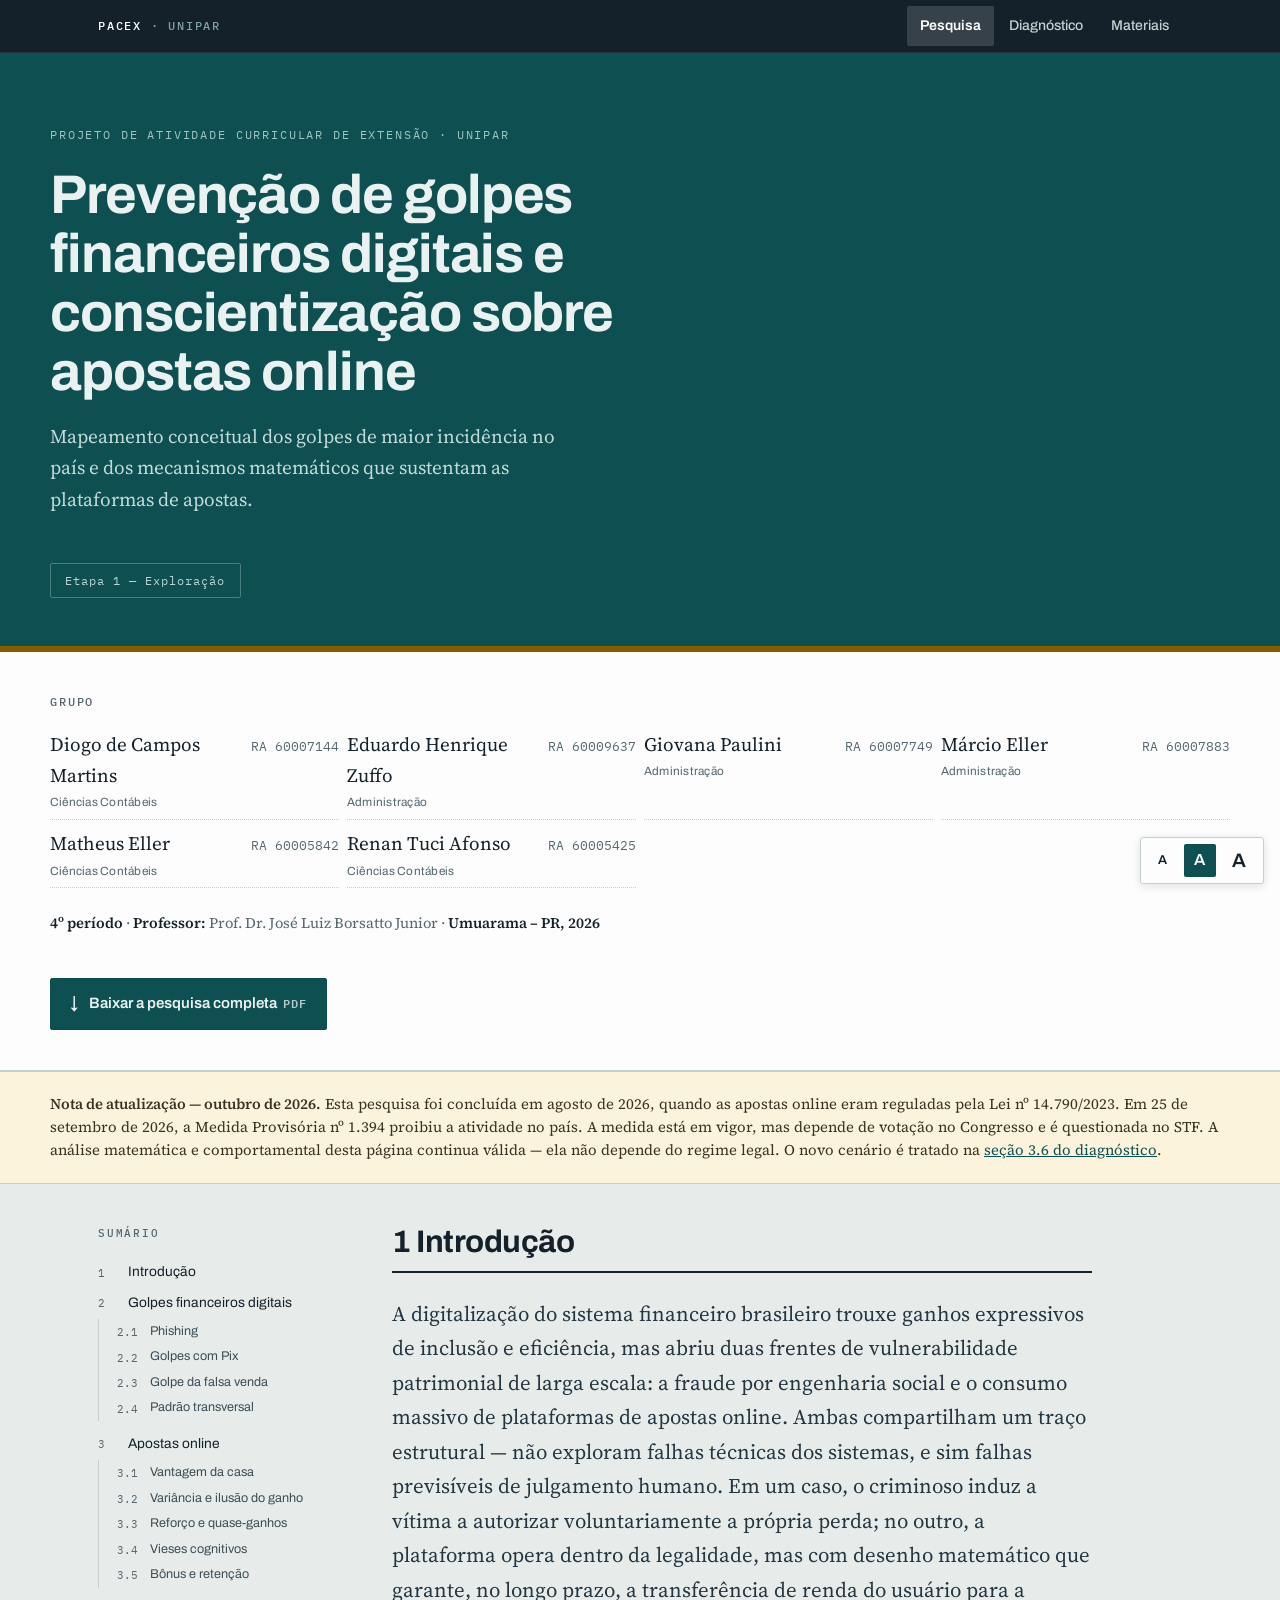
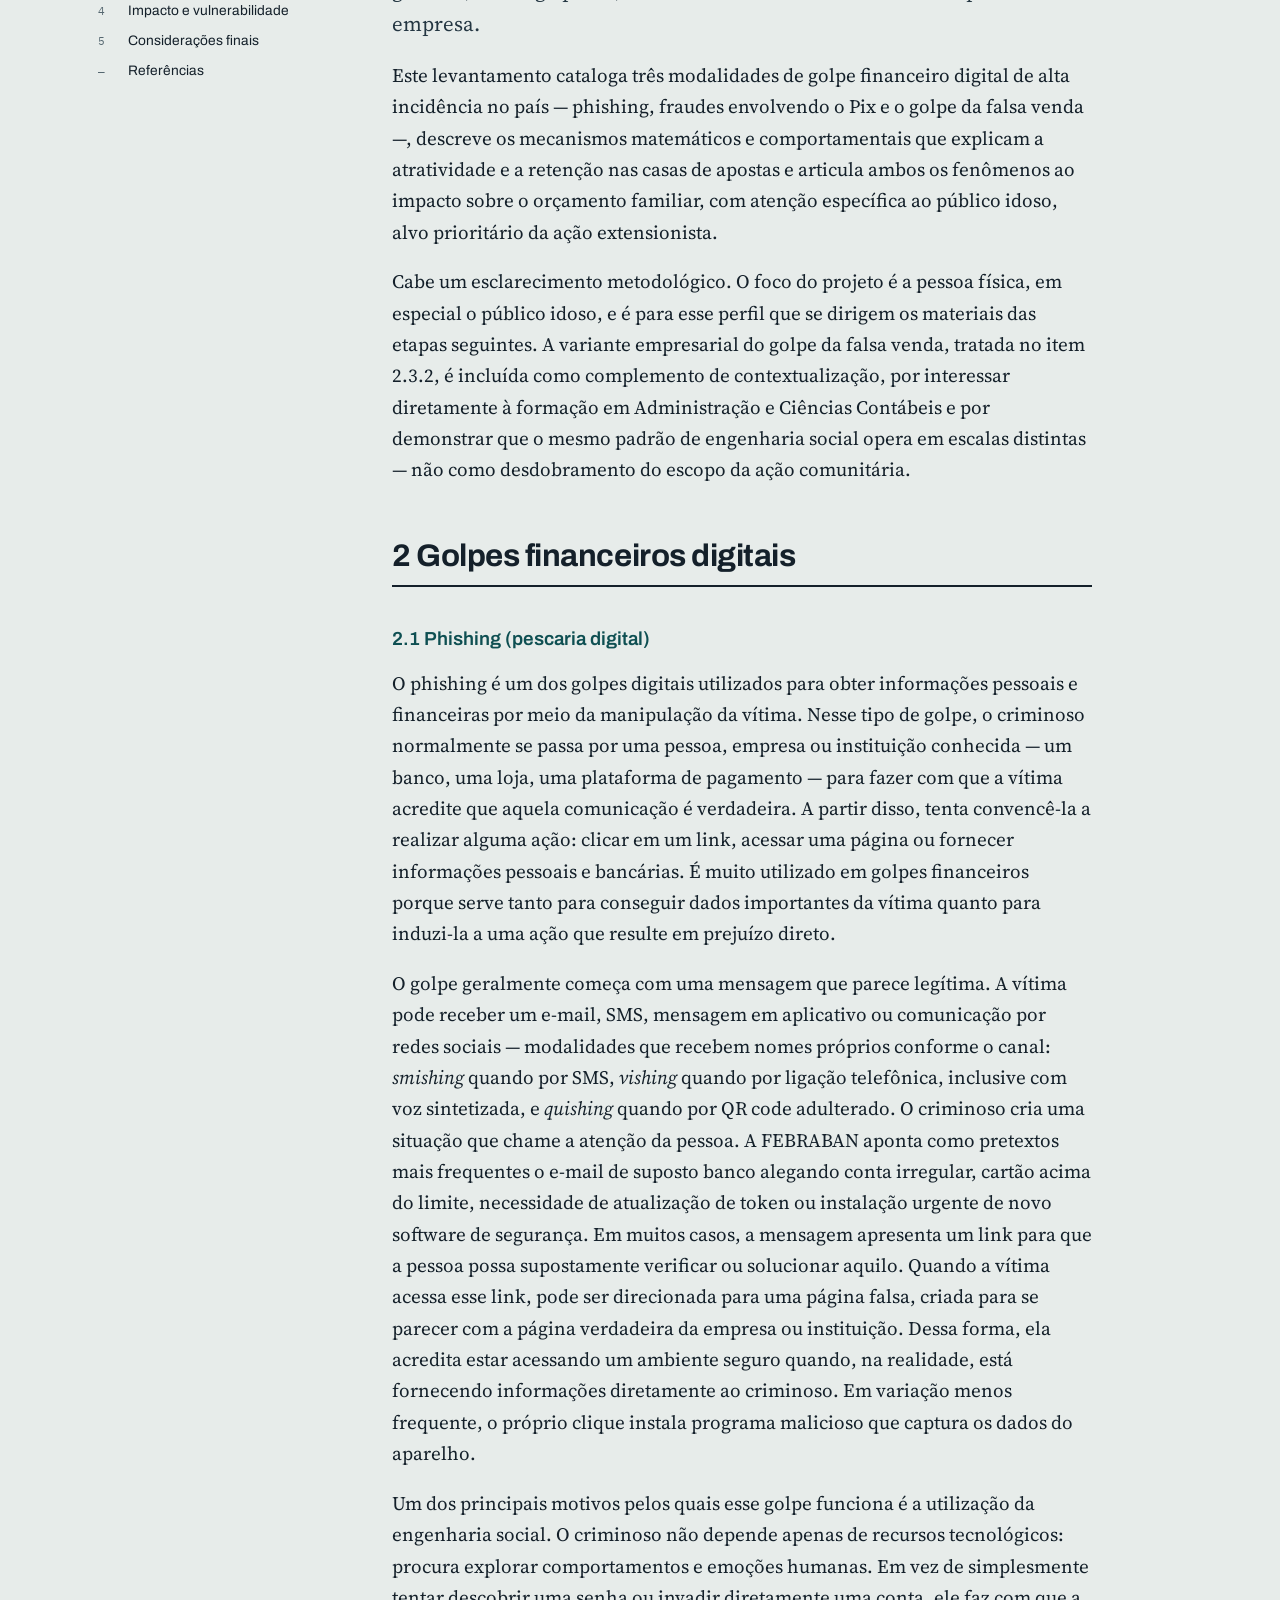
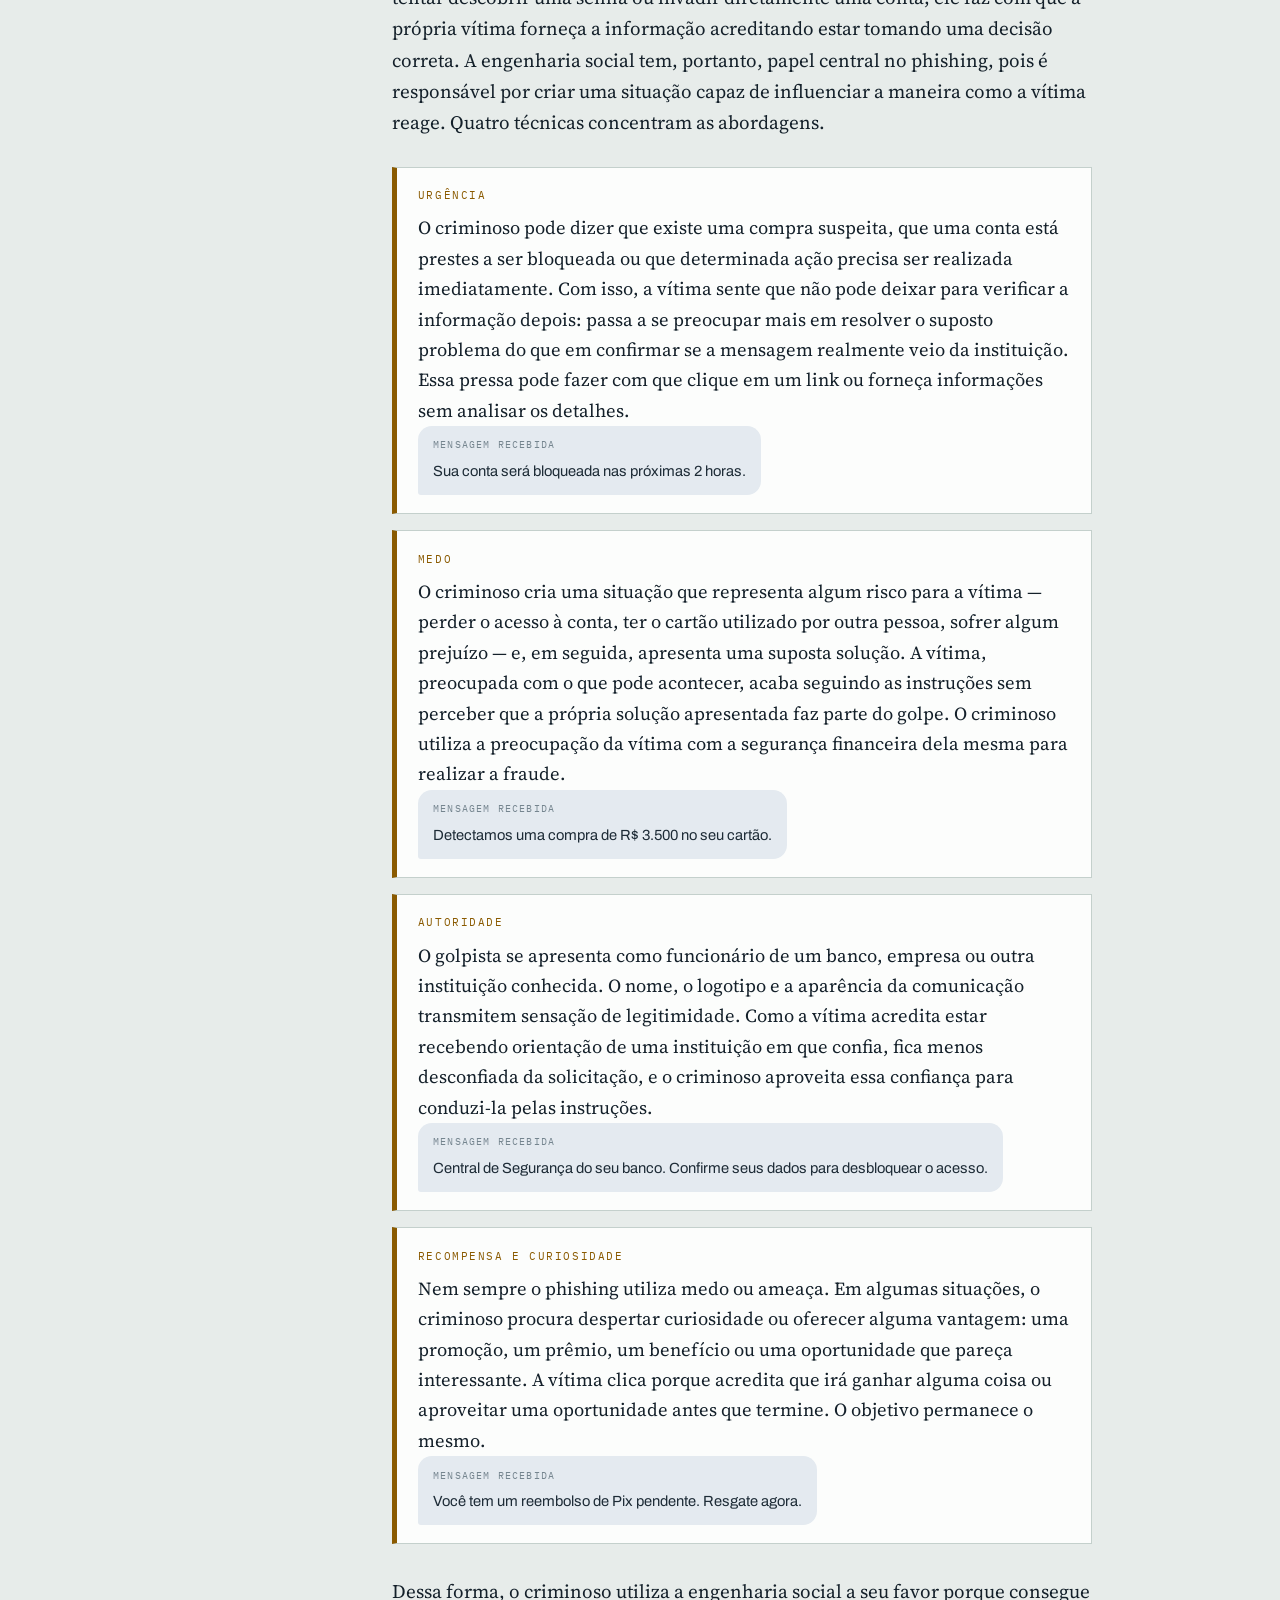
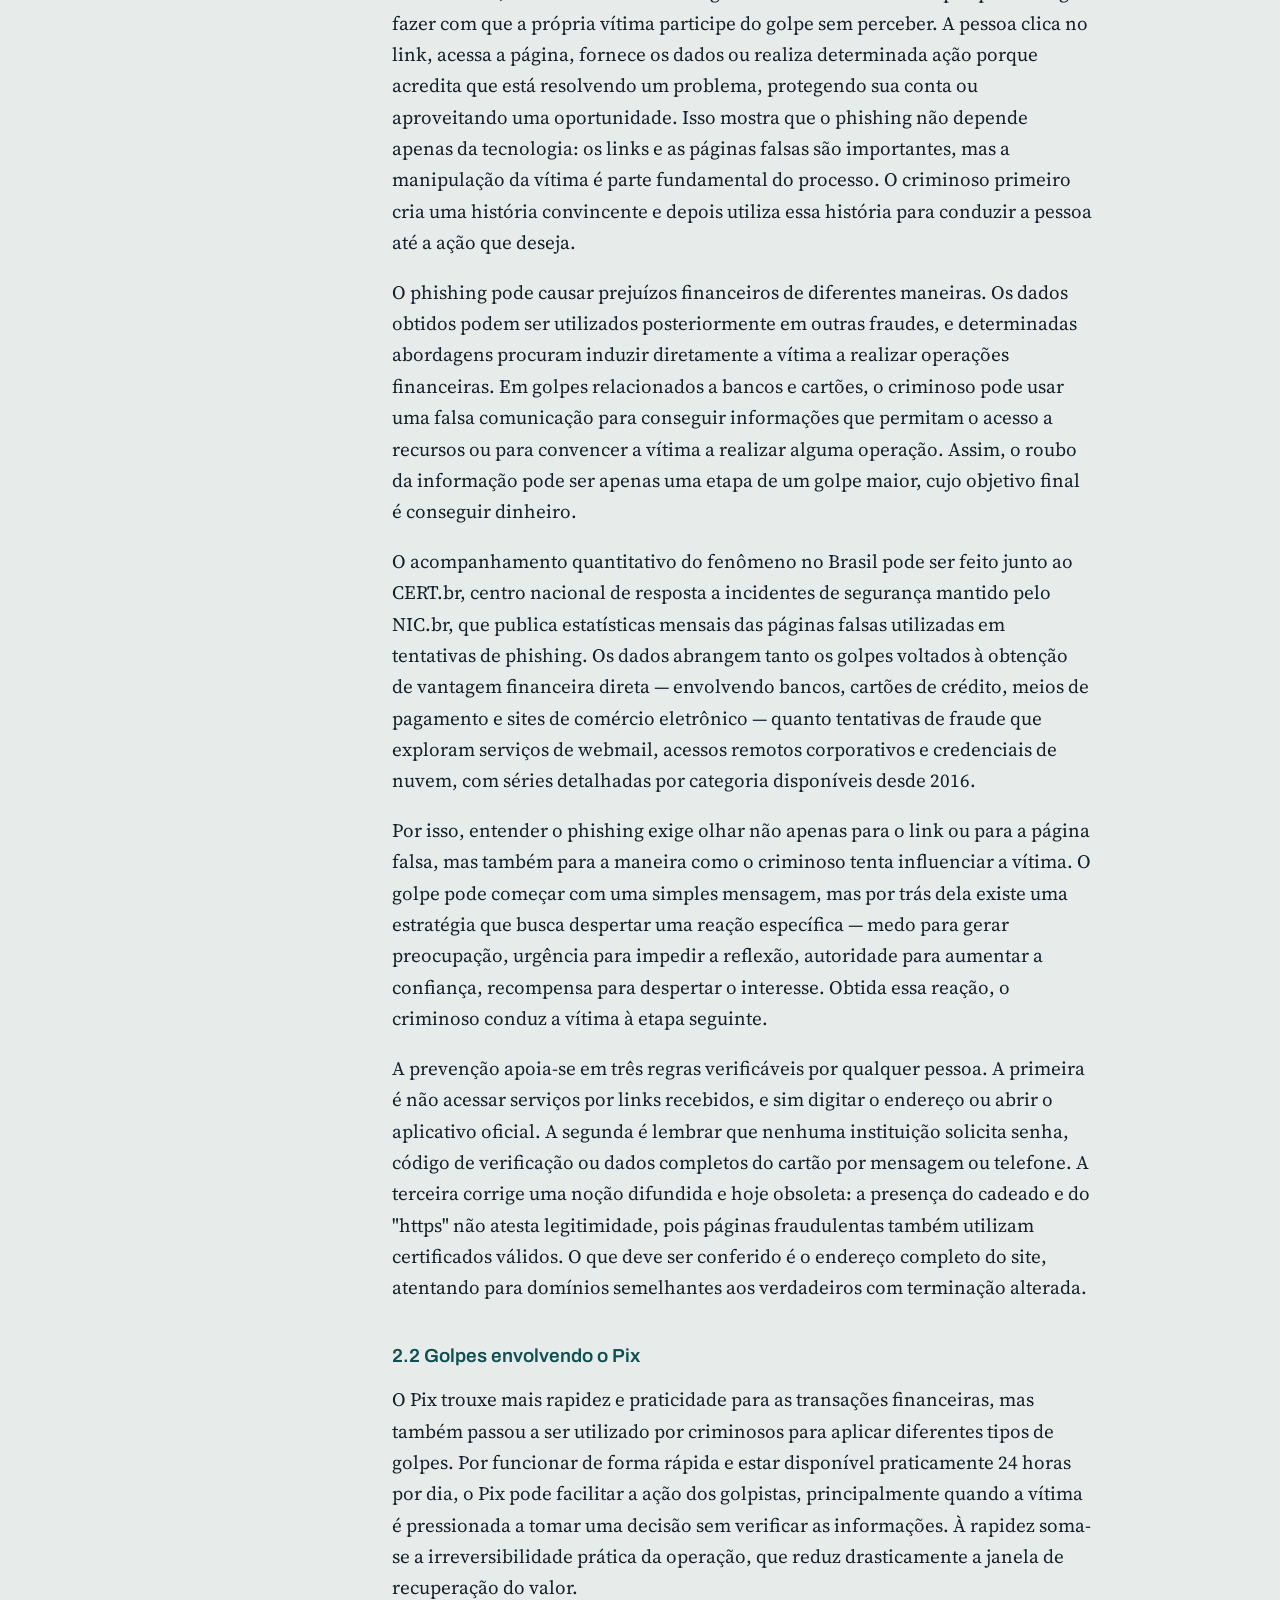
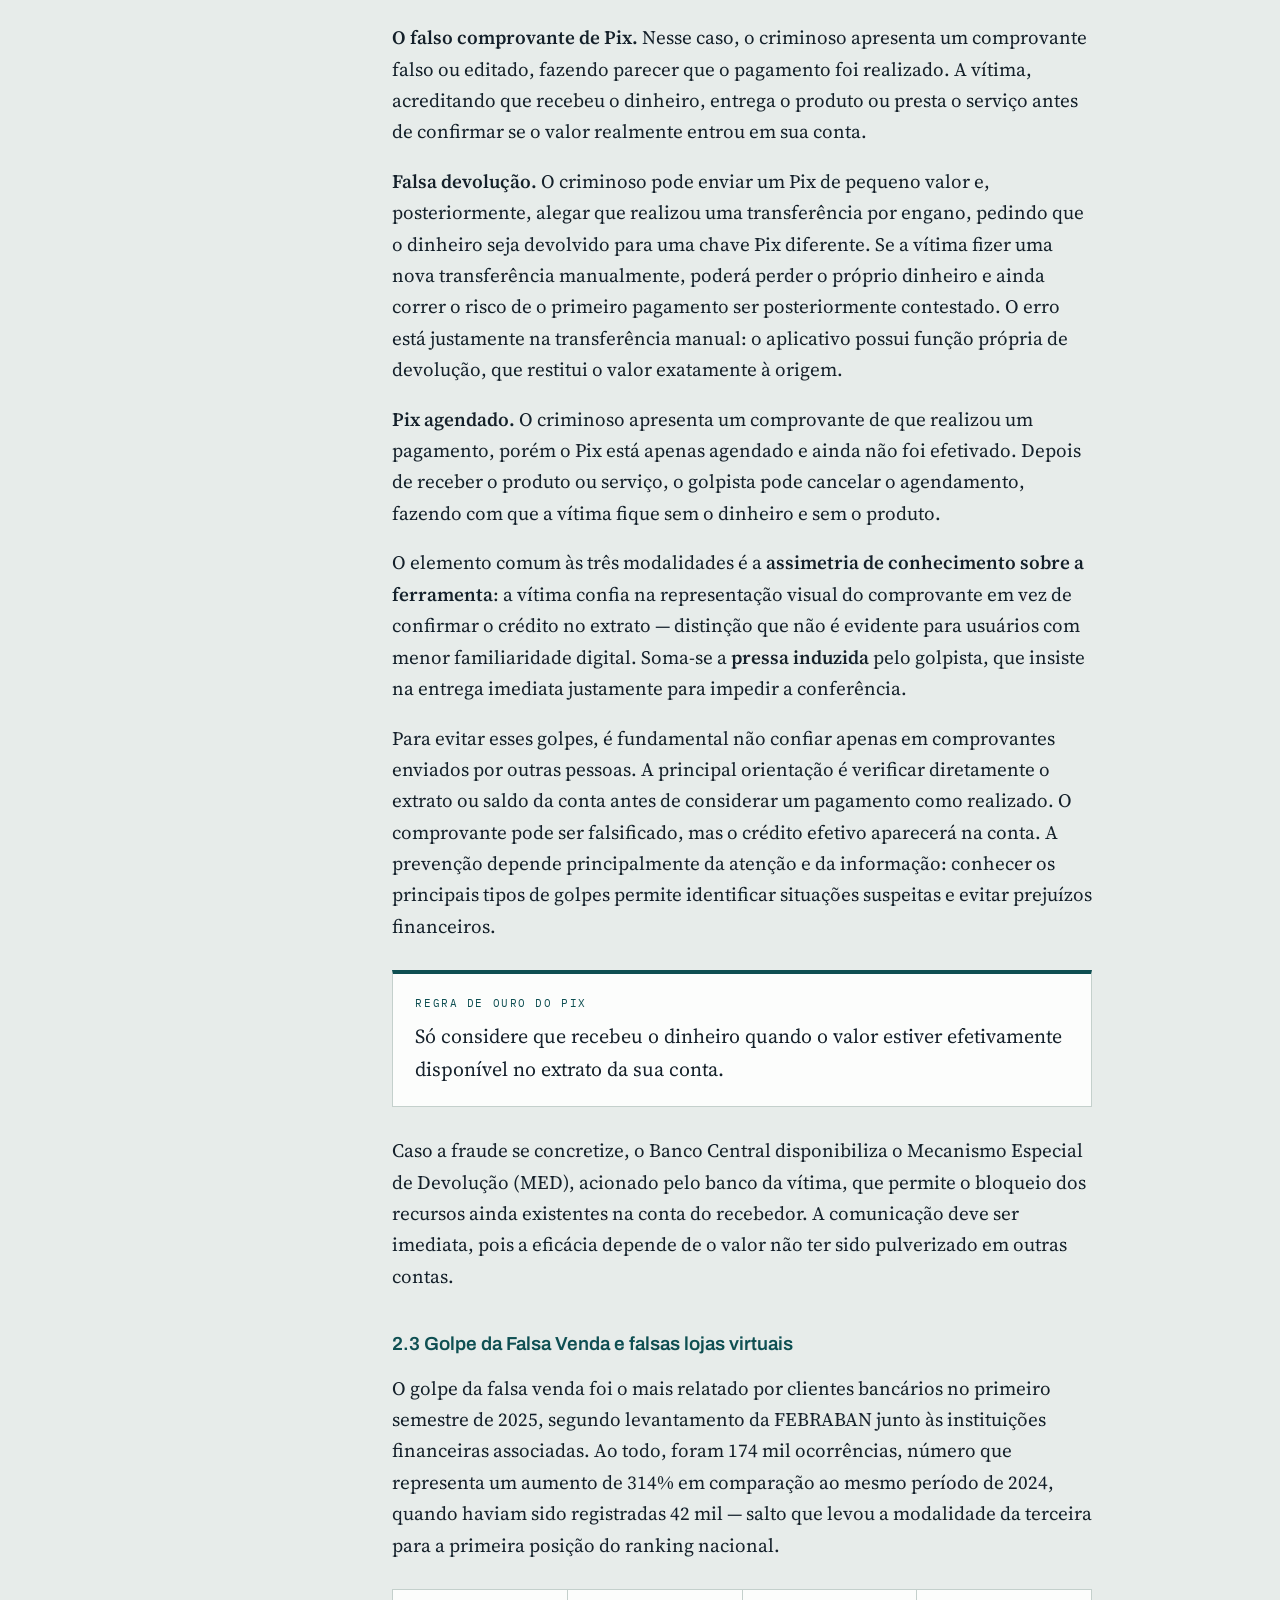
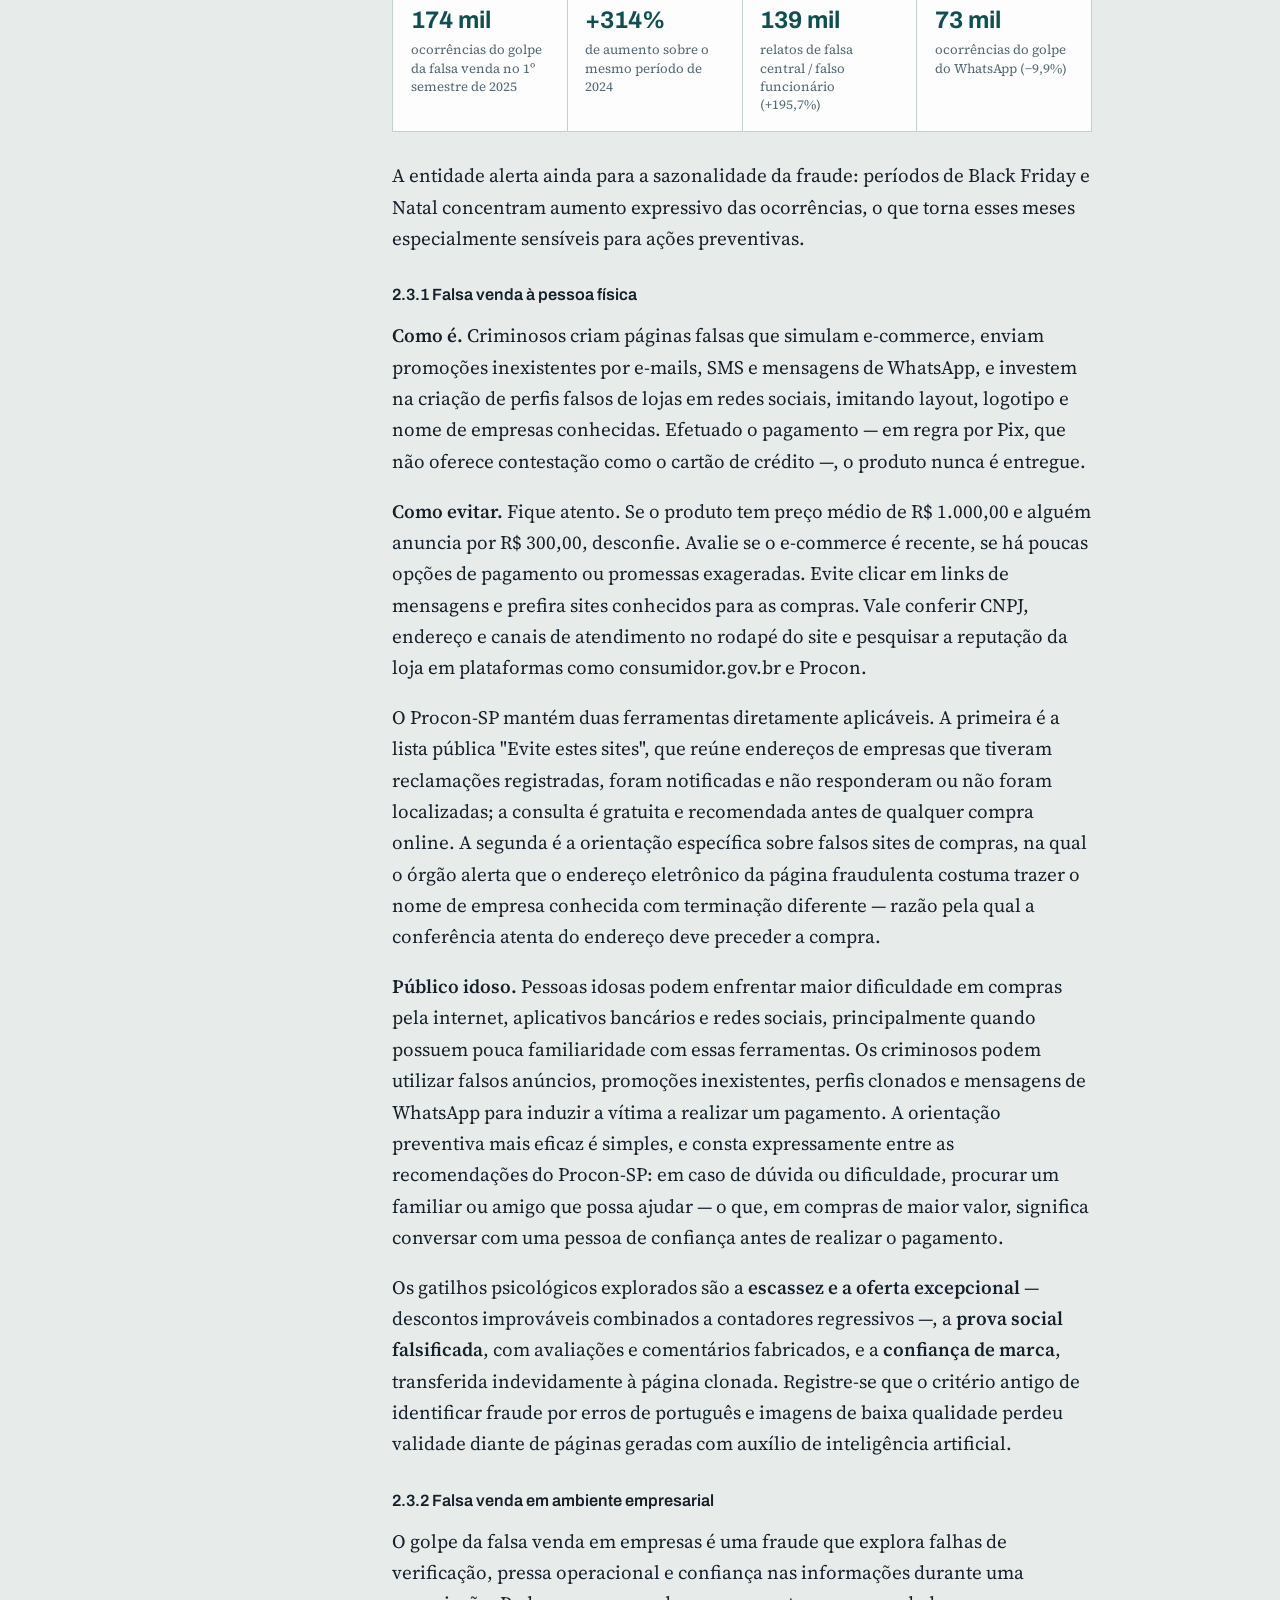
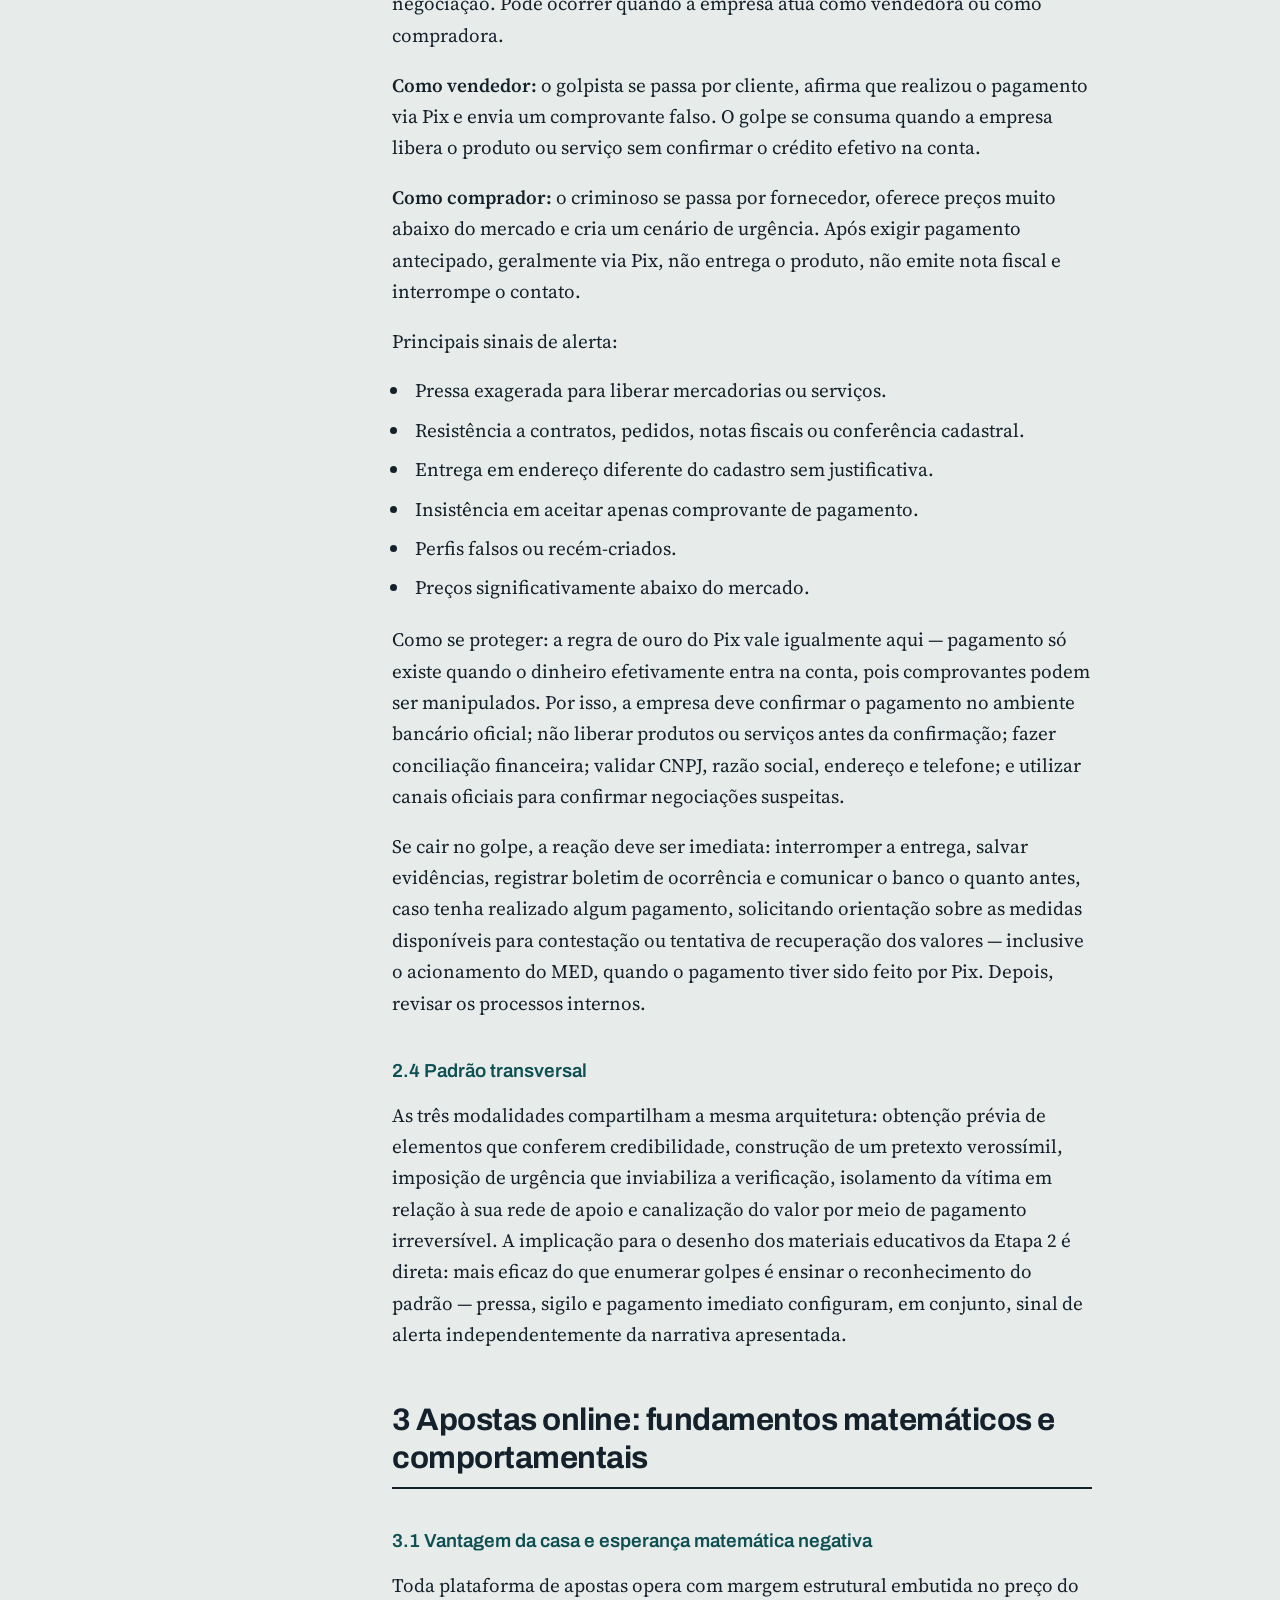
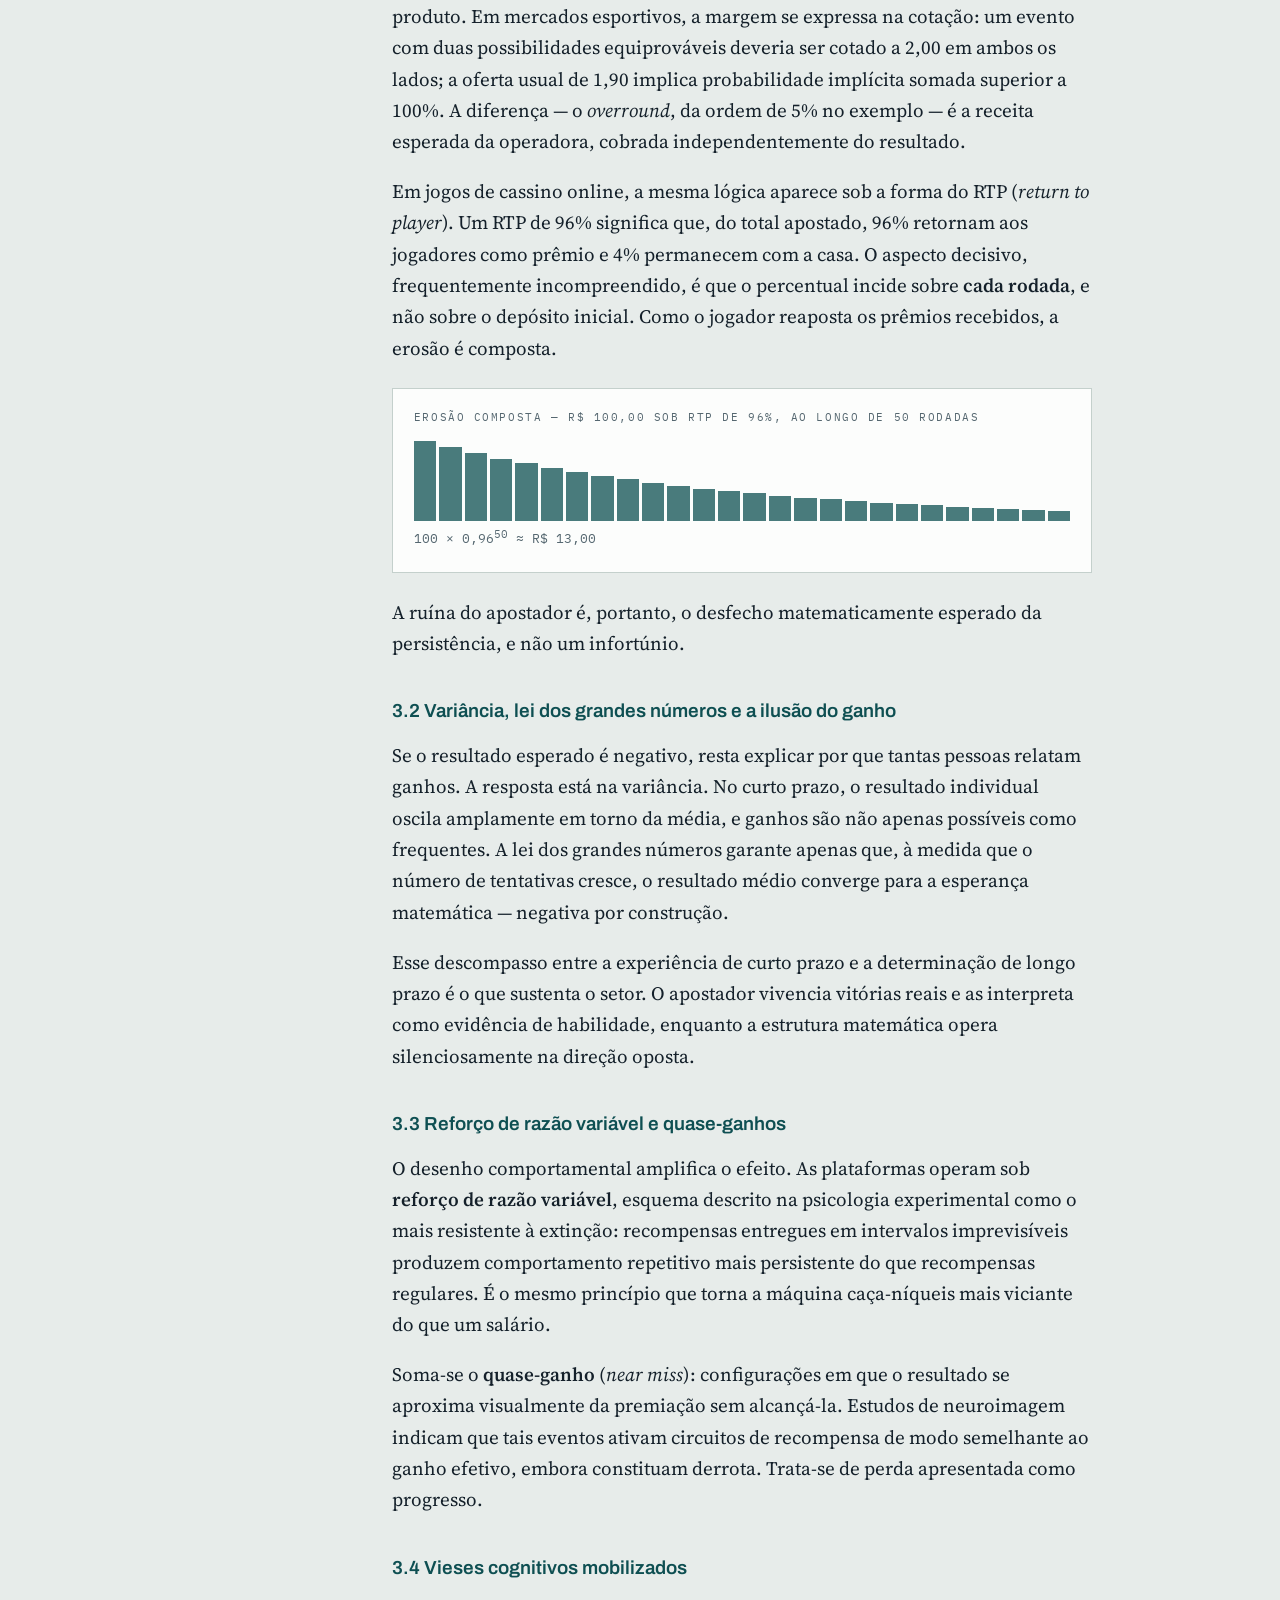
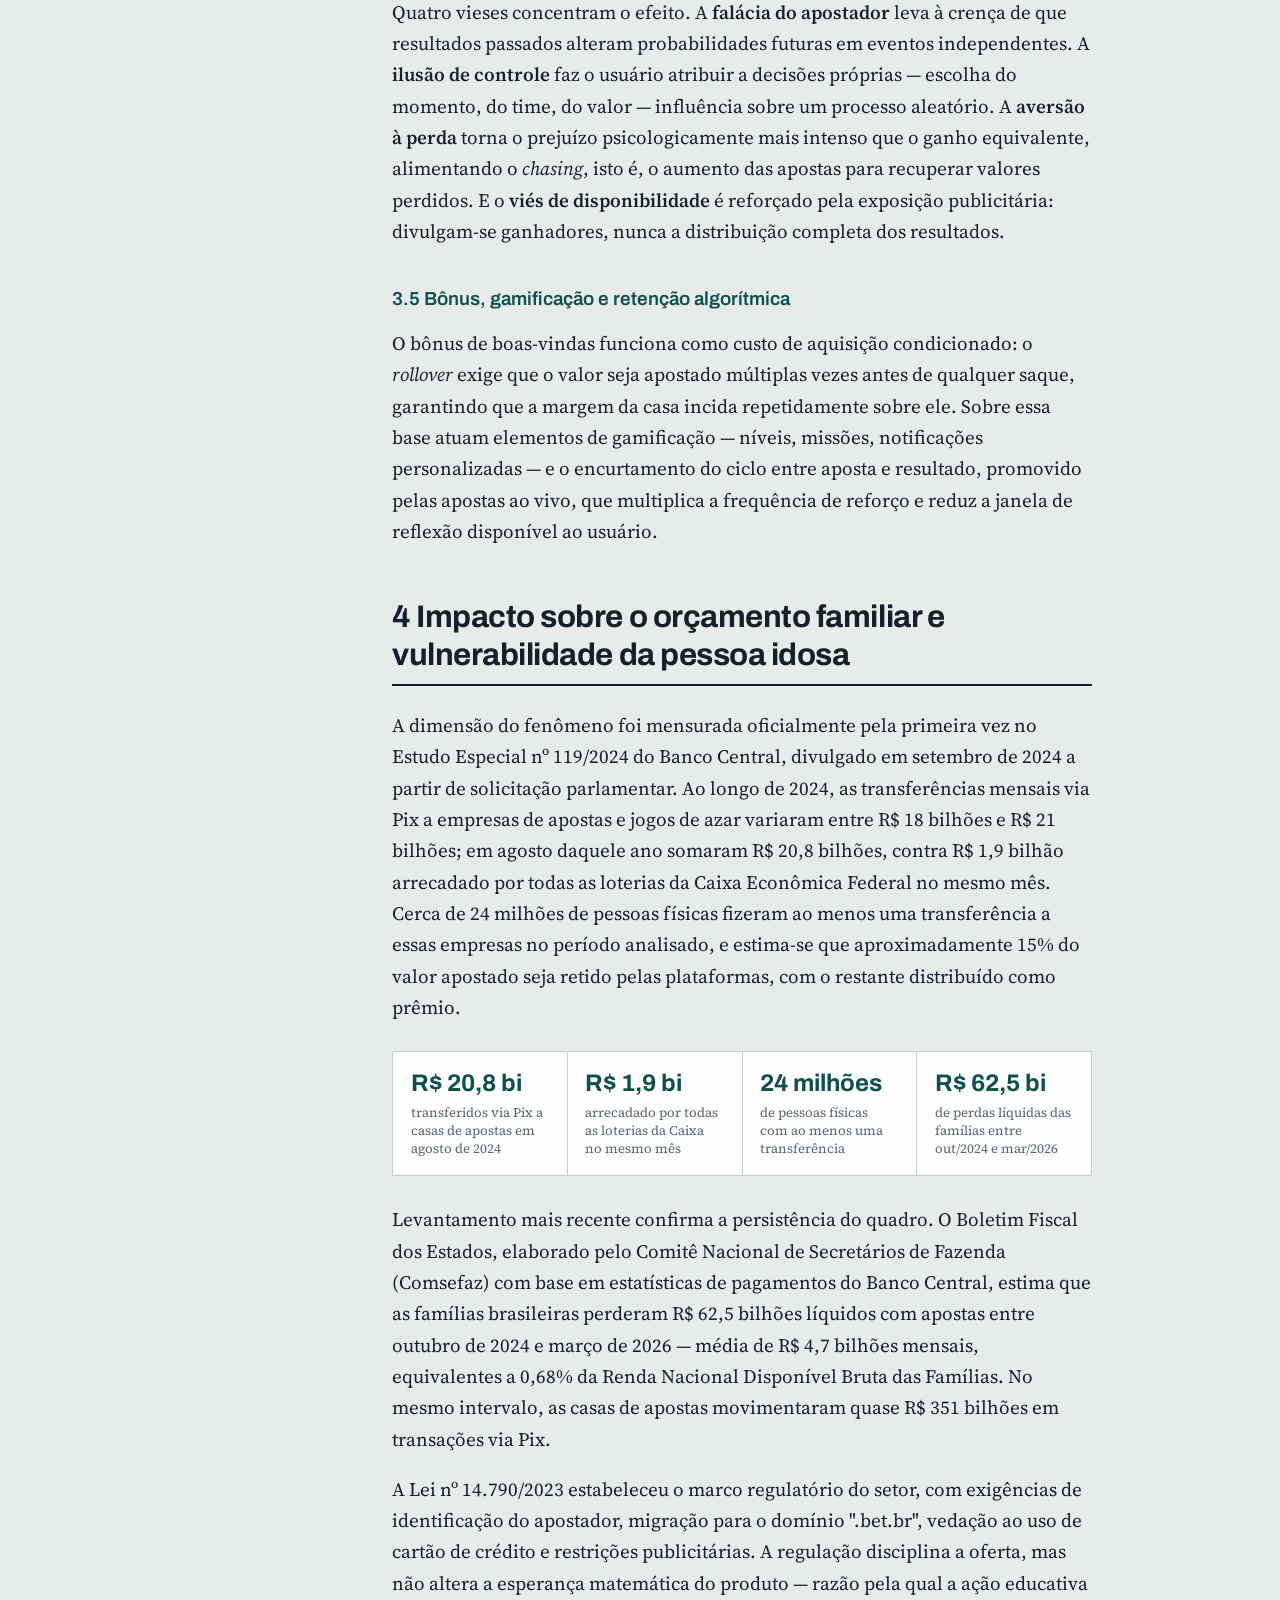
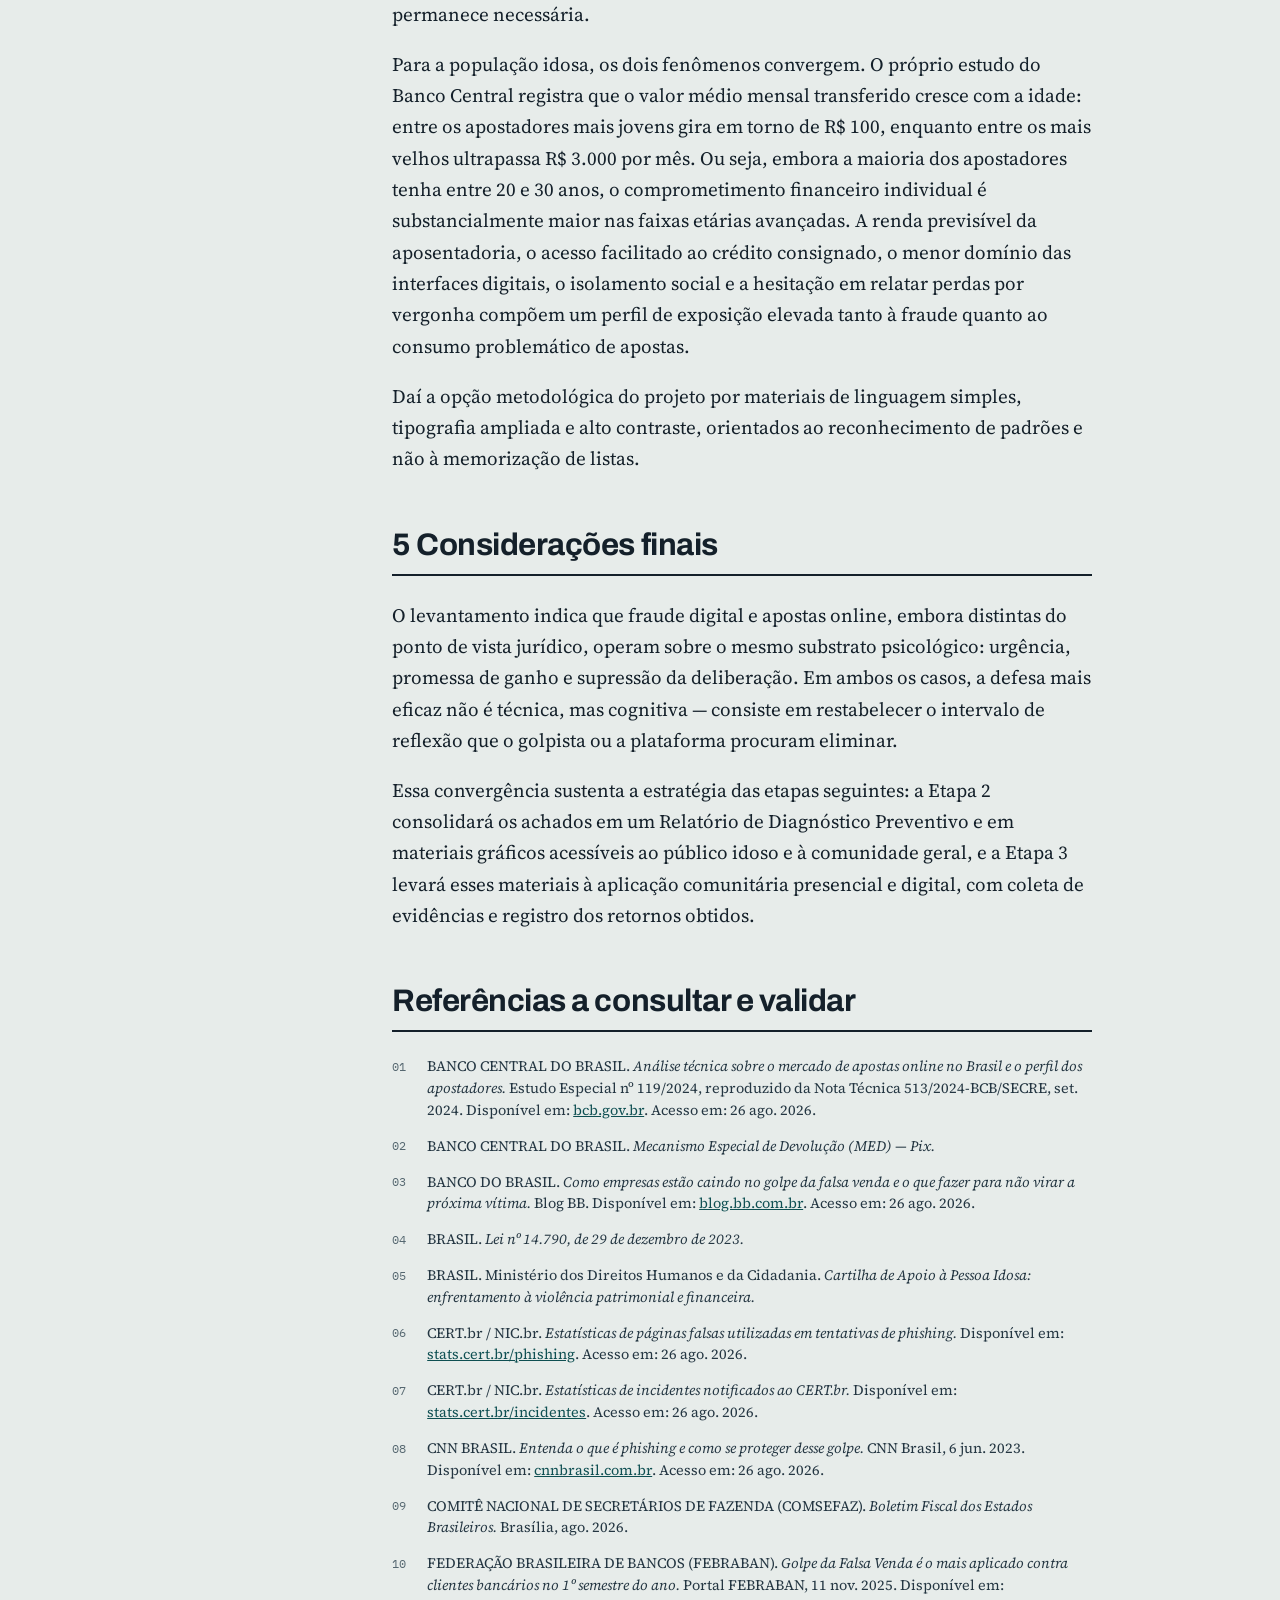
<file: index.html>
<!DOCTYPE html>
<html lang="pt-BR">
<head>
<meta charset="UTF-8">
<meta name="viewport" content="width=device-width, initial-scale=1.0">
<title>PACEx — Prevenção de golpes financeiros digitais e conscientização sobre apostas online</title>
<link rel="preconnect" href="https://fonts.googleapis.com">
<link rel="preconnect" href="https://fonts.gstatic.com" crossorigin>
<link href="https://fonts.googleapis.com/css2?family=Archivo:wght@500;600;700&family=Source+Serif+4:opsz,wght@8..60,400;8..60,600&family=IBM+Plex+Mono:wght@400;500&display=swap" rel="stylesheet">
<link rel="stylesheet" href="assets/estilo.css">
<style>
:root{
  --paper:#E7ECEA;
  --surface:#FCFDFC;
  --ink:#14202A;
  --teal:#0E4F52;
  --ochre:#8A5A00;
  --muted:#556770;
  --line:#C4D0CC;
  --fs:19px;
}
*{box-sizing:border-box;margin:0;padding:0}
html{scroll-behavior:smooth}
@media (prefers-reduced-motion:reduce){html{scroll-behavior:auto}*{animation:none!important;transition:none!important}}
body{
  background:var(--paper);color:var(--ink);
  font-family:"Source Serif 4",Georgia,serif;
  font-size:var(--fs);line-height:1.65;
  -webkit-font-smoothing:antialiased;
}

/* ---------- topo ---------- */
.masthead{
  background:var(--teal);color:#EAF2F1;
  padding:clamp(2.5rem,6vw,4.5rem) clamp(1.25rem,5vw,3rem) clamp(2rem,4vw,3rem);
  border-bottom:6px solid var(--ochre);
}
.masthead-inner{max-width:1180px;margin:0 auto}
.eyebrow{
  font-family:"IBM Plex Mono",monospace;font-size:.72rem;letter-spacing:.16em;
  text-transform:uppercase;color:#9FC5C2;margin-bottom:1.4rem;
}
.masthead h1{
  font-family:Archivo,system-ui,sans-serif;font-weight:700;
  font-size:clamp(1.9rem,5.2vw,3.4rem);line-height:1.08;
  letter-spacing:-.02em;max-width:20ch;
}
.masthead .sub{
  font-size:clamp(1rem,2.2vw,1.2rem);color:#C3DAD8;
  margin-top:1.2rem;max-width:52ch;
}
.stage{
  display:inline-block;margin-top:1.8rem;padding:.4rem .9rem;
  border:1px solid #4A7E80;border-radius:2px;
  font-family:"IBM Plex Mono",monospace;font-size:.78rem;letter-spacing:.08em;
  color:#B9D5D3;
}

/* ---------- grupo ---------- */
.group{
  background:var(--surface);border-bottom:1px solid var(--line);
  padding:clamp(1.75rem,4vw,2.5rem) clamp(1.25rem,5vw,3rem);
}
.group-inner{max-width:1180px;margin:0 auto}
.group h2{
  font-family:"IBM Plex Mono",monospace;font-size:.72rem;font-weight:500;
  letter-spacing:.16em;text-transform:uppercase;color:var(--muted);
  margin-bottom:1.1rem;
}
.roster{list-style:none;display:grid;gap:.5rem .5rem;grid-template-columns:repeat(auto-fill,minmax(255px,1fr))}
.roster li{display:flex;justify-content:space-between;gap:1rem;align-items:baseline;
  border-bottom:1px dotted var(--line);padding-bottom:.4rem}
.roster .ra{font-family:"IBM Plex Mono",monospace;font-size:.82rem;color:var(--muted);white-space:nowrap}
.roster .curso{display:block;font-style:normal;font-family:Archivo,sans-serif;
  font-size:.74rem;letter-spacing:.02em;color:var(--muted);margin-top:.12rem}
.meta{margin-top:1.4rem;font-size:.92rem;color:var(--muted)}
.meta strong{color:var(--ink);font-weight:600}

.download{
  display:inline-flex;align-items:center;gap:.7rem;margin-top:1.5rem;
  background:var(--teal);color:#EAF2F1;text-decoration:none;
  padding:.8rem 1.2rem;border-radius:2px;
  font-family:Archivo,sans-serif;font-size:.94rem;font-weight:600;
  border:1px solid var(--teal);transition:background .15s,color .15s;
}
.download em{font-style:normal;font-family:"IBM Plex Mono",monospace;
  font-size:.72rem;letter-spacing:.1em;opacity:.75;margin-left:.15rem}
.download .ico{font-size:1.05rem;line-height:1}
.download:hover{background:#0A3D40}
.download:focus-visible{outline:2px solid var(--ochre);outline-offset:2px}

/* ---------- layout ---------- */
.shell{max-width:1180px;margin:0 auto;padding:0 clamp(1.25rem,5vw,3rem);
  display:grid;grid-template-columns:230px 1fr;gap:clamp(2rem,5vw,4rem);align-items:start}
@media(max-width:900px){.shell{grid-template-columns:1fr;gap:0}}

nav.toc{position:sticky;top:4.2rem;padding:2.5rem 0;font-family:Archivo,sans-serif}
@media(max-width:900px){nav.toc{position:static;padding:1.75rem 0 .5rem;border-bottom:1px solid var(--line)}}
nav.toc h2{font-family:"IBM Plex Mono",monospace;font-size:.7rem;letter-spacing:.16em;
  text-transform:uppercase;color:var(--muted);margin-bottom:1rem;font-weight:500}
nav.toc ul{list-style:none}
nav.toc>ul>li{margin-bottom:.1rem}
nav.toc a{
  display:flex;gap:.55rem;text-decoration:none;color:var(--ink);
  font-size:.86rem;line-height:1.35;padding:.32rem .4rem .32rem 0;border-radius:2px;
}
nav.toc a b{font-family:"IBM Plex Mono",monospace;font-size:.7rem;font-weight:400;
  color:var(--muted);padding-top:.15rem;min-width:1.9em}
nav.toc ul ul{margin:.1rem 0 .55rem 0;padding-left:.55rem;border-left:1px solid var(--line)}
nav.toc ul ul a{font-size:.79rem;color:#3D4E58;padding:.25rem .4rem .25rem .55rem}
nav.toc ul ul a b{min-width:2.2em}
nav.toc a:hover{color:var(--teal)}
nav.toc a:hover b{color:var(--teal)}
nav.toc a:focus-visible{outline:2px solid var(--teal);outline-offset:2px}
nav.toc a.active{color:var(--teal);font-weight:600}
nav.toc a.active b{color:var(--teal)}

main{padding:2.5rem 0 4rem;max-width:70ch}

/* ---------- tipografia do corpo ---------- */
section{margin-bottom:3.25rem;scroll-margin-top:4.6rem}
h2.sec{
  font-family:Archivo,sans-serif;font-weight:700;
  font-size:clamp(1.45rem,3.4vw,1.95rem);line-height:1.2;letter-spacing:-.015em;
  padding-bottom:.6rem;border-bottom:2px solid var(--ink);margin-bottom:1.5rem;
}
h3.sub{scroll-margin-top:4.6rem;font-family:Archivo,sans-serif;font-weight:600;font-size:1.18rem;
  margin:2.25rem 0 .85rem;color:var(--teal)}
h4.subsub{font-family:Archivo,sans-serif;font-weight:600;font-size:1.02rem;
  margin:1.75rem 0 .7rem}
p{margin-bottom:1.15rem}
p.lead{font-size:1.1em;color:#243642}
strong{font-weight:600}
em{font-style:italic}

ul.plain{margin:0 0 1.3rem 1.15rem}
ul.plain li{margin-bottom:.5rem;padding-left:.3rem}

/* ---------- assinatura: cartões de mensagem ---------- */
.triggers{display:grid;gap:1rem;margin:1.75rem 0 2rem}
.trigger{
  background:var(--surface);border:1px solid var(--line);
  border-left:5px solid var(--ochre);padding:1.15rem 1.3rem;
}
.trigger .tag{
  font-family:"IBM Plex Mono",monospace;font-size:.7rem;letter-spacing:.14em;
  text-transform:uppercase;color:var(--ochre);display:block;margin-bottom:.55rem;
}
.trigger p{margin-bottom:.9rem;font-size:.97em}
.trigger p:last-of-type{margin-bottom:0}
.bubble{
  background:#E4EAF0;border-radius:14px 14px 14px 3px;
  padding:.7rem .95rem;font-family:Archivo,sans-serif;font-size:.92rem;
  color:#1D2B36;display:inline-block;max-width:100%;
}
.bubble::before{
  content:"mensagem recebida";display:block;
  font-family:"IBM Plex Mono",monospace;font-size:.62rem;letter-spacing:.12em;
  text-transform:uppercase;color:#75858F;margin-bottom:.35rem;
}

/* ---------- destaques ---------- */
.rule{
  background:var(--surface);border:1px solid var(--line);border-top:4px solid var(--teal);
  padding:1.25rem 1.4rem;margin:1.75rem 0;
}
.rule .label{font-family:"IBM Plex Mono",monospace;font-size:.7rem;letter-spacing:.14em;
  text-transform:uppercase;color:var(--teal);display:block;margin-bottom:.5rem}
.rule p{margin:0;font-size:1.05em}

.figures{display:grid;grid-template-columns:repeat(auto-fit,minmax(150px,1fr));
  gap:1px;background:var(--line);border:1px solid var(--line);margin:1.75rem 0}
.fig{background:var(--surface);padding:1.1rem}
.fig .n{font-family:Archivo,sans-serif;font-weight:700;font-size:1.5rem;
  color:var(--teal);display:block;line-height:1.1}
.fig .d{font-size:.82rem;color:var(--muted);margin-top:.4rem;display:block;line-height:1.4}

/* erosão RTP */
.decay{margin:1.5rem 0;border:1px solid var(--line);background:var(--surface);padding:1.2rem 1.3rem}
.decay .label{font-family:"IBM Plex Mono",monospace;font-size:.7rem;letter-spacing:.14em;
  text-transform:uppercase;color:var(--muted);display:block;margin-bottom:.9rem}
.bars{display:flex;align-items:flex-end;gap:3px;height:80px}
.bars i{flex:1;background:var(--teal);opacity:.75;display:block}
.decay .cap{font-size:.82rem;color:var(--muted);margin-top:.75rem;
  font-family:"IBM Plex Mono",monospace}

/* ---------- referências ---------- */
.refs{list-style:none;counter-reset:r}
.refs li{counter-increment:r;font-size:.9rem;line-height:1.5;margin-bottom:.9rem;
  padding-left:2.2rem;position:relative;color:#243642}
.refs li::before{content:counter(r,decimal-leading-zero);position:absolute;left:0;top:.1rem;
  font-family:"IBM Plex Mono",monospace;font-size:.72rem;color:var(--muted)}
.refs a{color:var(--teal);word-break:break-word}

/* ---------- controle de texto ---------- */
.a11y{
  position:fixed;right:1rem;bottom:1rem;z-index:50;display:flex;gap:.35rem;
  background:var(--surface);border:1px solid var(--line);padding:.4rem;border-radius:3px;
  box-shadow:0 2px 10px rgba(20,32,42,.12);
}
.a11y button{
  font-family:Archivo,sans-serif;font-weight:600;background:none;border:1px solid transparent;
  color:var(--ink);cursor:pointer;padding:.35rem .6rem;border-radius:2px;line-height:1;
}
.a11y button:hover{background:var(--paper)}
.a11y button[aria-pressed="true"]{background:var(--teal);color:#fff}
.a11y button:focus-visible{outline:2px solid var(--teal);outline-offset:1px}
.a11y .s{font-size:.8rem}.a11y .m{font-size:1rem}.a11y .l{font-size:1.22rem}

footer{border-top:1px solid var(--line);padding:2rem clamp(1.25rem,5vw,3rem) 3rem;
  font-size:.82rem;color:var(--muted)}
footer div{max-width:1180px;margin:0 auto}

@media print{
  .a11y,nav.toc,.download,.sitenav,.proximo{display:none}
  body{background:#fff;font-size:11pt}
  .shell{grid-template-columns:1fr;display:block}
  .masthead{background:#fff;color:#000;border-bottom:2px solid #000}
  .masthead .sub,.eyebrow{color:#444}
  section{page-break-inside:avoid}
}

/* ---------- identificacao no rodape ---------- */
footer .rodape-in{max-width:1180px;margin:0 auto}
footer .nota-rodape{margin-top:1.4rem;font-size:.82rem;color:var(--muted);line-height:1.5}

/* ---------- aviso de atualizacao ---------- */
.aviso-etapa1{background:#FBF3DC;border-top:1px solid var(--line);border-bottom:1px solid var(--line);
  padding:1.3rem clamp(1.25rem,5vw,3rem)}
.aviso-etapa1-in{max-width:1180px;margin:0 auto;font-size:.93rem;line-height:1.55;color:#3A3122}
.aviso-etapa1-in a{color:var(--teal)}
@media print{.aviso-etapa1{background:#fff}}

/* ---------- bloco de continuidade ---------- */
.proximo{background:var(--surface);border-top:1px solid var(--line);
  padding:clamp(2.2rem,5vw,3.2rem) clamp(1.25rem,5vw,3rem)}
.proximo-in{max-width:1180px;margin:0 auto}
.proximo h2{font-family:"IBM Plex Mono",monospace;font-size:.72rem;letter-spacing:.16em;
  text-transform:uppercase;color:var(--muted);margin-bottom:1.2rem;font-weight:500}
.proximo-grade{display:grid;grid-template-columns:repeat(auto-fit,minmax(280px,1fr));gap:1rem}
.cartao{display:flex;flex-direction:column;gap:.5rem;text-decoration:none;color:var(--ink);
  background:var(--paper);border:1px solid var(--line);padding:1.3rem 1.4rem;
  transition:border-color .15s,transform .15s}
.cartao:hover{border-color:var(--teal);transform:translateY(-2px)}
.cartao:focus-visible{outline:2px solid var(--teal);outline-offset:2px}
.cartao .et{font-family:"IBM Plex Mono",monospace;font-size:.66rem;letter-spacing:.13em;
  text-transform:uppercase;color:var(--ochre)}
.cartao strong{font-family:Archivo,sans-serif;font-size:1.12rem;font-weight:700;line-height:1.25}
.cartao .tx{font-size:.93rem;line-height:1.5;color:#33454F}
.cartao .ir{font-family:Archivo,sans-serif;font-size:.88rem;font-weight:600;color:var(--teal);margin-top:.3rem}
@media print{.proximo{display:none}}
</style>
</head>
<body>

<nav class="sitenav" aria-label="Seções do projeto">
  <div class="sitenav-in">
    <a class="marca" href="index.html">PACEx<span> · UNIPAR</span></a>
    <ul>
      <li><a href="index.html" class="atual" aria-current="page">Pesquisa</a></li>
      <li><a href="diagnostico.html">Diagnóstico</a></li>
      <li><a href="materiais.html">Materiais</a></li>
    </ul>
  </div>
</nav>

<header class="masthead">
  <div class="masthead-inner">
    <div class="eyebrow">Projeto de Atividade Curricular de Extensão · UNIPAR</div>
    <h1>Prevenção de golpes financeiros digitais e conscientização sobre apostas online</h1>
    <p class="sub">Mapeamento conceitual dos golpes de maior incidência no país e dos mecanismos matemáticos que sustentam as plataformas de apostas.</p>
    <span class="stage">Etapa 1 — Exploração</span>
  </div>
</header>

<div class="group">
  <div class="group-inner">
    <h2>Grupo</h2>
    <ul class="roster">
      <li><span>Diogo de Campos Martins<em class="curso">Ciências Contábeis</em></span><span class="ra">RA 60007144</span></li>
      <li><span>Eduardo Henrique Zuffo<em class="curso">Administração</em></span><span class="ra">RA 60009637</span></li>
      <li><span>Giovana Paulini<em class="curso">Administração</em></span><span class="ra">RA 60007749</span></li>
      <li><span>Márcio Eller<em class="curso">Administração</em></span><span class="ra">RA 60007883</span></li>
      <li><span>Matheus Eller<em class="curso">Ciências Contábeis</em></span><span class="ra">RA 60005842</span></li>
      <li><span>Renan Tuci Afonso<em class="curso">Ciências Contábeis</em></span><span class="ra">RA 60005425</span></li>
    </ul>
    <p class="meta"><strong>4º período</strong> · <strong>Professor:</strong> Prof. Dr. José Luiz Borsatto Junior · <strong>Umuarama – PR, 2026</strong></p>
    <a class="download" href="assets/docs/PACExPrevencaoDeGolpes.pdf" download>
      <span class="ico" aria-hidden="true">↓</span>
      <span>Baixar a pesquisa completa <em>PDF</em></span>
    </a>
  </div>
</div>

<div class="aviso-etapa1">
  <div class="aviso-etapa1-in">
    <strong>Nota de atualização — outubro de 2026.</strong>
    Esta pesquisa foi concluída em agosto de 2026, quando as apostas online eram reguladas pela Lei nº 14.790/2023.
    Em 25 de setembro de 2026, a Medida Provisória nº 1.394 proibiu a atividade no país. A medida está em vigor,
    mas depende de votação no Congresso e é questionada no STF. A análise matemática e comportamental desta página
    continua válida — ela não depende do regime legal. O novo cenário é tratado na
    <a href="diagnostico.html#d36">seção 3.6 do diagnóstico</a>.
  </div>
</div>

<div class="shell">
  <nav class="toc" aria-label="Sumário">
    <h2>Sumário</h2>
    <ul>
      <li><a href="#s1"><b>1</b> Introdução</a></li>
      <li><a href="#s2"><b>2</b> Golpes financeiros digitais</a>
        <ul>
          <li><a href="#s21"><b>2.1</b> Phishing</a></li>
          <li><a href="#s22"><b>2.2</b> Golpes com Pix</a></li>
          <li><a href="#s23"><b>2.3</b> Golpe da falsa venda</a></li>
          <li><a href="#s24"><b>2.4</b> Padrão transversal</a></li>
        </ul>
      </li>
      <li><a href="#s3"><b>3</b> Apostas online</a>
        <ul>
          <li><a href="#s31"><b>3.1</b> Vantagem da casa</a></li>
          <li><a href="#s32"><b>3.2</b> Variância e ilusão do ganho</a></li>
          <li><a href="#s33"><b>3.3</b> Reforço e quase-ganhos</a></li>
          <li><a href="#s34"><b>3.4</b> Vieses cognitivos</a></li>
          <li><a href="#s35"><b>3.5</b> Bônus e retenção</a></li>
        </ul>
      </li>
      <li><a href="#s4"><b>4</b> Impacto e vulnerabilidade</a></li>
      <li><a href="#s5"><b>5</b> Considerações finais</a></li>
      <li><a href="#refs"><b>—</b> Referências</a></li>
    </ul>
  </nav>

  <main>

    <section id="s1">
      <h2 class="sec">1 Introdução</h2>
      <p class="lead">A digitalização do sistema financeiro brasileiro trouxe ganhos expressivos de inclusão e eficiência, mas abriu duas frentes de vulnerabilidade patrimonial de larga escala: a fraude por engenharia social e o consumo massivo de plataformas de apostas online. Ambas compartilham um traço estrutural — não exploram falhas técnicas dos sistemas, e sim falhas previsíveis de julgamento humano. Em um caso, o criminoso induz a vítima a autorizar voluntariamente a própria perda; no outro, a plataforma opera dentro da legalidade, mas com desenho matemático que garante, no longo prazo, a transferência de renda do usuário para a empresa.</p>
      <p>Este levantamento cataloga três modalidades de golpe financeiro digital de alta incidência no país — phishing, fraudes envolvendo o Pix e o golpe da falsa venda —, descreve os mecanismos matemáticos e comportamentais que explicam a atratividade e a retenção nas casas de apostas e articula ambos os fenômenos ao impacto sobre o orçamento familiar, com atenção específica ao público idoso, alvo prioritário da ação extensionista.</p>
      <p>Cabe um esclarecimento metodológico. O foco do projeto é a pessoa física, em especial o público idoso, e é para esse perfil que se dirigem os materiais das etapas seguintes. A variante empresarial do golpe da falsa venda, tratada no item 2.3.2, é incluída como complemento de contextualização, por interessar diretamente à formação em Administração e Ciências Contábeis e por demonstrar que o mesmo padrão de engenharia social opera em escalas distintas — não como desdobramento do escopo da ação comunitária.</p>
    </section>

    <section id="s2">
      <h2 class="sec">2 Golpes financeiros digitais</h2>

      <h3 class="sub" id="s21">2.1 Phishing (pescaria digital)</h3>
      <p>O phishing é um dos golpes digitais utilizados para obter informações pessoais e financeiras por meio da manipulação da vítima. Nesse tipo de golpe, o criminoso normalmente se passa por uma pessoa, empresa ou instituição conhecida — um banco, uma loja, uma plataforma de pagamento — para fazer com que a vítima acredite que aquela comunicação é verdadeira. A partir disso, tenta convencê-la a realizar alguma ação: clicar em um link, acessar uma página ou fornecer informações pessoais e bancárias. É muito utilizado em golpes financeiros porque serve tanto para conseguir dados importantes da vítima quanto para induzi-la a uma ação que resulte em prejuízo direto.</p>
      <p>O golpe geralmente começa com uma mensagem que parece legítima. A vítima pode receber um e-mail, SMS, mensagem em aplicativo ou comunicação por redes sociais — modalidades que recebem nomes próprios conforme o canal: <em>smishing</em> quando por SMS, <em>vishing</em> quando por ligação telefônica, inclusive com voz sintetizada, e <em>quishing</em> quando por QR code adulterado. O criminoso cria uma situação que chame a atenção da pessoa. A FEBRABAN aponta como pretextos mais frequentes o e-mail de suposto banco alegando conta irregular, cartão acima do limite, necessidade de atualização de token ou instalação urgente de novo software de segurança. Em muitos casos, a mensagem apresenta um link para que a pessoa possa supostamente verificar ou solucionar aquilo. Quando a vítima acessa esse link, pode ser direcionada para uma página falsa, criada para se parecer com a página verdadeira da empresa ou instituição. Dessa forma, ela acredita estar acessando um ambiente seguro quando, na realidade, está fornecendo informações diretamente ao criminoso. Em variação menos frequente, o próprio clique instala programa malicioso que captura os dados do aparelho.</p>
      <p>Um dos principais motivos pelos quais esse golpe funciona é a utilização da engenharia social. O criminoso não depende apenas de recursos tecnológicos: procura explorar comportamentos e emoções humanas. Em vez de simplesmente tentar descobrir uma senha ou invadir diretamente uma conta, ele faz com que a própria vítima forneça a informação acreditando estar tomando uma decisão correta. A engenharia social tem, portanto, papel central no phishing, pois é responsável por criar uma situação capaz de influenciar a maneira como a vítima reage. Quatro técnicas concentram as abordagens.</p>

      <div class="triggers">
        <div class="trigger">
          <span class="tag">Urgência</span>
          <p>O criminoso pode dizer que existe uma compra suspeita, que uma conta está prestes a ser bloqueada ou que determinada ação precisa ser realizada imediatamente. Com isso, a vítima sente que não pode deixar para verificar a informação depois: passa a se preocupar mais em resolver o suposto problema do que em confirmar se a mensagem realmente veio da instituição. Essa pressa pode fazer com que clique em um link ou forneça informações sem analisar os detalhes.</p>
          <span class="bubble">Sua conta será bloqueada nas próximas 2 horas.</span>
        </div>
        <div class="trigger">
          <span class="tag">Medo</span>
          <p>O criminoso cria uma situação que representa algum risco para a vítima — perder o acesso à conta, ter o cartão utilizado por outra pessoa, sofrer algum prejuízo — e, em seguida, apresenta uma suposta solução. A vítima, preocupada com o que pode acontecer, acaba seguindo as instruções sem perceber que a própria solução apresentada faz parte do golpe. O criminoso utiliza a preocupação da vítima com a segurança financeira dela mesma para realizar a fraude.</p>
          <span class="bubble">Detectamos uma compra de R$ 3.500 no seu cartão.</span>
        </div>
        <div class="trigger">
          <span class="tag">Autoridade</span>
          <p>O golpista se apresenta como funcionário de um banco, empresa ou outra instituição conhecida. O nome, o logotipo e a aparência da comunicação transmitem sensação de legitimidade. Como a vítima acredita estar recebendo orientação de uma instituição em que confia, fica menos desconfiada da solicitação, e o criminoso aproveita essa confiança para conduzi-la pelas instruções.</p>
          <span class="bubble">Central de Segurança do seu banco. Confirme seus dados para desbloquear o acesso.</span>
        </div>
        <div class="trigger">
          <span class="tag">Recompensa e curiosidade</span>
          <p>Nem sempre o phishing utiliza medo ou ameaça. Em algumas situações, o criminoso procura despertar curiosidade ou oferecer alguma vantagem: uma promoção, um prêmio, um benefício ou uma oportunidade que pareça interessante. A vítima clica porque acredita que irá ganhar alguma coisa ou aproveitar uma oportunidade antes que termine. O objetivo permanece o mesmo.</p>
          <span class="bubble">Você tem um reembolso de Pix pendente. Resgate agora.</span>
        </div>
      </div>

      <p>Dessa forma, o criminoso utiliza a engenharia social a seu favor porque consegue fazer com que a própria vítima participe do golpe sem perceber. A pessoa clica no link, acessa a página, fornece os dados ou realiza determinada ação porque acredita que está resolvendo um problema, protegendo sua conta ou aproveitando uma oportunidade. Isso mostra que o phishing não depende apenas da tecnologia: os links e as páginas falsas são importantes, mas a manipulação da vítima é parte fundamental do processo. O criminoso primeiro cria uma história convincente e depois utiliza essa história para conduzir a pessoa até a ação que deseja.</p>
      <p>O phishing pode causar prejuízos financeiros de diferentes maneiras. Os dados obtidos podem ser utilizados posteriormente em outras fraudes, e determinadas abordagens procuram induzir diretamente a vítima a realizar operações financeiras. Em golpes relacionados a bancos e cartões, o criminoso pode usar uma falsa comunicação para conseguir informações que permitam o acesso a recursos ou para convencer a vítima a realizar alguma operação. Assim, o roubo da informação pode ser apenas uma etapa de um golpe maior, cujo objetivo final é conseguir dinheiro.</p>
      <p>O acompanhamento quantitativo do fenômeno no Brasil pode ser feito junto ao CERT.br, centro nacional de resposta a incidentes de segurança mantido pelo NIC.br, que publica estatísticas mensais das páginas falsas utilizadas em tentativas de phishing. Os dados abrangem tanto os golpes voltados à obtenção de vantagem financeira direta — envolvendo bancos, cartões de crédito, meios de pagamento e sites de comércio eletrônico — quanto tentativas de fraude que exploram serviços de webmail, acessos remotos corporativos e credenciais de nuvem, com séries detalhadas por categoria disponíveis desde 2016.</p>
      <p>Por isso, entender o phishing exige olhar não apenas para o link ou para a página falsa, mas também para a maneira como o criminoso tenta influenciar a vítima. O golpe pode começar com uma simples mensagem, mas por trás dela existe uma estratégia que busca despertar uma reação específica — medo para gerar preocupação, urgência para impedir a reflexão, autoridade para aumentar a confiança, recompensa para despertar o interesse. Obtida essa reação, o criminoso conduz a vítima à etapa seguinte.</p>
      <p>A prevenção apoia-se em três regras verificáveis por qualquer pessoa. A primeira é não acessar serviços por links recebidos, e sim digitar o endereço ou abrir o aplicativo oficial. A segunda é lembrar que nenhuma instituição solicita senha, código de verificação ou dados completos do cartão por mensagem ou telefone. A terceira corrige uma noção difundida e hoje obsoleta: a presença do cadeado e do "https" não atesta legitimidade, pois páginas fraudulentas também utilizam certificados válidos. O que deve ser conferido é o endereço completo do site, atentando para domínios semelhantes aos verdadeiros com terminação alterada.</p>

      <h3 class="sub" id="s22">2.2 Golpes envolvendo o Pix</h3>
      <p>O Pix trouxe mais rapidez e praticidade para as transações financeiras, mas também passou a ser utilizado por criminosos para aplicar diferentes tipos de golpes. Por funcionar de forma rápida e estar disponível praticamente 24 horas por dia, o Pix pode facilitar a ação dos golpistas, principalmente quando a vítima é pressionada a tomar uma decisão sem verificar as informações. À rapidez soma-se a irreversibilidade prática da operação, que reduz drasticamente a janela de recuperação do valor.</p>
      <p><strong>O falso comprovante de Pix.</strong> Nesse caso, o criminoso apresenta um comprovante falso ou editado, fazendo parecer que o pagamento foi realizado. A vítima, acreditando que recebeu o dinheiro, entrega o produto ou presta o serviço antes de confirmar se o valor realmente entrou em sua conta.</p>
      <p><strong>Falsa devolução.</strong> O criminoso pode enviar um Pix de pequeno valor e, posteriormente, alegar que realizou uma transferência por engano, pedindo que o dinheiro seja devolvido para uma chave Pix diferente. Se a vítima fizer uma nova transferência manualmente, poderá perder o próprio dinheiro e ainda correr o risco de o primeiro pagamento ser posteriormente contestado. O erro está justamente na transferência manual: o aplicativo possui função própria de devolução, que restitui o valor exatamente à origem.</p>
      <p><strong>Pix agendado.</strong> O criminoso apresenta um comprovante de que realizou um pagamento, porém o Pix está apenas agendado e ainda não foi efetivado. Depois de receber o produto ou serviço, o golpista pode cancelar o agendamento, fazendo com que a vítima fique sem o dinheiro e sem o produto.</p>
      <p>O elemento comum às três modalidades é a <strong>assimetria de conhecimento sobre a ferramenta</strong>: a vítima confia na representação visual do comprovante em vez de confirmar o crédito no extrato — distinção que não é evidente para usuários com menor familiaridade digital. Soma-se a <strong>pressa induzida</strong> pelo golpista, que insiste na entrega imediata justamente para impedir a conferência.</p>
      <p>Para evitar esses golpes, é fundamental não confiar apenas em comprovantes enviados por outras pessoas. A principal orientação é verificar diretamente o extrato ou saldo da conta antes de considerar um pagamento como realizado. O comprovante pode ser falsificado, mas o crédito efetivo aparecerá na conta. A prevenção depende principalmente da atenção e da informação: conhecer os principais tipos de golpes permite identificar situações suspeitas e evitar prejuízos financeiros.</p>

      <div class="rule">
        <span class="label">Regra de ouro do Pix</span>
        <p>Só considere que recebeu o dinheiro quando o valor estiver efetivamente disponível no extrato da sua conta.</p>
      </div>

      <p>Caso a fraude se concretize, o Banco Central disponibiliza o Mecanismo Especial de Devolução (MED), acionado pelo banco da vítima, que permite o bloqueio dos recursos ainda existentes na conta do recebedor. A comunicação deve ser imediata, pois a eficácia depende de o valor não ter sido pulverizado em outras contas.</p>

      <h3 class="sub" id="s23">2.3 Golpe da Falsa Venda e falsas lojas virtuais</h3>
      <p>O golpe da falsa venda foi o mais relatado por clientes bancários no primeiro semestre de 2025, segundo levantamento da FEBRABAN junto às instituições financeiras associadas. Ao todo, foram 174 mil ocorrências, número que representa um aumento de 314% em comparação ao mesmo período de 2024, quando haviam sido registradas 42 mil — salto que levou a modalidade da terceira para a primeira posição do ranking nacional.</p>

      <div class="figures">
        <div class="fig"><span class="n">174 mil</span><span class="d">ocorrências do golpe da falsa venda no 1º semestre de 2025</span></div>
        <div class="fig"><span class="n">+314%</span><span class="d">de aumento sobre o mesmo período de 2024</span></div>
        <div class="fig"><span class="n">139 mil</span><span class="d">relatos de falsa central / falso funcionário (+195,7%)</span></div>
        <div class="fig"><span class="n">73 mil</span><span class="d">ocorrências do golpe do WhatsApp (−9,9%)</span></div>
      </div>

      <p>A entidade alerta ainda para a sazonalidade da fraude: períodos de Black Friday e Natal concentram aumento expressivo das ocorrências, o que torna esses meses especialmente sensíveis para ações preventivas.</p>

      <h4 class="subsub">2.3.1 Falsa venda à pessoa física</h4>
      <p><strong>Como é.</strong> Criminosos criam páginas falsas que simulam e-commerce, enviam promoções inexistentes por e-mails, SMS e mensagens de WhatsApp, e investem na criação de perfis falsos de lojas em redes sociais, imitando layout, logotipo e nome de empresas conhecidas. Efetuado o pagamento — em regra por Pix, que não oferece contestação como o cartão de crédito —, o produto nunca é entregue.</p>
      <p><strong>Como evitar.</strong> Fique atento. Se o produto tem preço médio de R$ 1.000,00 e alguém anuncia por R$ 300,00, desconfie. Avalie se o e-commerce é recente, se há poucas opções de pagamento ou promessas exageradas. Evite clicar em links de mensagens e prefira sites conhecidos para as compras. Vale conferir CNPJ, endereço e canais de atendimento no rodapé do site e pesquisar a reputação da loja em plataformas como consumidor.gov.br e Procon.</p>
      <p>O Procon-SP mantém duas ferramentas diretamente aplicáveis. A primeira é a lista pública "Evite estes sites", que reúne endereços de empresas que tiveram reclamações registradas, foram notificadas e não responderam ou não foram localizadas; a consulta é gratuita e recomendada antes de qualquer compra online. A segunda é a orientação específica sobre falsos sites de compras, na qual o órgão alerta que o endereço eletrônico da página fraudulenta costuma trazer o nome de empresa conhecida com terminação diferente — razão pela qual a conferência atenta do endereço deve preceder a compra.</p>
      <p><strong>Público idoso.</strong> Pessoas idosas podem enfrentar maior dificuldade em compras pela internet, aplicativos bancários e redes sociais, principalmente quando possuem pouca familiaridade com essas ferramentas. Os criminosos podem utilizar falsos anúncios, promoções inexistentes, perfis clonados e mensagens de WhatsApp para induzir a vítima a realizar um pagamento. A orientação preventiva mais eficaz é simples, e consta expressamente entre as recomendações do Procon-SP: em caso de dúvida ou dificuldade, procurar um familiar ou amigo que possa ajudar — o que, em compras de maior valor, significa conversar com uma pessoa de confiança antes de realizar o pagamento.</p>
      <p>Os gatilhos psicológicos explorados são a <strong>escassez e a oferta excepcional</strong> — descontos improváveis combinados a contadores regressivos —, a <strong>prova social falsificada</strong>, com avaliações e comentários fabricados, e a <strong>confiança de marca</strong>, transferida indevidamente à página clonada. Registre-se que o critério antigo de identificar fraude por erros de português e imagens de baixa qualidade perdeu validade diante de páginas geradas com auxílio de inteligência artificial.</p>

      <h4 class="subsub">2.3.2 Falsa venda em ambiente empresarial</h4>
      <p>O golpe da falsa venda em empresas é uma fraude que explora falhas de verificação, pressa operacional e confiança nas informações durante uma negociação. Pode ocorrer quando a empresa atua como vendedora ou como compradora.</p>
      <p><strong>Como vendedor:</strong> o golpista se passa por cliente, afirma que realizou o pagamento via Pix e envia um comprovante falso. O golpe se consuma quando a empresa libera o produto ou serviço sem confirmar o crédito efetivo na conta.</p>
      <p><strong>Como comprador:</strong> o criminoso se passa por fornecedor, oferece preços muito abaixo do mercado e cria um cenário de urgência. Após exigir pagamento antecipado, geralmente via Pix, não entrega o produto, não emite nota fiscal e interrompe o contato.</p>
      <p>Principais sinais de alerta:</p>
      <ul class="plain">
        <li>Pressa exagerada para liberar mercadorias ou serviços.</li>
        <li>Resistência a contratos, pedidos, notas fiscais ou conferência cadastral.</li>
        <li>Entrega em endereço diferente do cadastro sem justificativa.</li>
        <li>Insistência em aceitar apenas comprovante de pagamento.</li>
        <li>Perfis falsos ou recém-criados.</li>
        <li>Preços significativamente abaixo do mercado.</li>
      </ul>
      <p>Como se proteger: a regra de ouro do Pix vale igualmente aqui — pagamento só existe quando o dinheiro efetivamente entra na conta, pois comprovantes podem ser manipulados. Por isso, a empresa deve confirmar o pagamento no ambiente bancário oficial; não liberar produtos ou serviços antes da confirmação; fazer conciliação financeira; validar CNPJ, razão social, endereço e telefone; e utilizar canais oficiais para confirmar negociações suspeitas.</p>
      <p>Se cair no golpe, a reação deve ser imediata: interromper a entrega, salvar evidências, registrar boletim de ocorrência e comunicar o banco o quanto antes, caso tenha realizado algum pagamento, solicitando orientação sobre as medidas disponíveis para contestação ou tentativa de recuperação dos valores — inclusive o acionamento do MED, quando o pagamento tiver sido feito por Pix. Depois, revisar os processos internos.</p>

      <h3 class="sub" id="s24">2.4 Padrão transversal</h3>
      <p>As três modalidades compartilham a mesma arquitetura: obtenção prévia de elementos que conferem credibilidade, construção de um pretexto verossímil, imposição de urgência que inviabiliza a verificação, isolamento da vítima em relação à sua rede de apoio e canalização do valor por meio de pagamento irreversível. A implicação para o desenho dos materiais educativos da Etapa 2 é direta: mais eficaz do que enumerar golpes é ensinar o reconhecimento do padrão — pressa, sigilo e pagamento imediato configuram, em conjunto, sinal de alerta independentemente da narrativa apresentada.</p>
    </section>

    <section id="s3">
      <h2 class="sec">3 Apostas online: fundamentos matemáticos e comportamentais</h2>

      <h3 class="sub" id="s31">3.1 Vantagem da casa e esperança matemática negativa</h3>
      <p>Toda plataforma de apostas opera com margem estrutural embutida no preço do produto. Em mercados esportivos, a margem se expressa na cotação: um evento com duas possibilidades equiprováveis deveria ser cotado a 2,00 em ambos os lados; a oferta usual de 1,90 implica probabilidade implícita somada superior a 100%. A diferença — o <em>overround</em>, da ordem de 5% no exemplo — é a receita esperada da operadora, cobrada independentemente do resultado.</p>
      <p>Em jogos de cassino online, a mesma lógica aparece sob a forma do RTP (<em>return to player</em>). Um RTP de 96% significa que, do total apostado, 96% retornam aos jogadores como prêmio e 4% permanecem com a casa. O aspecto decisivo, frequentemente incompreendido, é que o percentual incide sobre <strong>cada rodada</strong>, e não sobre o depósito inicial. Como o jogador reaposta os prêmios recebidos, a erosão é composta.</p>

      <div class="decay">
        <span class="label">Erosão composta — R$ 100,00 sob RTP de 96%, ao longo de 50 rodadas</span>
        <div class="bars" id="bars" aria-hidden="true"></div>
        <span class="cap">100 × 0,96<sup>50</sup> ≈ R$ 13,00</span>
      </div>

      <p>A ruína do apostador é, portanto, o desfecho matematicamente esperado da persistência, e não um infortúnio.</p>

      <h3 class="sub" id="s32">3.2 Variância, lei dos grandes números e a ilusão do ganho</h3>
      <p>Se o resultado esperado é negativo, resta explicar por que tantas pessoas relatam ganhos. A resposta está na variância. No curto prazo, o resultado individual oscila amplamente em torno da média, e ganhos são não apenas possíveis como frequentes. A lei dos grandes números garante apenas que, à medida que o número de tentativas cresce, o resultado médio converge para a esperança matemática — negativa por construção.</p>
      <p>Esse descompasso entre a experiência de curto prazo e a determinação de longo prazo é o que sustenta o setor. O apostador vivencia vitórias reais e as interpreta como evidência de habilidade, enquanto a estrutura matemática opera silenciosamente na direção oposta.</p>

      <h3 class="sub" id="s33">3.3 Reforço de razão variável e quase-ganhos</h3>
      <p>O desenho comportamental amplifica o efeito. As plataformas operam sob <strong>reforço de razão variável</strong>, esquema descrito na psicologia experimental como o mais resistente à extinção: recompensas entregues em intervalos imprevisíveis produzem comportamento repetitivo mais persistente do que recompensas regulares. É o mesmo princípio que torna a máquina caça-níqueis mais viciante do que um salário.</p>
      <p>Soma-se o <strong>quase-ganho</strong> (<em>near miss</em>): configurações em que o resultado se aproxima visualmente da premiação sem alcançá-la. Estudos de neuroimagem indicam que tais eventos ativam circuitos de recompensa de modo semelhante ao ganho efetivo, embora constituam derrota. Trata-se de perda apresentada como progresso.</p>

      <h3 class="sub" id="s34">3.4 Vieses cognitivos mobilizados</h3>
      <p>Quatro vieses concentram o efeito. A <strong>falácia do apostador</strong> leva à crença de que resultados passados alteram probabilidades futuras em eventos independentes. A <strong>ilusão de controle</strong> faz o usuário atribuir a decisões próprias — escolha do momento, do time, do valor — influência sobre um processo aleatório. A <strong>aversão à perda</strong> torna o prejuízo psicologicamente mais intenso que o ganho equivalente, alimentando o <em>chasing</em>, isto é, o aumento das apostas para recuperar valores perdidos. E o <strong>viés de disponibilidade</strong> é reforçado pela exposição publicitária: divulgam-se ganhadores, nunca a distribuição completa dos resultados.</p>

      <h3 class="sub" id="s35">3.5 Bônus, gamificação e retenção algorítmica</h3>
      <p>O bônus de boas-vindas funciona como custo de aquisição condicionado: o <em>rollover</em> exige que o valor seja apostado múltiplas vezes antes de qualquer saque, garantindo que a margem da casa incida repetidamente sobre ele. Sobre essa base atuam elementos de gamificação — níveis, missões, notificações personalizadas — e o encurtamento do ciclo entre aposta e resultado, promovido pelas apostas ao vivo, que multiplica a frequência de reforço e reduz a janela de reflexão disponível ao usuário.</p>
    </section>

    <section id="s4">
      <h2 class="sec">4 Impacto sobre o orçamento familiar e vulnerabilidade da pessoa idosa</h2>
      <p>A dimensão do fenômeno foi mensurada oficialmente pela primeira vez no Estudo Especial nº 119/2024 do Banco Central, divulgado em setembro de 2024 a partir de solicitação parlamentar. Ao longo de 2024, as transferências mensais via Pix a empresas de apostas e jogos de azar variaram entre R$ 18 bilhões e R$ 21 bilhões; em agosto daquele ano somaram R$ 20,8 bilhões, contra R$ 1,9 bilhão arrecadado por todas as loterias da Caixa Econômica Federal no mesmo mês. Cerca de 24 milhões de pessoas físicas fizeram ao menos uma transferência a essas empresas no período analisado, e estima-se que aproximadamente 15% do valor apostado seja retido pelas plataformas, com o restante distribuído como prêmio.</p>

      <div class="figures">
        <div class="fig"><span class="n">R$ 20,8 bi</span><span class="d">transferidos via Pix a casas de apostas em agosto de 2024</span></div>
        <div class="fig"><span class="n">R$ 1,9 bi</span><span class="d">arrecadado por todas as loterias da Caixa no mesmo mês</span></div>
        <div class="fig"><span class="n">24 milhões</span><span class="d">de pessoas físicas com ao menos uma transferência</span></div>
        <div class="fig"><span class="n">R$ 62,5 bi</span><span class="d">de perdas líquidas das famílias entre out/2024 e mar/2026</span></div>
      </div>

      <p>Levantamento mais recente confirma a persistência do quadro. O Boletim Fiscal dos Estados, elaborado pelo Comitê Nacional de Secretários de Fazenda (Comsefaz) com base em estatísticas de pagamentos do Banco Central, estima que as famílias brasileiras perderam R$ 62,5 bilhões líquidos com apostas entre outubro de 2024 e março de 2026 — média de R$ 4,7 bilhões mensais, equivalentes a 0,68% da Renda Nacional Disponível Bruta das Famílias. No mesmo intervalo, as casas de apostas movimentaram quase R$ 351 bilhões em transações via Pix.</p>
      <p>A Lei nº 14.790/2023 estabeleceu o marco regulatório do setor, com exigências de identificação do apostador, migração para o domínio ".bet.br", vedação ao uso de cartão de crédito e restrições publicitárias. A regulação disciplina a oferta, mas não altera a esperança matemática do produto — razão pela qual a ação educativa permanece necessária.</p>
      <p>Para a população idosa, os dois fenômenos convergem. O próprio estudo do Banco Central registra que o valor médio mensal transferido cresce com a idade: entre os apostadores mais jovens gira em torno de R$ 100, enquanto entre os mais velhos ultrapassa R$ 3.000 por mês. Ou seja, embora a maioria dos apostadores tenha entre 20 e 30 anos, o comprometimento financeiro individual é substancialmente maior nas faixas etárias avançadas. A renda previsível da aposentadoria, o acesso facilitado ao crédito consignado, o menor domínio das interfaces digitais, o isolamento social e a hesitação em relatar perdas por vergonha compõem um perfil de exposição elevada tanto à fraude quanto ao consumo problemático de apostas.</p>
      <p>Daí a opção metodológica do projeto por materiais de linguagem simples, tipografia ampliada e alto contraste, orientados ao reconhecimento de padrões e não à memorização de listas.</p>
    </section>

    <section id="s5">
      <h2 class="sec">5 Considerações finais</h2>
      <p>O levantamento indica que fraude digital e apostas online, embora distintas do ponto de vista jurídico, operam sobre o mesmo substrato psicológico: urgência, promessa de ganho e supressão da deliberação. Em ambos os casos, a defesa mais eficaz não é técnica, mas cognitiva — consiste em restabelecer o intervalo de reflexão que o golpista ou a plataforma procuram eliminar.</p>
      <p>Essa convergência sustenta a estratégia das etapas seguintes: a Etapa 2 consolidará os achados em um Relatório de Diagnóstico Preventivo e em materiais gráficos acessíveis ao público idoso e à comunidade geral, e a Etapa 3 levará esses materiais à aplicação comunitária presencial e digital, com coleta de evidências e registro dos retornos obtidos.</p>
    </section>

    <section id="refs">
      <h2 class="sec">Referências a consultar e validar</h2>
      <ol class="refs">
        <li>BANCO CENTRAL DO BRASIL. <em>Análise técnica sobre o mercado de apostas online no Brasil e o perfil dos apostadores.</em> Estudo Especial nº 119/2024, reproduzido da Nota Técnica 513/2024-BCB/SECRE, set. 2024. Disponível em: <a href="https://www.bcb.gov.br/conteudo/relatorioinflacao/EstudosEspeciais/EE119_Analise_tecnica_sobre_o_mercado_de_apostas_online_no_Brasil_e_o_perfil_dos_apostadores.pdf">bcb.gov.br</a>. Acesso em: 26 ago. 2026.</li>
        <li>BANCO CENTRAL DO BRASIL. <em>Mecanismo Especial de Devolução (MED) — Pix.</em></li>
        <li>BANCO DO BRASIL. <em>Como empresas estão caindo no golpe da falsa venda e o que fazer para não virar a próxima vítima.</em> Blog BB. Disponível em: <a href="https://blog.bb.com.br/como-empresas-estao-caindo-no-golpe-da-falsa-venda-o-que-fazer-para-nao-virar-a-proxima-vitima/">blog.bb.com.br</a>. Acesso em: 26 ago. 2026.</li>
        <li>BRASIL. <em>Lei nº 14.790, de 29 de dezembro de 2023.</em></li>
        <li>BRASIL. Ministério dos Direitos Humanos e da Cidadania. <em>Cartilha de Apoio à Pessoa Idosa: enfrentamento à violência patrimonial e financeira.</em></li>
        <li>CERT.br / NIC.br. <em>Estatísticas de páginas falsas utilizadas em tentativas de phishing.</em> Disponível em: <a href="https://stats.cert.br/phishing/">stats.cert.br/phishing</a>. Acesso em: 26 ago. 2026.</li>
        <li>CERT.br / NIC.br. <em>Estatísticas de incidentes notificados ao CERT.br.</em> Disponível em: <a href="https://stats.cert.br/incidentes/">stats.cert.br/incidentes</a>. Acesso em: 26 ago. 2026.</li>
        <li>CNN BRASIL. <em>Entenda o que é phishing e como se proteger desse golpe.</em> CNN Brasil, 6 jun. 2023. Disponível em: <a href="https://www.cnnbrasil.com.br/economia/money/tecnologia/phishing/">cnnbrasil.com.br</a>. Acesso em: 26 ago. 2026.</li>
        <li>COMITÊ NACIONAL DE SECRETÁRIOS DE FAZENDA (COMSEFAZ). <em>Boletim Fiscal dos Estados Brasileiros.</em> Brasília, ago. 2026.</li>
        <li>FEDERAÇÃO BRASILEIRA DE BANCOS (FEBRABAN). <em>Golpe da Falsa Venda é o mais aplicado contra clientes bancários no 1º semestre do ano.</em> Portal FEBRABAN, 11 nov. 2025. Disponível em: <a href="https://portal.febraban.org.br/noticia/4381/pt-br/">portal.febraban.org.br</a>. Acesso em: 26 ago. 2026.</li>
        <li>FEDERAÇÃO BRASILEIRA DE BANCOS (FEBRABAN). <em>Golpe do link falso ou Phishing.</em> Portal FEBRABAN — Antifraude, 21 jan. 2025. Disponível em: <a href="https://portal.febraban.org.br/DetalheAntifraude/8/pt-br/">portal.febraban.org.br</a>. Acesso em: 26 ago. 2026.</li>
        <li>FEDERAÇÃO BRASILEIRA DE BANCOS (FEBRABAN). <em>FEBRABAN — Golpe do Link Falso.</em> YouTube, 16 set. 2022. Disponível em: <a href="https://www.youtube.com/watch?v=8IUAS9nfwkM">youtube.com</a>. Acesso em: 26 ago. 2026.</li>
        <li>FUNDAÇÃO PROCON-SP. <em>Evite estes sites.</em> Disponível em: <a href="https://sistemas.procon.sp.gov.br/evitesite/list/evitesites.php">sistemas.procon.sp.gov.br</a>. Acesso em: 26 ago. 2026.</li>
        <li>FUNDAÇÃO PROCON-SP. <em>Site de compras falso.</em> Disponível em: <a href="https://www.procon.sp.gov.br/site-de-compras-falso/">procon.sp.gov.br</a>. Acesso em: 26 ago. 2026.</li>
        <li>SECRETARIA NACIONAL DO CONSUMIDOR (SENACON). <em>Alertas e dados da plataforma consumidor.gov.br.</em></li>
        <li>SECRETARIA DE PRÊMIOS E APOSTAS (SPA/MF). <em>Normativos de jogo responsável.</em></li>
      </ol>
    </section>

  </main>
</div>


<div class="proximo">
  <div class="proximo-in">
    <h2>Continue</h2>
    <div class="proximo-grade">
      <a class="cartao" href="diagnostico.html">
        <span class="et">Etapa 2 · Diagnóstico</span>
        <strong>Como identificar um golpe</strong>
        <span class="tx">As dicas práticas que saíram desta pesquisa: os sinais de fraude, as cinco regras e os sinais de alerta sobre apostas.</span>
        <span class="ir">Ler o diagnóstico →</span>
      </a>
      <a class="cartao" href="materiais.html">
        <span class="et">Etapa 2 · Materiais</span>
        <strong>Panfleto, cartilha, cartaz e infográfico</strong>
        <span class="tx">Quatro peças prontas para imprimir, encaminhar no WhatsApp e publicar nas redes. Uso livre.</span>
        <span class="ir">Ver e baixar →</span>
      </a>
    </div>
  </div>
</div>

<footer>
  <div class="rodape-in">
    <div class="identificacao">
      <h2>Identificação do grupo</h2>
      <ul class="equipe">
      <li><span class="nome">Diogo de Campos Martins</span><span class="det">Ciências Contábeis · RA 60007144</span></li>
      <li><span class="nome">Eduardo Henrique Zuffo</span><span class="det">Administração · RA 60009637</span></li>
      <li><span class="nome">Giovana Paulini</span><span class="det">Administração · RA 60007749</span></li>
      <li><span class="nome">Márcio Eller</span><span class="det">Administração · RA 60007883</span></li>
      <li><span class="nome">Matheus Eller</span><span class="det">Ciências Contábeis · RA 60005842</span></li>
      <li><span class="nome">Renan Tuci Afonso</span><span class="det">Ciências Contábeis · RA 60005425</span></li>
      </ul>
      <p class="ficha-curso">
        <strong>4º período</strong> · Cursos de Administração e Ciências Contábeis ·
        Professor: <strong>Prof. Dr. José Luiz Borsatto Junior</strong><br>
        Universidade Paranaense (UNIPAR) — Umuarama/PR · 2026
      </p>
    </div>
    <div class="nota-rodape">PACEx — Etapa 1 do projeto de extensão. Os dados citados devem ser conferidos nas fontes primárias listadas nas referências.</div>
  </div>
</footer>

<div class="a11y" role="group" aria-label="Tamanho do texto">
  <button class="s" data-size="17" aria-pressed="false">A</button>
  <button class="m" data-size="19" aria-pressed="true">A</button>
  <button class="l" data-size="22" aria-pressed="true">A</button>
</div>

<script>
// barras da erosão composta: 100 * 0.96^n
(function(){
  var el = document.getElementById('bars');
  if(!el) return;
  for(var n=0;n<=50;n+=2){
    var v = 100*Math.pow(0.96,n);
    var b = document.createElement('i');
    b.style.height = Math.max(2, v) + '%';
    el.appendChild(b);
  }
})();

// destaca no sumário a seção visível
(function(){
  var alvos = [].slice.call(document.querySelectorAll('section[id], h3.sub[id]'));
  var links = {};
  document.querySelectorAll('nav.toc a').forEach(function(a){
    links[a.getAttribute('href').slice(1)] = a;
  });
  if(!('IntersectionObserver' in window) || !alvos.length) return;
  var visiveis = new Set();
  var obs = new IntersectionObserver(function(entradas){
    entradas.forEach(function(e){
      if(e.isIntersecting) visiveis.add(e.target.id); else visiveis.delete(e.target.id);
    });
    var atual = alvos.filter(function(t){ return visiveis.has(t.id); })[0];
    Object.keys(links).forEach(function(k){ links[k].classList.remove('active'); });
    if(atual && links[atual.id]) links[atual.id].classList.add('active');
  }, { rootMargin: '-10% 0px -70% 0px' });
  alvos.forEach(function(t){ obs.observe(t); });
})();

// controle de tamanho de texto
(function(){
  var btns = document.querySelectorAll('.a11y button');
  function set(size){
    document.documentElement.style.setProperty('--fs', size + 'px');
    btns.forEach(function(b){
      b.setAttribute('aria-pressed', b.dataset.size === String(size));
    });
    try{ localStorage.setItem('pacex-fs', size); }catch(e){}
  }
  btns.forEach(function(b){
    b.addEventListener('click', function(){ set(Number(b.dataset.size)); });
  });
  var saved;
  try{ saved = localStorage.getItem('pacex-fs'); }catch(e){}
  set(saved ? Number(saved) : 19);
})();
</script>
</body>
</html>
</file>
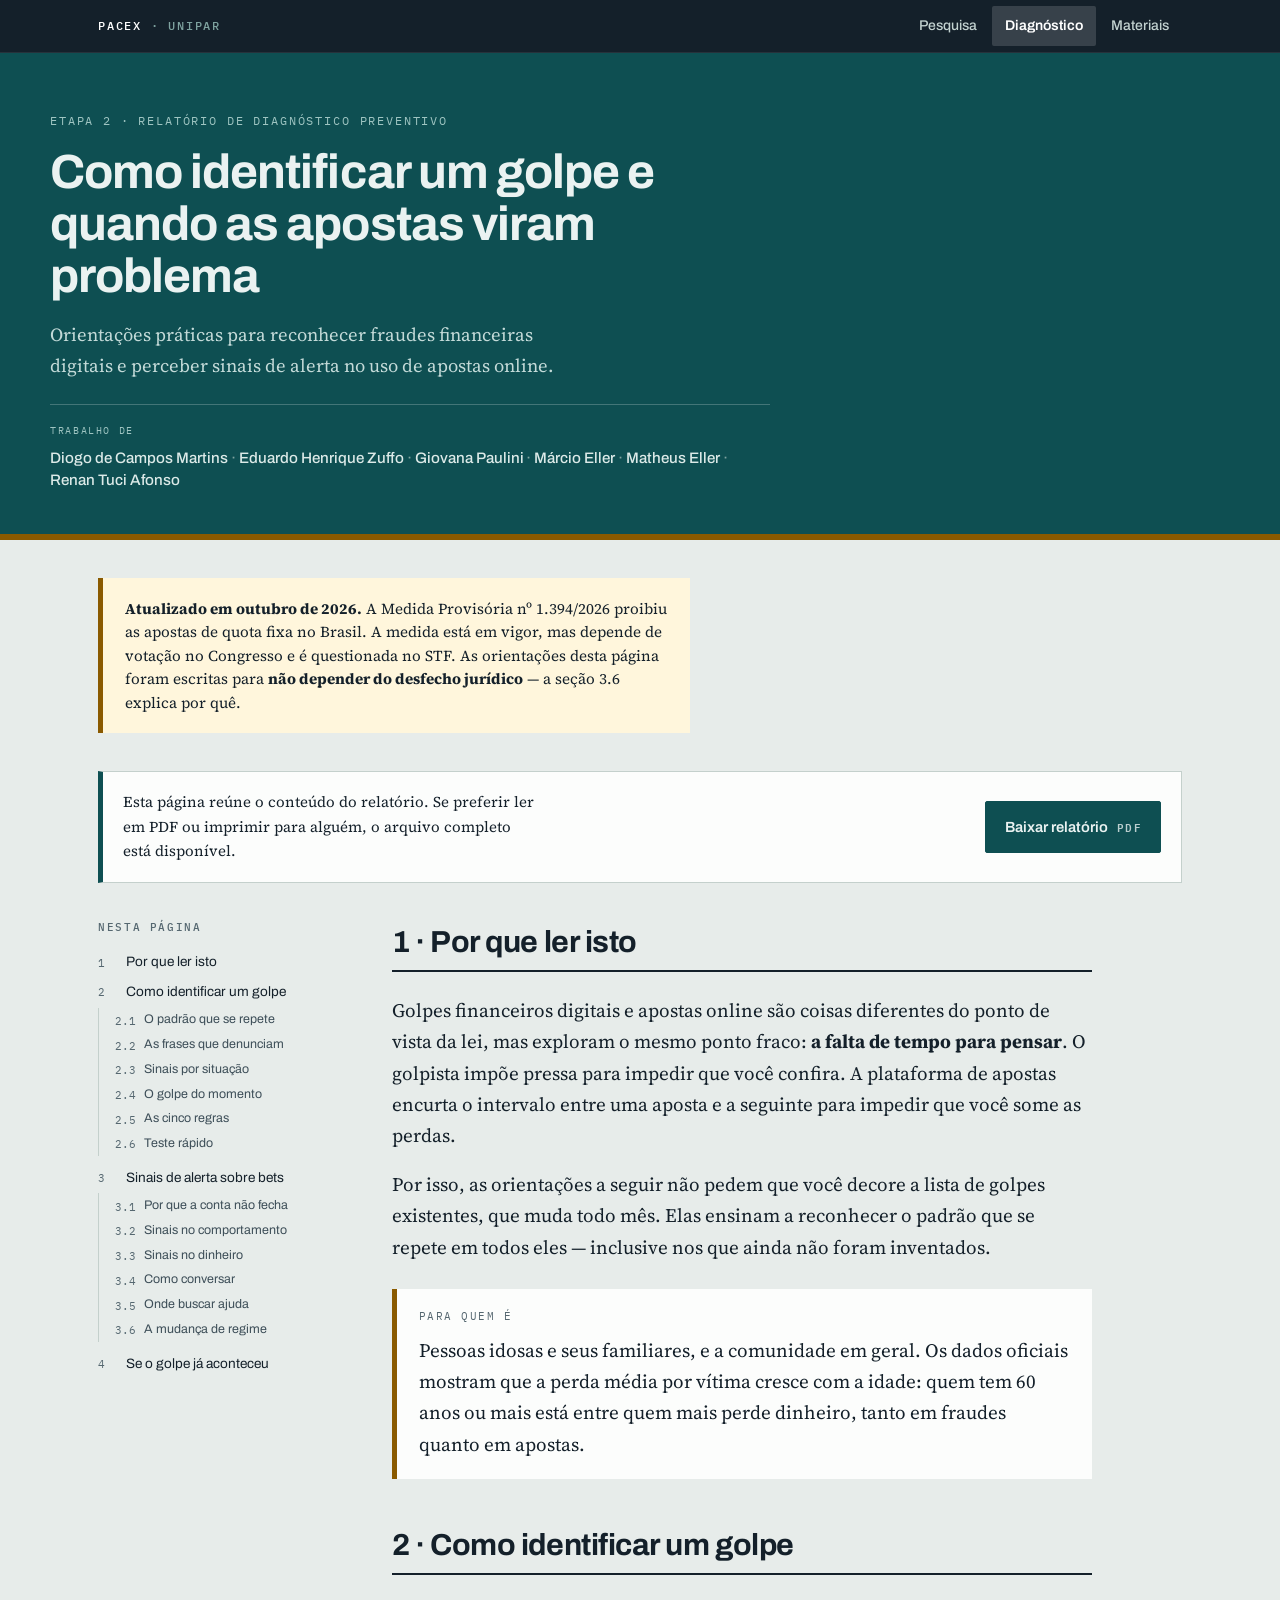
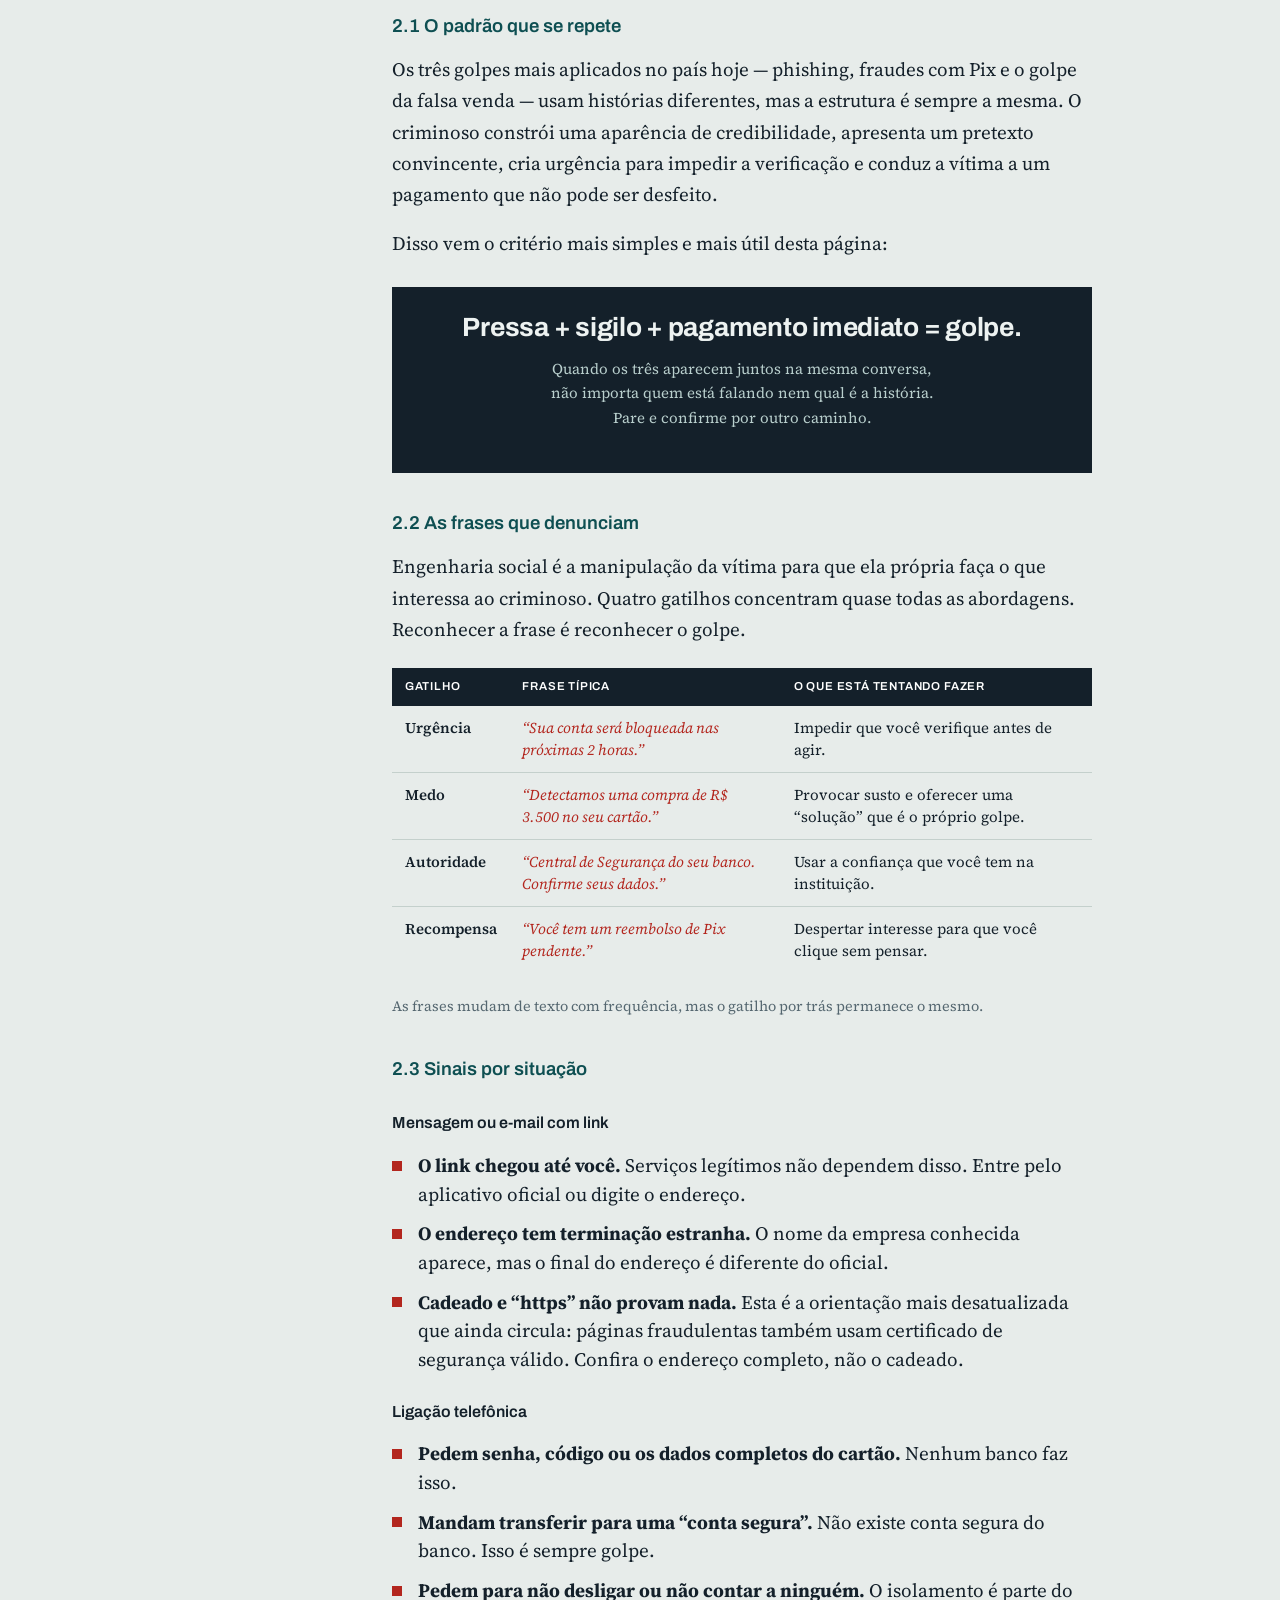
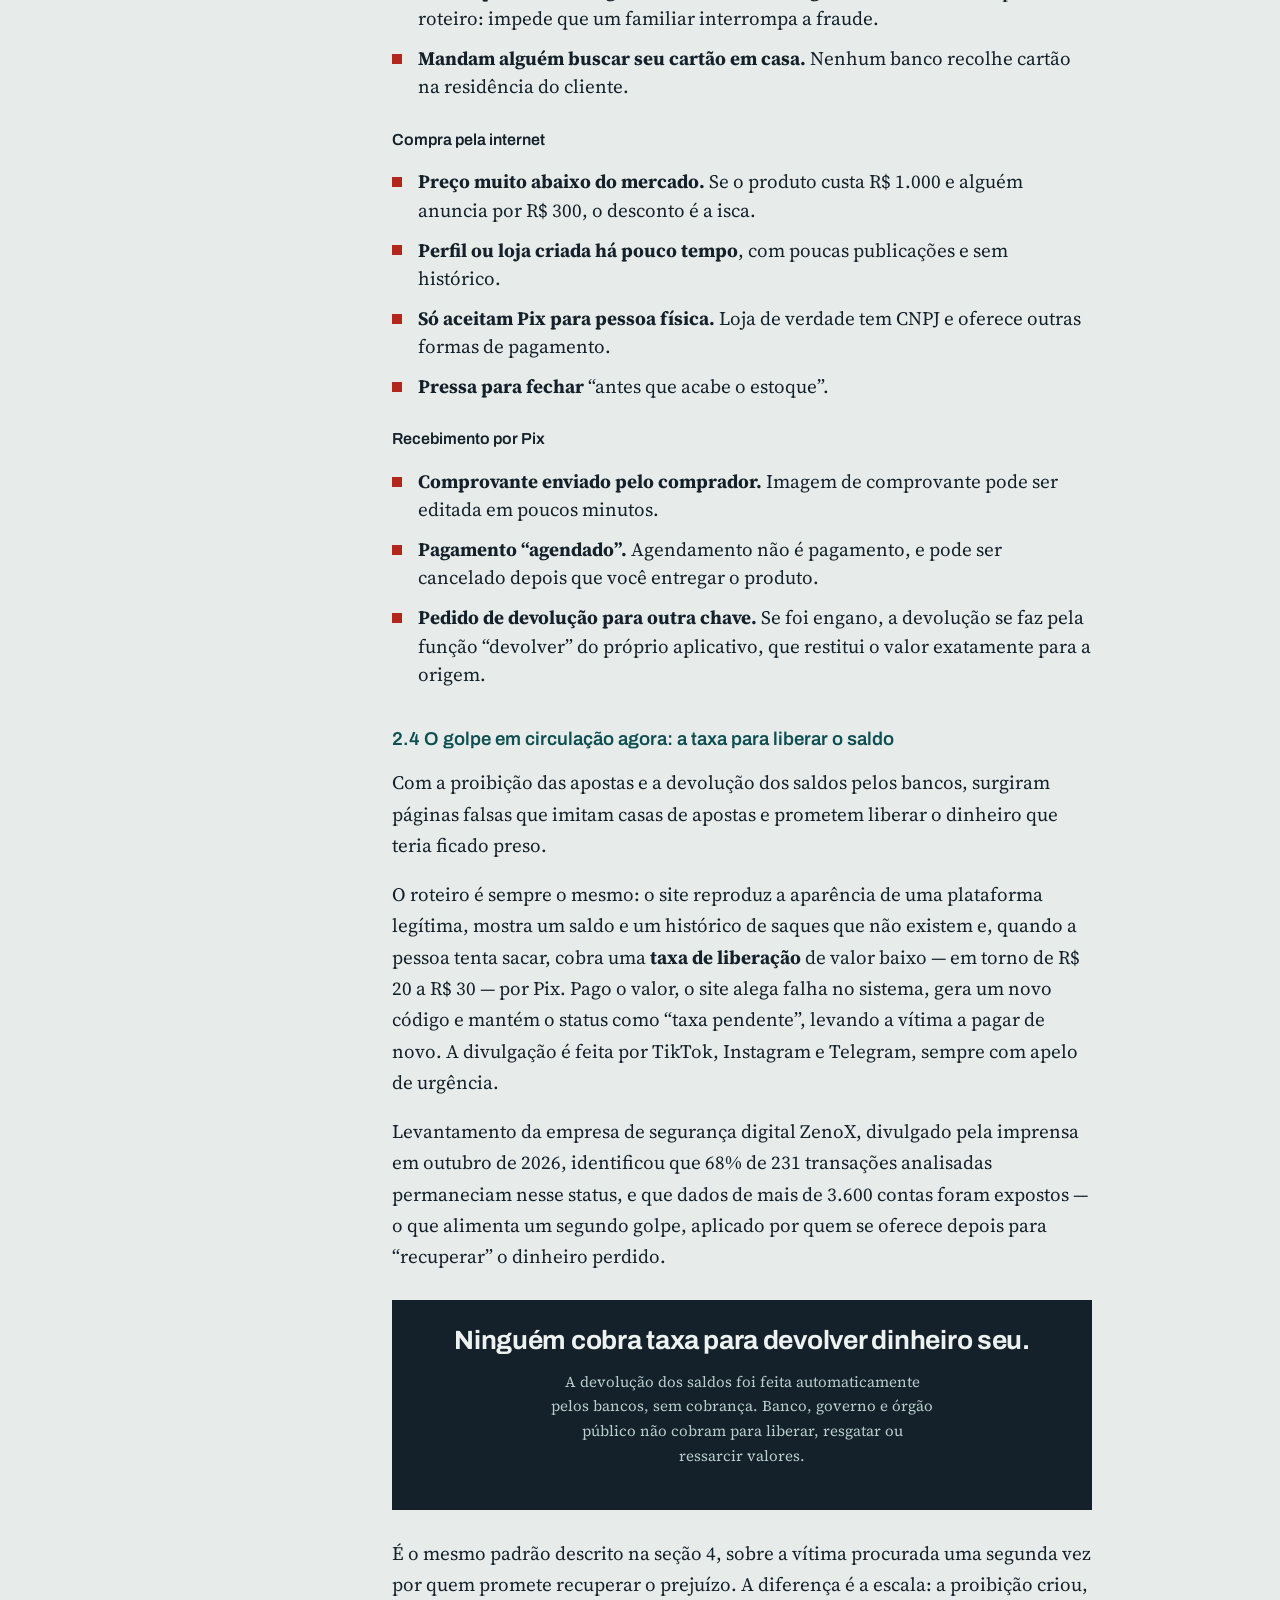
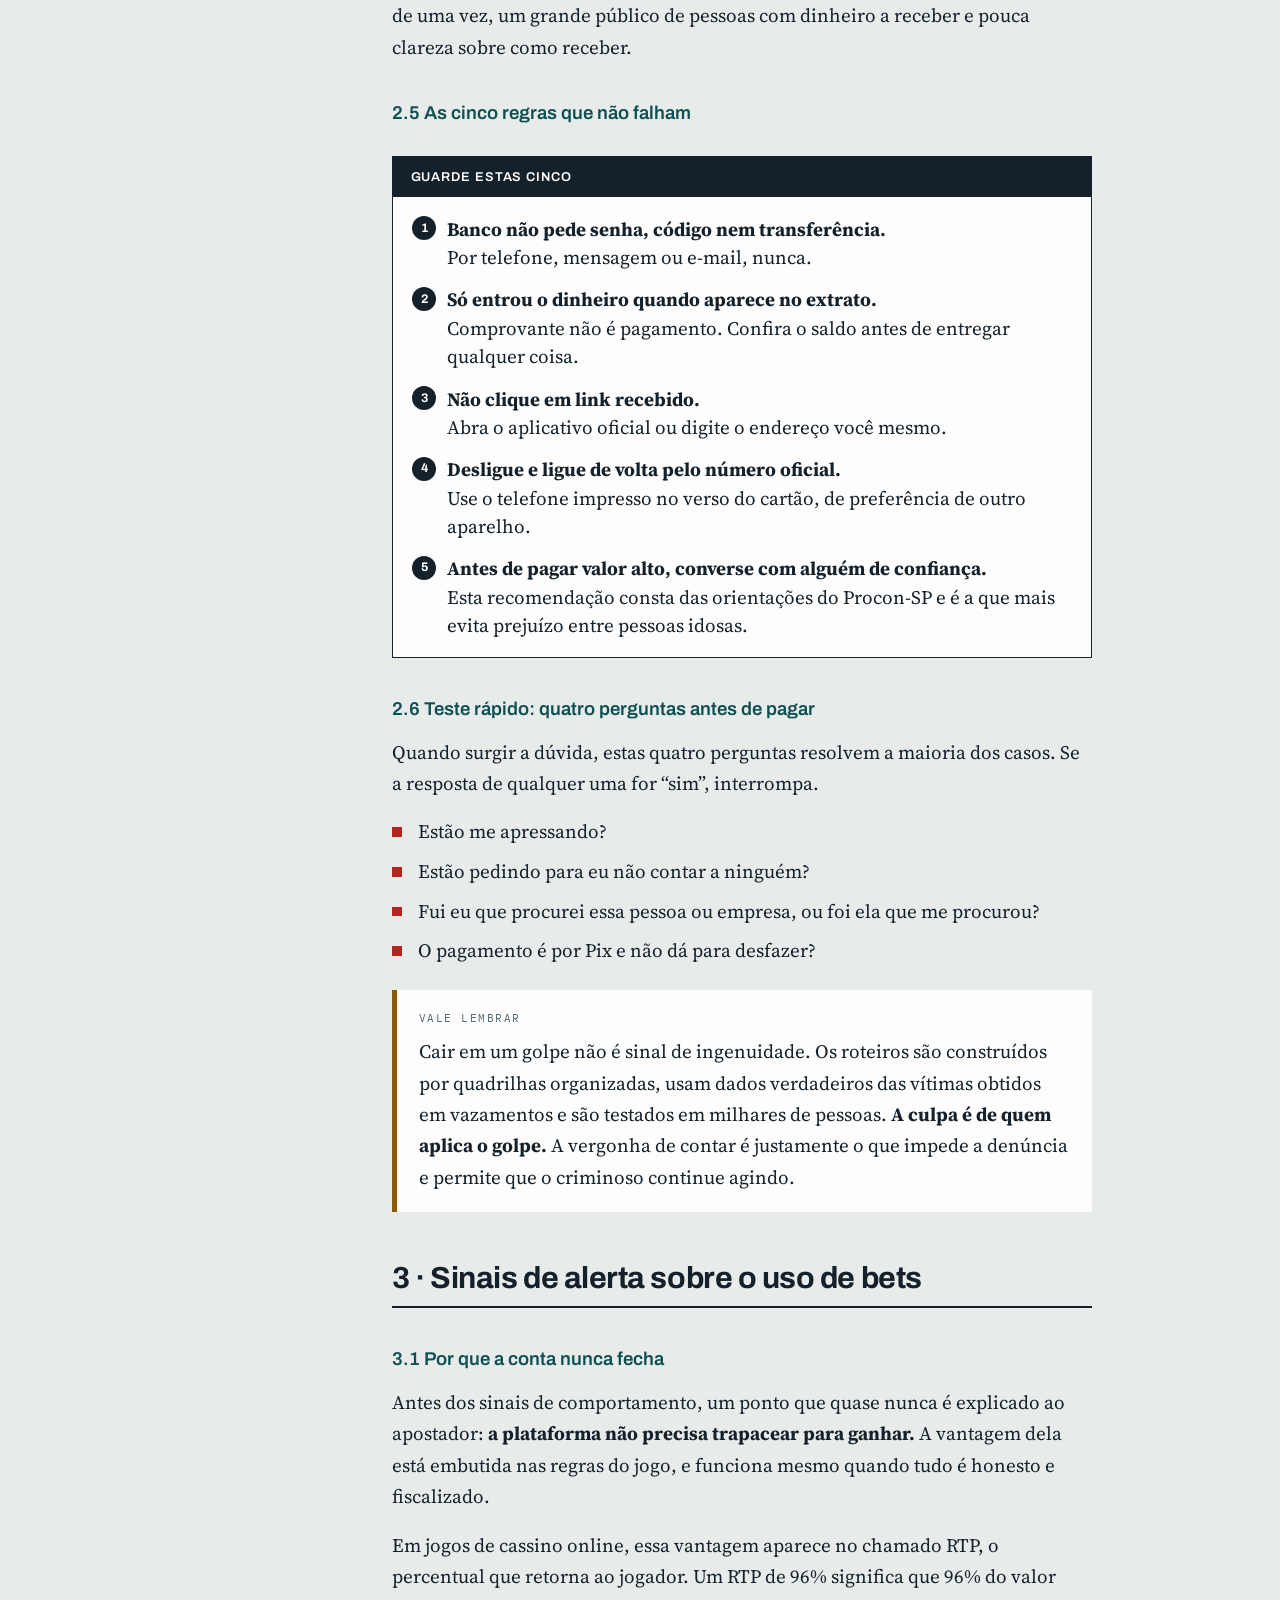
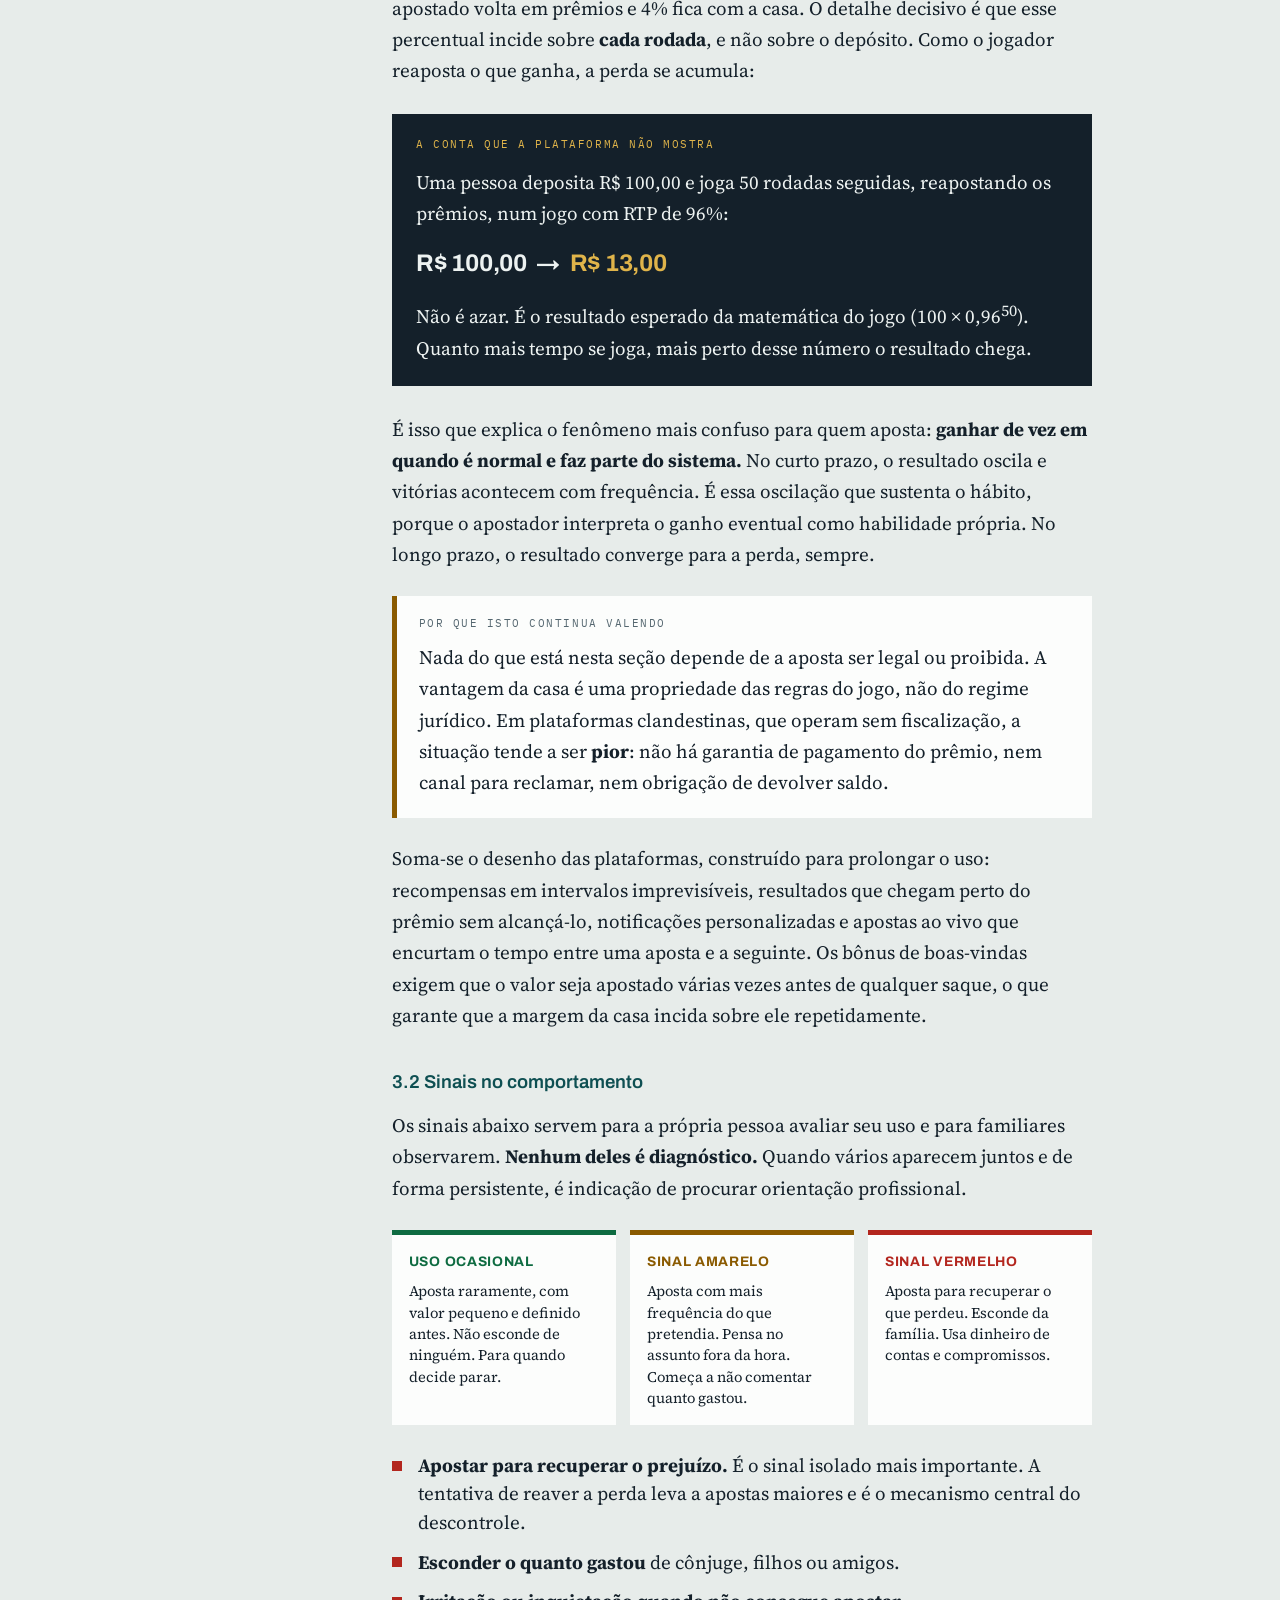
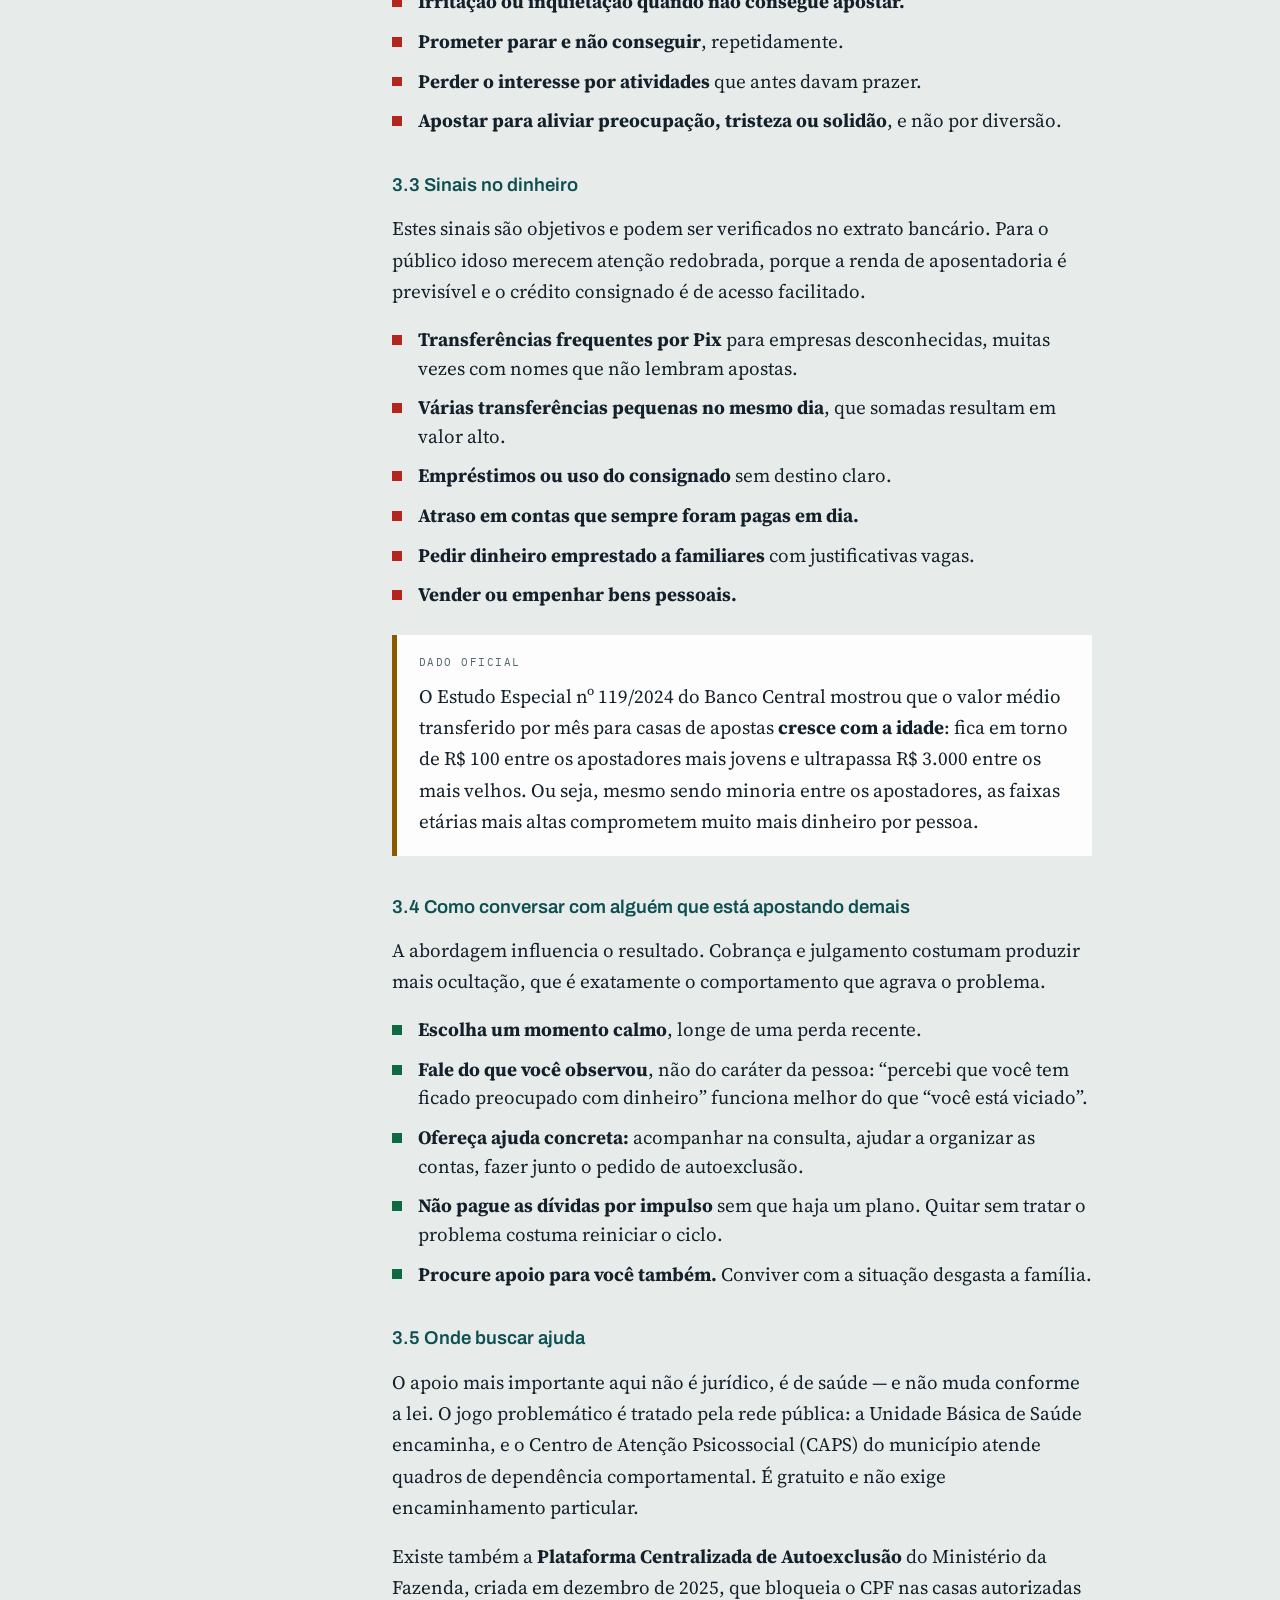
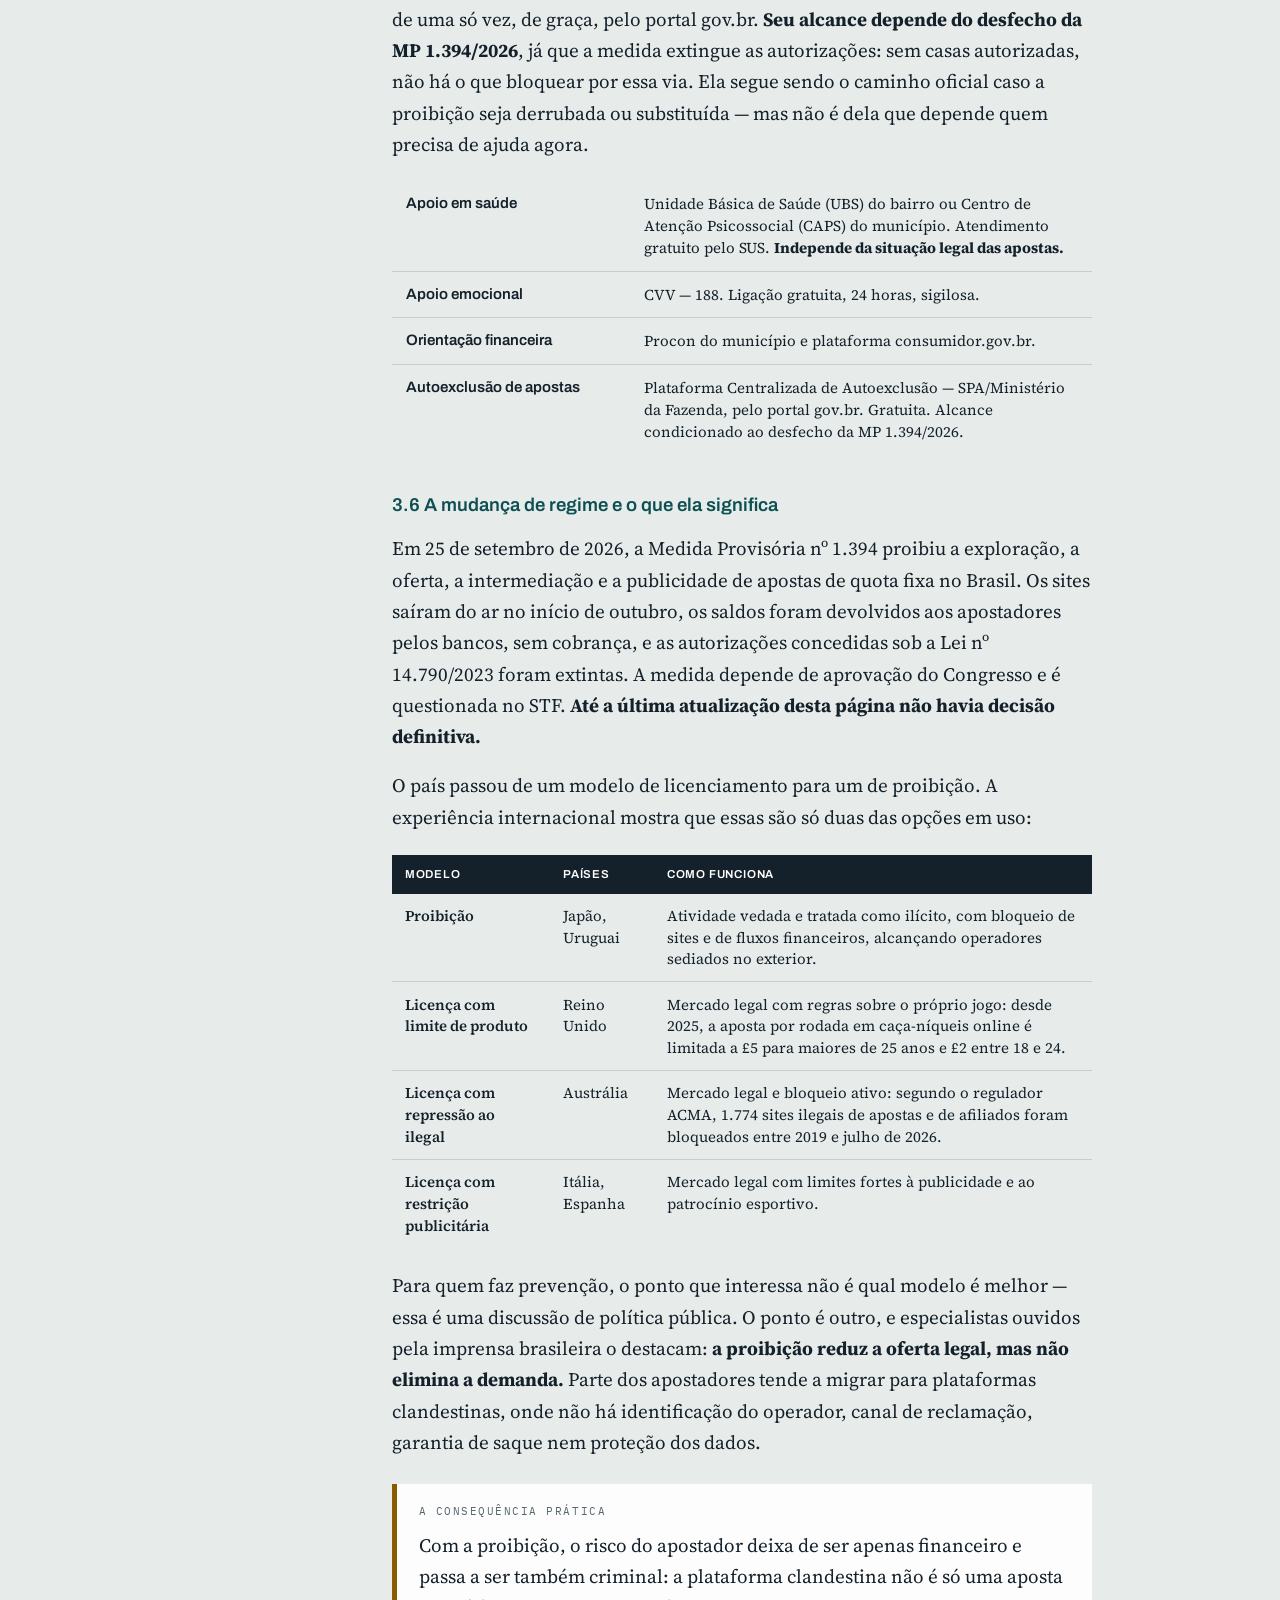
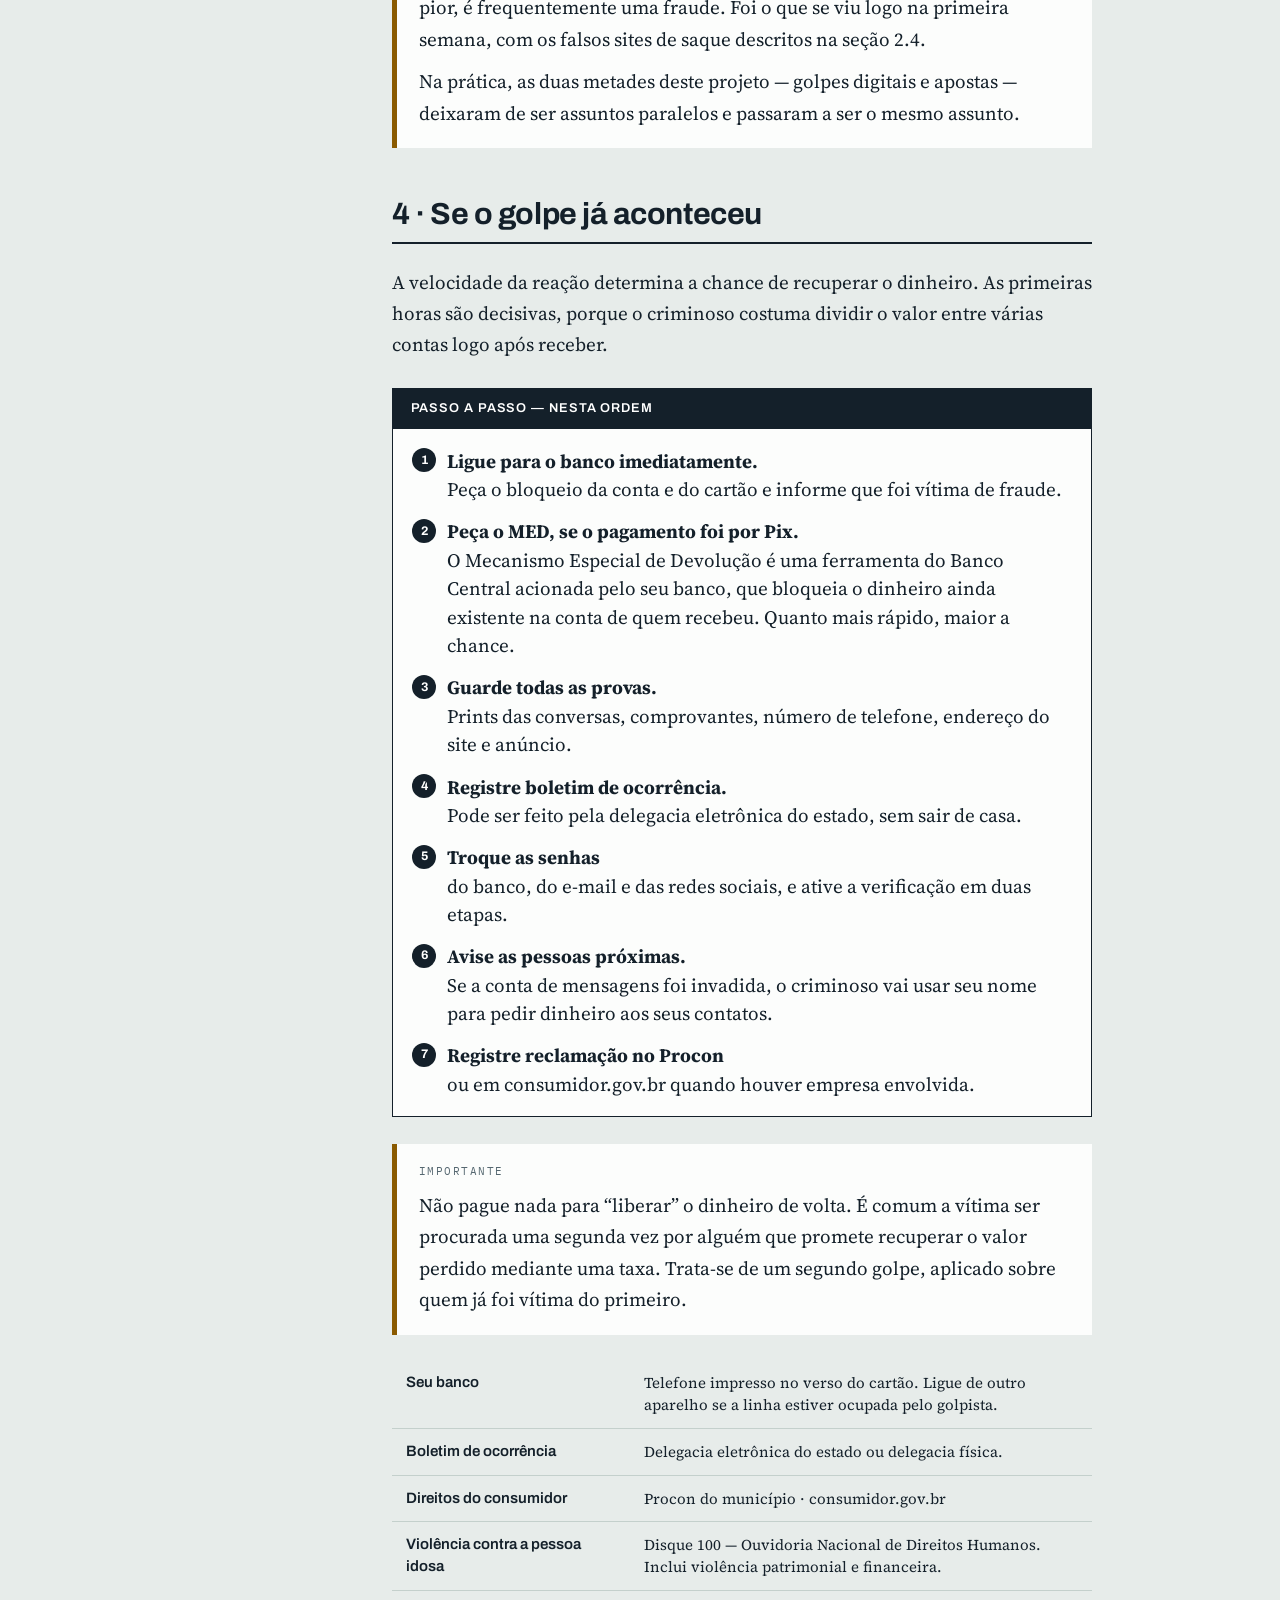
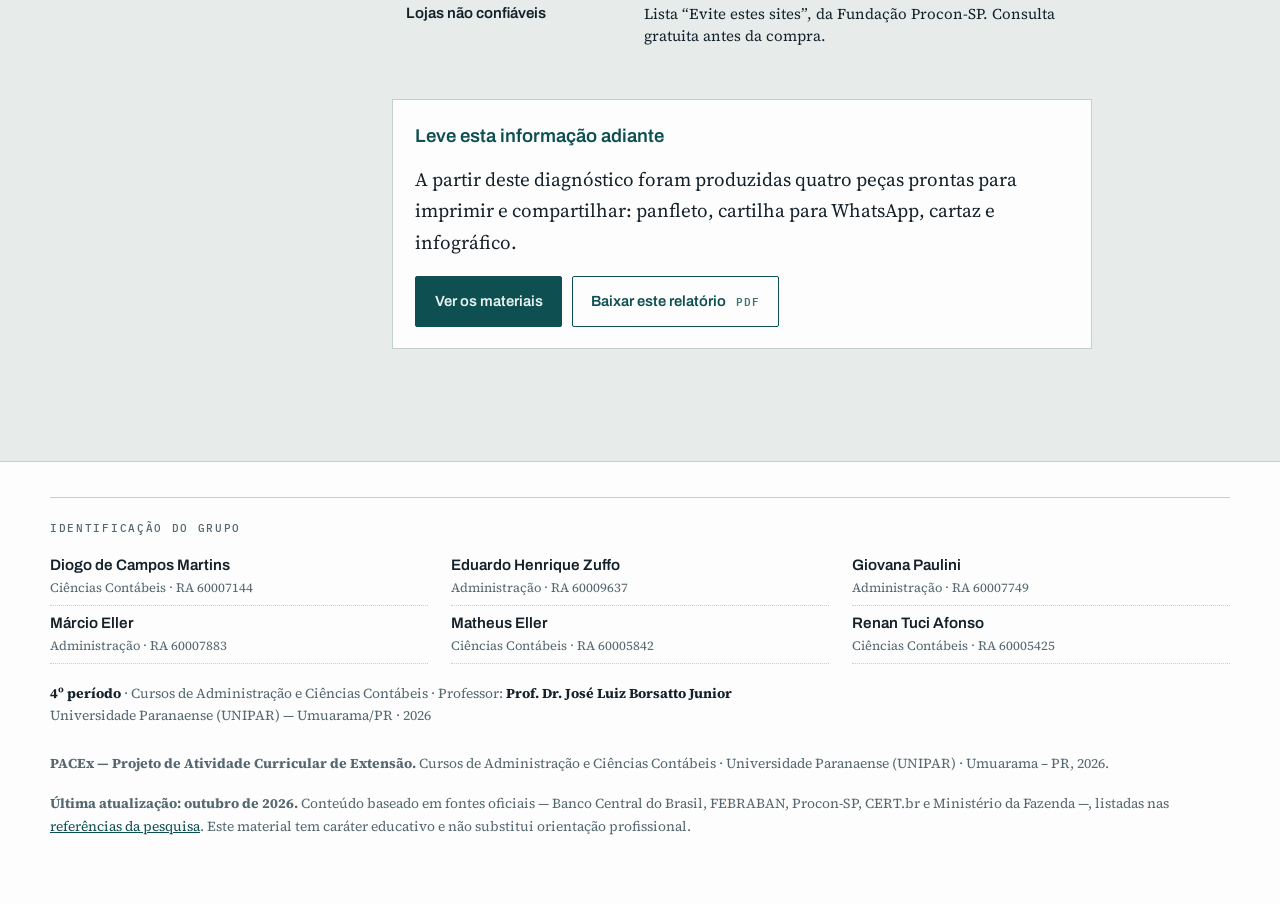
<file: diagnostico.html>
<!DOCTYPE html>
<html lang="pt-BR">
<head>
<meta charset="UTF-8">
<meta name="viewport" content="width=device-width, initial-scale=1.0">
<title>Como identificar um golpe e sinais de alerta sobre bets — PACEx UNIPAR</title>
<meta name="description" content="Dicas simples para reconhecer golpes financeiros digitais e identificar sinais de alerta no uso de apostas online. Relatório de Diagnóstico Preventivo do PACEx/UNIPAR.">
<link rel="preconnect" href="https://fonts.googleapis.com">
<link rel="preconnect" href="https://fonts.gstatic.com" crossorigin>
<link href="https://fonts.googleapis.com/css2?family=Archivo:wght@500;600;700&family=Source+Serif+4:opsz,wght@8..60,400;8..60,600&family=IBM+Plex+Mono:wght@400;500&display=swap" rel="stylesheet">
<link rel="stylesheet" href="assets/estilo.css">
<style>
.shell2{display:grid;grid-template-columns:230px 1fr;gap:clamp(2rem,5vw,4rem);align-items:start}
@media(max-width:900px){.shell2{grid-template-columns:1fr;gap:0}}
nav.toc2{position:sticky;top:4.2rem;padding:2.4rem 0;font-family:Archivo,sans-serif}
@media(max-width:900px){nav.toc2{position:static;padding:1.6rem 0 .5rem;border-bottom:1px solid var(--line)}}
nav.toc2 h2{font-family:"IBM Plex Mono",ui-monospace,monospace;font-size:.68rem;letter-spacing:.15em;
  text-transform:uppercase;color:var(--muted);margin:0 0 .9rem;font-weight:500;border:none;padding:0}
nav.toc2 ul{list-style:none;margin:0;padding:0}
nav.toc2 > ul > li{margin-bottom:.1rem}
nav.toc2 a{display:flex;gap:.5rem;text-decoration:none;color:var(--ink);
  font-size:.85rem;line-height:1.35;padding:.3rem .4rem .3rem 0}
nav.toc2 a b{font-family:"IBM Plex Mono",ui-monospace,monospace;font-size:.68rem;font-weight:400;
  color:var(--muted);min-width:1.8em;padding-top:.15rem}
nav.toc2 ul ul{margin:.1rem 0 .5rem;padding-left:.5rem;border-left:1px solid var(--line)}
nav.toc2 ul ul a{font-size:.78rem;color:#3D4E58;padding:.24rem .4rem .24rem .5rem}
nav.toc2 a:hover,nav.toc2 a:hover b{color:var(--teal)}
nav.toc2 a.ativo,nav.toc2 a.ativo b{color:var(--teal);font-weight:600}

.atualizado{
  background:#FFF6DC;border-left:5px solid var(--ochre);
  padding:1.15rem 1.35rem;margin:2.4rem 0 0;font-size:.95rem;line-height:1.55;max-width:74ch;
}
.aviso-topo{
  background:var(--surface);border:1px solid var(--line);border-left:5px solid var(--teal);
  padding:1.1rem 1.25rem;margin:2.4rem 0 0;display:flex;flex-wrap:wrap;gap:1rem;
  align-items:center;justify-content:space-between;
}
.aviso-topo p{margin:0;font-size:.94rem;max-width:52ch}
.regra-ouro{
  background:var(--ink);color:#EDF2F1;padding:1.5rem 1.6rem;margin:1.7rem 0;text-align:center;
}
.regra-ouro .frase{
  font-family:Archivo,sans-serif;font-size:clamp(1.2rem,3.2vw,1.65rem);font-weight:700;
  line-height:1.25;letter-spacing:-.01em;
}
.regra-ouro .obs{font-size:.94rem;color:#B9CFCD;margin-top:.8rem;max-width:48ch;margin-left:auto;margin-right:auto}
.canais{width:100%;border-collapse:collapse;margin:1.3rem 0;font-size:.94rem}
.canais td{padding:.75rem .85rem;border-bottom:1px solid var(--line);vertical-align:top;line-height:1.45}
.canais td:first-child{font-family:Archivo,sans-serif;font-weight:600;width:34%}
.canais tr:last-child td{border-bottom:none}
.saiba{
  background:var(--surface);border:1px solid var(--line);padding:1.3rem 1.4rem;margin-top:2.5rem;
}
.saiba h3{margin-top:0}
.saiba .acoes{display:flex;flex-wrap:wrap;gap:.6rem;margin-top:1rem}
</style>
</head>
<body class="pg">

<nav class="sitenav" aria-label="Seções do projeto">
  <div class="sitenav-in">
    <a class="marca" href="index.html">PACEx<span> · UNIPAR</span></a>
    <ul>
      <li><a href="index.html">Pesquisa</a></li>
      <li><a href="diagnostico.html" class="atual" aria-current="page">Diagnóstico</a></li>
      <li><a href="materiais.html">Materiais</a></li>
    </ul>
  </div>
</nav>

<header class="cabeca">
  <div class="cabeca-in">
    <div class="etapa">Etapa 2 · Relatório de Diagnóstico Preventivo</div>
    <h1>Como identificar um golpe e quando as apostas viram problema</h1>
    <p class="sub">Orientações práticas para reconhecer fraudes financeiras digitais e perceber sinais de alerta no uso de apostas online.</p>
    <div class="assinatura">
      <span class="rot">Trabalho de</span>
      <div class="nomes"><span>Diogo de Campos Martins</span><i>·</i><span>Eduardo Henrique Zuffo</span><i>·</i><span>Giovana Paulini</span><i>·</i><span>Márcio Eller</span><i>·</i><span>Matheus Eller</span><i>·</i><span>Renan Tuci Afonso</span></div>
    </div>
  </div>
</header>

<div class="corpo">
  <div class="atualizado">
    <strong>Atualizado em outubro de 2026.</strong> A Medida Provisória nº 1.394/2026 proibiu as apostas de quota fixa no Brasil. A medida está em vigor, mas depende de votação no Congresso e é questionada no STF. As orientações desta página foram escritas para <strong>não depender do desfecho jurídico</strong> — a seção 3.6 explica por quê.
  </div>

  <div class="aviso-topo">
    <p>Esta página reúne o conteúdo do relatório. Se preferir ler em PDF ou imprimir para alguém, o arquivo completo está disponível.</p>
    <a class="btn" href="assets/docs/RelatorioDiagnosticoPreventivo.pdf" download>Baixar relatório <em>PDF</em></a>
  </div>

  <div class="shell2">
    <nav class="toc2" aria-label="Sumário">
      <h2>Nesta página</h2>
      <ul>
        <li><a href="#d1"><b>1</b> Por que ler isto</a></li>
        <li><a href="#d2"><b>2</b> Como identificar um golpe</a>
          <ul>
            <li><a href="#d21"><b>2.1</b> O padrão que se repete</a></li>
            <li><a href="#d22"><b>2.2</b> As frases que denunciam</a></li>
            <li><a href="#d23"><b>2.3</b> Sinais por situação</a></li>
            <li><a href="#d24"><b>2.4</b> O golpe do momento</a></li>
            <li><a href="#d25"><b>2.5</b> As cinco regras</a></li>
            <li><a href="#d26"><b>2.6</b> Teste rápido</a></li>
          </ul>
        </li>
        <li><a href="#d3"><b>3</b> Sinais de alerta sobre bets</a>
          <ul>
            <li><a href="#d31"><b>3.1</b> Por que a conta não fecha</a></li>
            <li><a href="#d32"><b>3.2</b> Sinais no comportamento</a></li>
            <li><a href="#d33"><b>3.3</b> Sinais no dinheiro</a></li>
            <li><a href="#d34"><b>3.4</b> Como conversar</a></li>
            <li><a href="#d35"><b>3.5</b> Onde buscar ajuda</a></li>
            <li><a href="#d36"><b>3.6</b> A mudança de regime</a></li>
          </ul>
        </li>
        <li><a href="#d4"><b>4</b> Se o golpe já aconteceu</a></li>
      </ul>
    </nav>

    <main class="leitura">

      <section id="d1">
        <h2>1 · Por que ler isto</h2>
        <p>Golpes financeiros digitais e apostas online são coisas diferentes do ponto de vista da lei, mas exploram o mesmo ponto fraco: <strong>a falta de tempo para pensar</strong>. O golpista impõe pressa para impedir que você confira. A plataforma de apostas encurta o intervalo entre uma aposta e a seguinte para impedir que você some as perdas.</p>
        <p>Por isso, as orientações a seguir não pedem que você decore a lista de golpes existentes, que muda todo mês. Elas ensinam a reconhecer o padrão que se repete em todos eles — inclusive nos que ainda não foram inventados.</p>
        <div class="destaque">
          <span class="rot">Para quem é</span>
          <p>Pessoas idosas e seus familiares, e a comunidade em geral. Os dados oficiais mostram que a perda média por vítima cresce com a idade: quem tem 60 anos ou mais está entre quem mais perde dinheiro, tanto em fraudes quanto em apostas.</p>
        </div>
      </section>

      <section id="d2">
        <h2>2 · Como identificar um golpe</h2>

        <h3 id="d21">2.1 O padrão que se repete</h3>
        <p>Os três golpes mais aplicados no país hoje — phishing, fraudes com Pix e o golpe da falsa venda — usam histórias diferentes, mas a estrutura é sempre a mesma. O criminoso constrói uma aparência de credibilidade, apresenta um pretexto convincente, cria urgência para impedir a verificação e conduz a vítima a um pagamento que não pode ser desfeito.</p>
        <p>Disso vem o critério mais simples e mais útil desta página:</p>

        <div class="regra-ouro">
          <div class="frase">Pressa + sigilo + pagamento imediato = golpe.</div>
          <p class="obs">Quando os três aparecem juntos na mesma conversa, não importa quem está falando nem qual é a história. Pare e confirme por outro caminho.</p>
        </div>

        <h3 id="d22">2.2 As frases que denunciam</h3>
        <p>Engenharia social é a manipulação da vítima para que ela própria faça o que interessa ao criminoso. Quatro gatilhos concentram quase todas as abordagens. Reconhecer a frase é reconhecer o golpe.</p>

        <table class="dados">
          <tr><th>Gatilho</th><th>Frase típica</th><th>O que está tentando fazer</th></tr>
          <tr>
            <td>Urgência</td>
            <td class="frase">“Sua conta será bloqueada nas próximas 2 horas.”</td>
            <td>Impedir que você verifique antes de agir.</td>
          </tr>
          <tr>
            <td>Medo</td>
            <td class="frase">“Detectamos uma compra de R$ 3.500 no seu cartão.”</td>
            <td>Provocar susto e oferecer uma “solução” que é o próprio golpe.</td>
          </tr>
          <tr>
            <td>Autoridade</td>
            <td class="frase">“Central de Segurança do seu banco. Confirme seus dados.”</td>
            <td>Usar a confiança que você tem na instituição.</td>
          </tr>
          <tr>
            <td>Recompensa</td>
            <td class="frase">“Você tem um reembolso de Pix pendente.”</td>
            <td>Despertar interesse para que você clique sem pensar.</td>
          </tr>
        </table>
        <p style="font-size:.9rem;color:var(--muted)">As frases mudam de texto com frequência, mas o gatilho por trás permanece o mesmo.</p>

        <h3 id="d23">2.3 Sinais por situação</h3>

        <h4>Mensagem ou e-mail com link</h4>
        <ul class="sinais">
          <li><strong>O link chegou até você.</strong> Serviços legítimos não dependem disso. Entre pelo aplicativo oficial ou digite o endereço.</li>
          <li><strong>O endereço tem terminação estranha.</strong> O nome da empresa conhecida aparece, mas o final do endereço é diferente do oficial.</li>
          <li><strong>Cadeado e “https” não provam nada.</strong> Esta é a orientação mais desatualizada que ainda circula: páginas fraudulentas também usam certificado de segurança válido. Confira o endereço completo, não o cadeado.</li>
        </ul>

        <h4>Ligação telefônica</h4>
        <ul class="sinais">
          <li><strong>Pedem senha, código ou os dados completos do cartão.</strong> Nenhum banco faz isso.</li>
          <li><strong>Mandam transferir para uma “conta segura”.</strong> Não existe conta segura do banco. Isso é sempre golpe.</li>
          <li><strong>Pedem para não desligar ou não contar a ninguém.</strong> O isolamento é parte do roteiro: impede que um familiar interrompa a fraude.</li>
          <li><strong>Mandam alguém buscar seu cartão em casa.</strong> Nenhum banco recolhe cartão na residência do cliente.</li>
        </ul>

        <h4>Compra pela internet</h4>
        <ul class="sinais">
          <li><strong>Preço muito abaixo do mercado.</strong> Se o produto custa R$ 1.000 e alguém anuncia por R$ 300, o desconto é a isca.</li>
          <li><strong>Perfil ou loja criada há pouco tempo</strong>, com poucas publicações e sem histórico.</li>
          <li><strong>Só aceitam Pix para pessoa física.</strong> Loja de verdade tem CNPJ e oferece outras formas de pagamento.</li>
          <li><strong>Pressa para fechar</strong> “antes que acabe o estoque”.</li>
        </ul>

        <h4>Recebimento por Pix</h4>
        <ul class="sinais">
          <li><strong>Comprovante enviado pelo comprador.</strong> Imagem de comprovante pode ser editada em poucos minutos.</li>
          <li><strong>Pagamento “agendado”.</strong> Agendamento não é pagamento, e pode ser cancelado depois que você entregar o produto.</li>
          <li><strong>Pedido de devolução para outra chave.</strong> Se foi engano, a devolução se faz pela função “devolver” do próprio aplicativo, que restitui o valor exatamente para a origem.</li>
        </ul>

        <h3 id="d24">2.4 O golpe em circulação agora: a taxa para liberar o saldo</h3>
        <p>Com a proibição das apostas e a devolução dos saldos pelos bancos, surgiram páginas falsas que imitam casas de apostas e prometem liberar o dinheiro que teria ficado preso.</p>
        <p>O roteiro é sempre o mesmo: o site reproduz a aparência de uma plataforma legítima, mostra um saldo e um histórico de saques que não existem e, quando a pessoa tenta sacar, cobra uma <strong>taxa de liberação</strong> de valor baixo — em torno de R$ 20 a R$ 30 — por Pix. Pago o valor, o site alega falha no sistema, gera um novo código e mantém o status como “taxa pendente”, levando a vítima a pagar de novo. A divulgação é feita por TikTok, Instagram e Telegram, sempre com apelo de urgência.</p>
        <p>Levantamento da empresa de segurança digital ZenoX, divulgado pela imprensa em outubro de 2026, identificou que 68% de 231 transações analisadas permaneciam nesse status, e que dados de mais de 3.600 contas foram expostos — o que alimenta um segundo golpe, aplicado por quem se oferece depois para “recuperar” o dinheiro perdido.</p>

        <div class="regra-ouro">
          <div class="frase">Ninguém cobra taxa para devolver dinheiro seu.</div>
          <p class="obs">A devolução dos saldos foi feita automaticamente pelos bancos, sem cobrança. Banco, governo e órgão público não cobram para liberar, resgatar ou ressarcir valores.</p>
        </div>

        <p>É o mesmo padrão descrito na seção 4, sobre a vítima procurada uma segunda vez por quem promete recuperar o prejuízo. A diferença é a escala: a proibição criou, de uma vez, um grande público de pessoas com dinheiro a receber e pouca clareza sobre como receber.</p>

        <h3 id="d25">2.5 As cinco regras que não falham</h3>
        <div class="caixa">
          <div class="cab">Guarde estas cinco</div>
          <div class="in">
            <ol>
              <li><b>Banco não pede senha, código nem transferência.</b> Por telefone, mensagem ou e-mail, nunca.</li>
              <li><b>Só entrou o dinheiro quando aparece no extrato.</b> Comprovante não é pagamento. Confira o saldo antes de entregar qualquer coisa.</li>
              <li><b>Não clique em link recebido.</b> Abra o aplicativo oficial ou digite o endereço você mesmo.</li>
              <li><b>Desligue e ligue de volta pelo número oficial.</b> Use o telefone impresso no verso do cartão, de preferência de outro aparelho.</li>
              <li><b>Antes de pagar valor alto, converse com alguém de confiança.</b> Esta recomendação consta das orientações do Procon-SP e é a que mais evita prejuízo entre pessoas idosas.</li>
            </ol>
          </div>
        </div>

        <h3 id="d26">2.6 Teste rápido: quatro perguntas antes de pagar</h3>
        <p>Quando surgir a dúvida, estas quatro perguntas resolvem a maioria dos casos. Se a resposta de qualquer uma for “sim”, interrompa.</p>
        <ul class="sinais">
          <li>Estão me apressando?</li>
          <li>Estão pedindo para eu não contar a ninguém?</li>
          <li>Fui eu que procurei essa pessoa ou empresa, ou foi ela que me procurou?</li>
          <li>O pagamento é por Pix e não dá para desfazer?</li>
        </ul>

        <div class="destaque">
          <span class="rot">Vale lembrar</span>
          <p>Cair em um golpe não é sinal de ingenuidade. Os roteiros são construídos por quadrilhas organizadas, usam dados verdadeiros das vítimas obtidos em vazamentos e são testados em milhares de pessoas. <strong>A culpa é de quem aplica o golpe.</strong> A vergonha de contar é justamente o que impede a denúncia e permite que o criminoso continue agindo.</p>
        </div>
      </section>

      <section id="d3">
        <h2>3 · Sinais de alerta sobre o uso de bets</h2>

        <h3 id="d31">3.1 Por que a conta nunca fecha</h3>
        <p>Antes dos sinais de comportamento, um ponto que quase nunca é explicado ao apostador: <strong>a plataforma não precisa trapacear para ganhar.</strong> A vantagem dela está embutida nas regras do jogo, e funciona mesmo quando tudo é honesto e fiscalizado.</p>
        <p>Em jogos de cassino online, essa vantagem aparece no chamado RTP, o percentual que retorna ao jogador. Um RTP de 96% significa que 96% do valor apostado volta em prêmios e 4% fica com a casa. O detalhe decisivo é que esse percentual incide sobre <strong>cada rodada</strong>, e não sobre o depósito. Como o jogador reaposta o que ganha, a perda se acumula:</p>

        <div class="conta">
          <span class="rot">A conta que a plataforma não mostra</span>
          <p>Uma pessoa deposita R$ 100,00 e joga 50 rodadas seguidas, reapostando os prêmios, num jogo com RTP de 96%:</p>
          <p class="calc">R$ 100,00 &nbsp;→&nbsp; <em>R$ 13,00</em></p>
          <p>Não é azar. É o resultado esperado da matemática do jogo (100 × 0,96<sup>50</sup>). Quanto mais tempo se joga, mais perto desse número o resultado chega.</p>
        </div>

        <p>É isso que explica o fenômeno mais confuso para quem aposta: <strong>ganhar de vez em quando é normal e faz parte do sistema.</strong> No curto prazo, o resultado oscila e vitórias acontecem com frequência. É essa oscilação que sustenta o hábito, porque o apostador interpreta o ganho eventual como habilidade própria. No longo prazo, o resultado converge para a perda, sempre.</p>
        <div class="destaque">
          <span class="rot">Por que isto continua valendo</span>
          <p>Nada do que está nesta seção depende de a aposta ser legal ou proibida. A vantagem da casa é uma propriedade das regras do jogo, não do regime jurídico. Em plataformas clandestinas, que operam sem fiscalização, a situação tende a ser <strong>pior</strong>: não há garantia de pagamento do prêmio, nem canal para reclamar, nem obrigação de devolver saldo.</p>
        </div>

        <p>Soma-se o desenho das plataformas, construído para prolongar o uso: recompensas em intervalos imprevisíveis, resultados que chegam perto do prêmio sem alcançá-lo, notificações personalizadas e apostas ao vivo que encurtam o tempo entre uma aposta e a seguinte. Os bônus de boas-vindas exigem que o valor seja apostado várias vezes antes de qualquer saque, o que garante que a margem da casa incida sobre ele repetidamente.</p>

        <h3 id="d32">3.2 Sinais no comportamento</h3>
        <p>Os sinais abaixo servem para a própria pessoa avaliar seu uso e para familiares observarem. <strong>Nenhum deles é diagnóstico.</strong> Quando vários aparecem juntos e de forma persistente, é indicação de procurar orientação profissional.</p>

        <div class="semaforo">
          <div class="s1">
            <h5>Uso ocasional</h5>
            <p>Aposta raramente, com valor pequeno e definido antes. Não esconde de ninguém. Para quando decide parar.</p>
          </div>
          <div class="s2">
            <h5>Sinal amarelo</h5>
            <p>Aposta com mais frequência do que pretendia. Pensa no assunto fora da hora. Começa a não comentar quanto gastou.</p>
          </div>
          <div class="s3">
            <h5>Sinal vermelho</h5>
            <p>Aposta para recuperar o que perdeu. Esconde da família. Usa dinheiro de contas e compromissos.</p>
          </div>
        </div>

        <ul class="sinais">
          <li><strong>Apostar para recuperar o prejuízo.</strong> É o sinal isolado mais importante. A tentativa de reaver a perda leva a apostas maiores e é o mecanismo central do descontrole.</li>
          <li><strong>Esconder o quanto gastou</strong> de cônjuge, filhos ou amigos.</li>
          <li><strong>Irritação ou inquietação quando não consegue apostar.</strong></li>
          <li><strong>Prometer parar e não conseguir</strong>, repetidamente.</li>
          <li><strong>Perder o interesse por atividades</strong> que antes davam prazer.</li>
          <li><strong>Apostar para aliviar preocupação, tristeza ou solidão</strong>, e não por diversão.</li>
        </ul>

        <h3 id="d33">3.3 Sinais no dinheiro</h3>
        <p>Estes sinais são objetivos e podem ser verificados no extrato bancário. Para o público idoso merecem atenção redobrada, porque a renda de aposentadoria é previsível e o crédito consignado é de acesso facilitado.</p>
        <ul class="sinais">
          <li><strong>Transferências frequentes por Pix</strong> para empresas desconhecidas, muitas vezes com nomes que não lembram apostas.</li>
          <li><strong>Várias transferências pequenas no mesmo dia</strong>, que somadas resultam em valor alto.</li>
          <li><strong>Empréstimos ou uso do consignado</strong> sem destino claro.</li>
          <li><strong>Atraso em contas que sempre foram pagas em dia.</strong></li>
          <li><strong>Pedir dinheiro emprestado a familiares</strong> com justificativas vagas.</li>
          <li><strong>Vender ou empenhar bens pessoais.</strong></li>
        </ul>

        <div class="destaque">
          <span class="rot">Dado oficial</span>
          <p>O Estudo Especial nº 119/2024 do Banco Central mostrou que o valor médio transferido por mês para casas de apostas <strong>cresce com a idade</strong>: fica em torno de R$ 100 entre os apostadores mais jovens e ultrapassa R$ 3.000 entre os mais velhos. Ou seja, mesmo sendo minoria entre os apostadores, as faixas etárias mais altas comprometem muito mais dinheiro por pessoa.</p>
        </div>

        <h3 id="d34">3.4 Como conversar com alguém que está apostando demais</h3>
        <p>A abordagem influencia o resultado. Cobrança e julgamento costumam produzir mais ocultação, que é exatamente o comportamento que agrava o problema.</p>
        <ul class="sinais bom">
          <li><strong>Escolha um momento calmo</strong>, longe de uma perda recente.</li>
          <li><strong>Fale do que você observou</strong>, não do caráter da pessoa: “percebi que você tem ficado preocupado com dinheiro” funciona melhor do que “você está viciado”.</li>
          <li><strong>Ofereça ajuda concreta:</strong> acompanhar na consulta, ajudar a organizar as contas, fazer junto o pedido de autoexclusão.</li>
          <li><strong>Não pague as dívidas por impulso</strong> sem que haja um plano. Quitar sem tratar o problema costuma reiniciar o ciclo.</li>
          <li><strong>Procure apoio para você também.</strong> Conviver com a situação desgasta a família.</li>
        </ul>

        <h3 id="d35">3.5 Onde buscar ajuda</h3>
        <p>O apoio mais importante aqui não é jurídico, é de saúde — e não muda conforme a lei. O jogo problemático é tratado pela rede pública: a Unidade Básica de Saúde encaminha, e o Centro de Atenção Psicossocial (CAPS) do município atende quadros de dependência comportamental. É gratuito e não exige encaminhamento particular.</p>
        <p>Existe também a <strong>Plataforma Centralizada de Autoexclusão</strong> do Ministério da Fazenda, criada em dezembro de 2025, que bloqueia o CPF nas casas autorizadas de uma só vez, de graça, pelo portal gov.br. <strong>Seu alcance depende do desfecho da MP 1.394/2026</strong>, já que a medida extingue as autorizações: sem casas autorizadas, não há o que bloquear por essa via. Ela segue sendo o caminho oficial caso a proibição seja derrubada ou substituída — mas não é dela que depende quem precisa de ajuda agora.</p>
        <table class="canais">
          <tr>
            <td>Apoio em saúde</td>
            <td>Unidade Básica de Saúde (UBS) do bairro ou Centro de Atenção Psicossocial (CAPS) do município. Atendimento gratuito pelo SUS. <strong>Independe da situação legal das apostas.</strong></td>
          </tr>
          <tr>
            <td>Apoio emocional</td>
            <td>CVV — 188. Ligação gratuita, 24 horas, sigilosa.</td>
          </tr>
          <tr>
            <td>Orientação financeira</td>
            <td>Procon do município e plataforma consumidor.gov.br.</td>
          </tr>
          <tr>
            <td>Autoexclusão de apostas</td>
            <td>Plataforma Centralizada de Autoexclusão — SPA/Ministério da Fazenda, pelo portal gov.br. Gratuita. Alcance condicionado ao desfecho da MP 1.394/2026.</td>
          </tr>
        </table>

        <h3 id="d36">3.6 A mudança de regime e o que ela significa</h3>
        <p>Em 25 de setembro de 2026, a Medida Provisória nº 1.394 proibiu a exploração, a oferta, a intermediação e a publicidade de apostas de quota fixa no Brasil. Os sites saíram do ar no início de outubro, os saldos foram devolvidos aos apostadores pelos bancos, sem cobrança, e as autorizações concedidas sob a Lei nº 14.790/2023 foram extintas. A medida depende de aprovação do Congresso e é questionada no STF. <strong>Até a última atualização desta página não havia decisão definitiva.</strong></p>

        <p>O país passou de um modelo de licenciamento para um de proibição. A experiência internacional mostra que essas são só duas das opções em uso:</p>

        <table class="dados">
          <tr><th>Modelo</th><th>Países</th><th>Como funciona</th></tr>
          <tr>
            <td>Proibição</td>
            <td>Japão, Uruguai</td>
            <td>Atividade vedada e tratada como ilícito, com bloqueio de sites e de fluxos financeiros, alcançando operadores sediados no exterior.</td>
          </tr>
          <tr>
            <td>Licença com limite de produto</td>
            <td>Reino Unido</td>
            <td>Mercado legal com regras sobre o próprio jogo: desde 2025, a aposta por rodada em caça-níqueis online é limitada a £5 para maiores de 25 anos e £2 entre 18 e 24.</td>
          </tr>
          <tr>
            <td>Licença com repressão ao ilegal</td>
            <td>Austrália</td>
            <td>Mercado legal e bloqueio ativo: segundo o regulador ACMA, 1.774 sites ilegais de apostas e de afiliados foram bloqueados entre 2019 e julho de 2026.</td>
          </tr>
          <tr>
            <td>Licença com restrição publicitária</td>
            <td>Itália, Espanha</td>
            <td>Mercado legal com limites fortes à publicidade e ao patrocínio esportivo.</td>
          </tr>
        </table>

        <p>Para quem faz prevenção, o ponto que interessa não é qual modelo é melhor — essa é uma discussão de política pública. O ponto é outro, e especialistas ouvidos pela imprensa brasileira o destacam: <strong>a proibição reduz a oferta legal, mas não elimina a demanda.</strong> Parte dos apostadores tende a migrar para plataformas clandestinas, onde não há identificação do operador, canal de reclamação, garantia de saque nem proteção dos dados.</p>

        <div class="destaque">
          <span class="rot">A consequência prática</span>
          <p>Com a proibição, o risco do apostador deixa de ser apenas financeiro e passa a ser também criminal: a plataforma clandestina não é só uma aposta pior, é frequentemente uma fraude. Foi o que se viu logo na primeira semana, com os falsos sites de saque descritos na seção 2.4.</p>
          <p>Na prática, as duas metades deste projeto — golpes digitais e apostas — deixaram de ser assuntos paralelos e passaram a ser o mesmo assunto.</p>
        </div>
      </section>

      <section id="d4">
        <h2>4 · Se o golpe já aconteceu</h2>
        <p>A velocidade da reação determina a chance de recuperar o dinheiro. As primeiras horas são decisivas, porque o criminoso costuma dividir o valor entre várias contas logo após receber.</p>

        <div class="caixa">
          <div class="cab">Passo a passo — nesta ordem</div>
          <div class="in">
            <ol>
              <li><b>Ligue para o banco imediatamente.</b> Peça o bloqueio da conta e do cartão e informe que foi vítima de fraude.</li>
              <li><b>Peça o MED, se o pagamento foi por Pix.</b> O Mecanismo Especial de Devolução é uma ferramenta do Banco Central acionada pelo seu banco, que bloqueia o dinheiro ainda existente na conta de quem recebeu. Quanto mais rápido, maior a chance.</li>
              <li><b>Guarde todas as provas.</b> Prints das conversas, comprovantes, número de telefone, endereço do site e anúncio.</li>
              <li><b>Registre boletim de ocorrência.</b> Pode ser feito pela delegacia eletrônica do estado, sem sair de casa.</li>
              <li><b>Troque as senhas</b> do banco, do e-mail e das redes sociais, e ative a verificação em duas etapas.</li>
              <li><b>Avise as pessoas próximas.</b> Se a conta de mensagens foi invadida, o criminoso vai usar seu nome para pedir dinheiro aos seus contatos.</li>
              <li><b>Registre reclamação no Procon</b> ou em consumidor.gov.br quando houver empresa envolvida.</li>
            </ol>
          </div>
        </div>

        <div class="destaque">
          <span class="rot">Importante</span>
          <p>Não pague nada para “liberar” o dinheiro de volta. É comum a vítima ser procurada uma segunda vez por alguém que promete recuperar o valor perdido mediante uma taxa. Trata-se de um segundo golpe, aplicado sobre quem já foi vítima do primeiro.</p>
        </div>

        <table class="canais">
          <tr><td>Seu banco</td><td>Telefone impresso no verso do cartão. Ligue de outro aparelho se a linha estiver ocupada pelo golpista.</td></tr>
          <tr><td>Boletim de ocorrência</td><td>Delegacia eletrônica do estado ou delegacia física.</td></tr>
          <tr><td>Direitos do consumidor</td><td>Procon do município · consumidor.gov.br</td></tr>
          <tr><td>Violência contra a pessoa idosa</td><td>Disque 100 — Ouvidoria Nacional de Direitos Humanos. Inclui violência patrimonial e financeira.</td></tr>
          <tr><td>Lojas não confiáveis</td><td>Lista “Evite estes sites”, da Fundação Procon-SP. Consulta gratuita antes da compra.</td></tr>
        </table>

        <div class="saiba">
          <h3>Leve esta informação adiante</h3>
          <p>A partir deste diagnóstico foram produzidas quatro peças prontas para imprimir e compartilhar: panfleto, cartilha para WhatsApp, cartaz e infográfico.</p>
          <div class="acoes">
            <a class="btn" href="materiais.html">Ver os materiais</a>
            <a class="btn vazado" href="assets/docs/RelatorioDiagnosticoPreventivo.pdf" download>Baixar este relatório <em>PDF</em></a>
          </div>
        </div>
      </section>

    </main>
  </div>
</div>

<footer class="rodape">
  <div class="rodape-in">
    <div class="identificacao">
      <h2>Identificação do grupo</h2>
      <ul class="equipe">
        <li><span class="nome">Diogo de Campos Martins</span><span class="det">Ciências Contábeis · RA 60007144</span></li>
        <li><span class="nome">Eduardo Henrique Zuffo</span><span class="det">Administração · RA 60009637</span></li>
        <li><span class="nome">Giovana Paulini</span><span class="det">Administração · RA 60007749</span></li>
        <li><span class="nome">Márcio Eller</span><span class="det">Administração · RA 60007883</span></li>
        <li><span class="nome">Matheus Eller</span><span class="det">Ciências Contábeis · RA 60005842</span></li>
        <li><span class="nome">Renan Tuci Afonso</span><span class="det">Ciências Contábeis · RA 60005425</span></li>
      </ul>
      <p class="ficha-curso">
        <strong>4º período</strong> · Cursos de Administração e Ciências Contábeis ·
        Professor: <strong>Prof. Dr. José Luiz Borsatto Junior</strong><br>
        Universidade Paranaense (UNIPAR) — Umuarama/PR · 2026
      </p>
    </div>
    <p><strong>PACEx — Projeto de Atividade Curricular de Extensão.</strong> Cursos de Administração e Ciências Contábeis · Universidade Paranaense (UNIPAR) · Umuarama – PR, 2026.</p>
    <p style="margin-top:.7rem"><strong>Última atualização: outubro de 2026.</strong> Conteúdo baseado em fontes oficiais — Banco Central do Brasil, FEBRABAN, Procon-SP, CERT.br e Ministério da Fazenda —, listadas nas <a href="index.html#refs">referências da pesquisa</a>. Este material tem caráter educativo e não substitui orientação profissional.</p>
  </div>
</footer>

<script>
(function(){
  var alvos = [].slice.call(document.querySelectorAll('section[id], h3[id]'));
  var links = {};
  document.querySelectorAll('nav.toc2 a').forEach(function(a){
    links[a.getAttribute('href').slice(1)] = a;
  });
  if(!('IntersectionObserver' in window) || !alvos.length) return;
  var visiveis = new Set();
  var obs = new IntersectionObserver(function(es){
    es.forEach(function(e){
      if(e.isIntersecting) visiveis.add(e.target.id); else visiveis.delete(e.target.id);
    });
    var atual = alvos.filter(function(t){ return visiveis.has(t.id); })[0];
    Object.keys(links).forEach(function(k){ links[k].classList.remove('ativo'); });
    if(atual && links[atual.id]) links[atual.id].classList.add('ativo');
  }, { rootMargin: '-15% 0px -70% 0px' });
  alvos.forEach(function(t){ obs.observe(t); });
})();
</script>
</body>
</html>
</file>
<file: assets/estilo.css>
/* ============================================================
   PACEx — estilo compartilhado entre as páginas do site
   Mantém os mesmos tokens visuais da página de pesquisa.
   ============================================================ */

:root{
  --paper:#E7ECEA;
  --surface:#FCFDFC;
  --ink:#14202A;
  --teal:#0E4F52;
  --ochre:#8A5A00;
  --muted:#556770;
  --line:#C4D0CC;
  --alerta:#B3261E;
  --ok:#0E6B41;
}

/* ---------- barra de navegação do site ---------- */
.sitenav{
  background:var(--ink);
  position:sticky;top:0;z-index:60;
  border-bottom:1px solid rgba(255,255,255,.08);
}
.sitenav-in{
  max-width:1180px;margin:0 auto;
  padding:.35rem clamp(1.25rem,5vw,3rem);
  display:flex;align-items:center;justify-content:space-between;
  gap:.75rem;flex-wrap:wrap;min-height:52px;
}
.sitenav .marca{
  font-family:"IBM Plex Mono",ui-monospace,monospace;
  font-size:.74rem;letter-spacing:.15em;text-transform:uppercase;
  color:#fff;text-decoration:none;font-weight:500;white-space:nowrap;
}
.sitenav .marca span{color:#7FA3A0}
.sitenav ul{list-style:none;display:flex;gap:.15rem;margin:0;padding:0;flex-wrap:wrap}
.sitenav ul a{
  font-family:Archivo,system-ui,sans-serif;font-size:.88rem;font-weight:500;
  color:#C3D2D0;text-decoration:none;padding:.5rem .8rem;border-radius:2px;display:block;
}
.sitenav ul a:hover{color:#fff;background:rgba(255,255,255,.09)}
.sitenav ul a:focus-visible{outline:2px solid #7FA3A0;outline-offset:-2px}
.sitenav ul a.atual{color:#fff;background:rgba(255,255,255,.15);font-weight:600}

/* ---------- base das páginas novas ---------- */
.pg{
  background:var(--paper);color:var(--ink);
  font-family:"Source Serif 4",Georgia,serif;
  font-size:19px;line-height:1.65;margin:0;
  -webkit-font-smoothing:antialiased;
}
.pg *{box-sizing:border-box}
.cabeca{
  background:var(--teal);color:#EAF2F1;
  padding:clamp(2.2rem,5vw,3.6rem) clamp(1.25rem,5vw,3rem) clamp(1.9rem,4vw,2.6rem);
  border-bottom:6px solid var(--ochre);
}
.cabeca-in{max-width:1180px;margin:0 auto}
.cabeca .etapa{
  font-family:"IBM Plex Mono",ui-monospace,monospace;font-size:.72rem;letter-spacing:.16em;
  text-transform:uppercase;color:#9FC5C2;margin-bottom:1.1rem;
}
.cabeca h1{
  font-family:Archivo,system-ui,sans-serif;font-weight:700;
  font-size:clamp(1.8rem,4.6vw,3rem);line-height:1.08;letter-spacing:-.02em;
  max-width:22ch;margin:0;
}
.cabeca .sub{
  font-size:clamp(1rem,2.1vw,1.16rem);color:#C3DAD8;
  margin-top:1.1rem;max-width:56ch;
}

.corpo{max-width:1180px;margin:0 auto;padding:0 clamp(1.25rem,5vw,3rem)}
.leitura{max-width:70ch;padding:2.6rem 0 4rem}
.pg h2{
  font-family:Archivo,system-ui,sans-serif;font-weight:700;
  font-size:clamp(1.4rem,3.3vw,1.9rem);line-height:1.2;letter-spacing:-.015em;
  padding-bottom:.6rem;border-bottom:2px solid var(--ink);margin:0 0 1.4rem;
}
.pg h3{font-family:Archivo,sans-serif;font-weight:600;font-size:1.16rem;margin:2.2rem 0 .8rem;color:var(--teal)}
.pg h4{font-family:Archivo,sans-serif;font-weight:600;font-size:1rem;margin:1.6rem 0 .6rem}
.pg p{margin:0 0 1.1rem}
.pg section{margin-bottom:3rem;scroll-margin-top:4.5rem}

/* ---------- componentes ---------- */
.destaque{
  background:var(--surface);border-left:5px solid var(--ochre);
  padding:1.2rem 1.35rem;margin:1.6rem 0;
}
.destaque .rot{
  font-family:"IBM Plex Mono",ui-monospace,monospace;
  font-size:.68rem;letter-spacing:.14em;text-transform:uppercase;
  color:var(--muted);display:block;margin-bottom:.55rem;
}
.destaque p{margin:0}
.destaque p+p{margin-top:.7rem}
.destaque .grande{font-family:Archivo,sans-serif;font-size:1.22rem;font-weight:700;line-height:1.3}

.caixa{border:1px solid var(--ink);background:var(--surface);margin:1.7rem 0}
.caixa .cab{
  background:var(--ink);color:#fff;padding:.6rem 1.1rem;
  font-family:Archivo,sans-serif;font-size:.8rem;font-weight:600;
  letter-spacing:.07em;text-transform:uppercase;
}
.caixa .in{padding:1.1rem 1.2rem}
.caixa ol{list-style:none;counter-reset:n;margin:0;padding:0}
.caixa ol li{
  counter-increment:n;position:relative;padding-left:2.2rem;margin-bottom:.85rem;line-height:1.5;
}
.caixa ol li:last-child{margin-bottom:0}
.caixa ol li::before{
  content:counter(n);position:absolute;left:0;top:.12em;
  width:1.5rem;height:1.5rem;background:var(--ink);color:#fff;border-radius:50%;
  font-family:Archivo,sans-serif;font-size:.78rem;font-weight:700;
  display:flex;align-items:center;justify-content:center;
}
.caixa ol li b{display:block}

ul.sinais{list-style:none;margin:.9rem 0 1.4rem;padding:0}
ul.sinais li{position:relative;padding-left:1.6rem;margin-bottom:.7rem;line-height:1.5}
ul.sinais li::before{
  content:"";position:absolute;left:0;top:.52em;width:.62rem;height:.62rem;background:var(--alerta);
}
ul.sinais.bom li::before{background:var(--ok)}

table.dados{width:100%;border-collapse:collapse;margin:1.4rem 0;font-size:.94rem}
table.dados th{
  background:var(--ink);color:#fff;text-align:left;padding:.6rem .8rem;
  font-family:Archivo,sans-serif;font-size:.72rem;font-weight:600;
  letter-spacing:.07em;text-transform:uppercase;
}
table.dados td{padding:.7rem .8rem;border-bottom:1px solid var(--line);vertical-align:top;line-height:1.45}
table.dados tr:last-child td{border-bottom:none}
table.dados td.frase{font-style:italic;color:var(--alerta)}
table.dados td:first-child{font-weight:600}

.semaforo{display:grid;grid-template-columns:repeat(auto-fit,minmax(190px,1fr));gap:.9rem;margin:1.6rem 0}
.semaforo div{background:var(--surface);border-top:5px solid;padding:1rem 1.05rem}
.semaforo .s1{border-color:var(--ok)}
.semaforo .s2{border-color:var(--ochre)}
.semaforo .s3{border-color:var(--alerta)}
.semaforo h5{font-family:Archivo,sans-serif;font-size:.86rem;font-weight:700;
  text-transform:uppercase;letter-spacing:.05em;margin:0 0 .5rem}
.semaforo .s1 h5{color:var(--ok)}
.semaforo .s2 h5{color:var(--ochre)}
.semaforo .s3 h5{color:var(--alerta)}
.semaforo p{font-size:.92rem;line-height:1.45;margin:0}

.conta{background:var(--ink);color:#EDF2F1;padding:1.4rem 1.5rem;margin:1.7rem 0}
.conta .rot{
  font-family:"IBM Plex Mono",ui-monospace,monospace;font-size:.68rem;letter-spacing:.14em;
  text-transform:uppercase;color:#E0B44A;display:block;margin-bottom:.8rem;
}
.conta p{margin:0 0 .7rem}
.conta p:last-child{margin-bottom:0}
.conta .calc{
  font-family:Archivo,sans-serif;font-size:1.5rem;font-weight:700;letter-spacing:-.01em;
  margin:.9rem 0;font-variant-numeric:tabular-nums;
}
.conta .calc em{font-style:normal;color:#E0B44A}

/* ---------- rodapé ---------- */
.rodape{
  border-top:1px solid var(--line);background:var(--surface);
  padding:2.2rem clamp(1.25rem,5vw,3rem) 3rem;font-size:.86rem;color:var(--muted);
}
.rodape-in{max-width:1180px;margin:0 auto}
.rodape a{color:var(--teal)}

/* ---------- botões ---------- */
.btn{
  display:inline-flex;align-items:center;gap:.6rem;
  background:var(--teal);color:#EAF2F1;text-decoration:none;
  padding:.78rem 1.15rem;border:1px solid var(--teal);border-radius:2px;
  font-family:Archivo,sans-serif;font-size:.92rem;font-weight:600;
  transition:background .15s;
}
.btn:hover{background:#0A3D40}
.btn:focus-visible{outline:2px solid var(--ochre);outline-offset:2px}
.btn em{font-style:normal;font-family:"IBM Plex Mono",ui-monospace,monospace;
  font-size:.68rem;letter-spacing:.1em;opacity:.78}
.btn.vazado{background:transparent;color:var(--teal)}
.btn.vazado:hover{background:rgba(14,79,82,.08)}

@media print{
  .sitenav,.btn{display:none}
  .pg{background:#fff;font-size:11pt}
  .cabeca{background:#fff;color:#000;border-bottom:2px solid #000}
  .cabeca .sub,.cabeca .etapa{color:#444}
  .pg section{page-break-inside:avoid}
}

/* ============================================================
   Telas estreitas — reempilha tabelas e protege contra
   transbordamento horizontal em celulares pequenos.
   ============================================================ */
.pg{overflow-wrap:break-word}
.pg img{max-width:100%;height:auto}

@media(max-width:620px){
  /* tabela de gatilhos vira blocos empilhados */
  table.dados,
  table.dados tbody,
  table.dados tr,
  table.dados td{display:block;width:auto}
  table.dados thead,
  table.dados th{display:none}
  table.dados tr{
    border:1px solid var(--line);background:var(--surface);
    margin-bottom:.8rem;padding:.9rem 1.05rem;
  }
  table.dados td{border:none;padding:.15rem 0}
  table.dados td:first-child{
    font-family:Archivo,system-ui,sans-serif;font-weight:700;font-size:1.02rem;
    margin-bottom:.35rem;
  }
  table.dados td.frase{margin:.35rem 0}

  /* tabela de canais vira lista */
  .canais,
  .canais tbody,
  .canais tr,
  .canais td{display:block;width:auto}
  .canais tr{border-bottom:1px solid var(--line);padding:.85rem 0}
  .canais tr:last-child{border-bottom:none}
  .canais td{border:none;padding:0}
  .canais td:first-child{width:auto;margin-bottom:.25rem}

  .semaforo{grid-template-columns:1fr}
  .caixa ol li{padding-left:2rem}
}

@media(max-width:430px){
  .cabeca h1{font-size:1.62rem}
  .conta{padding:1.1rem 1.15rem}
  .conta .calc{font-size:1.25rem}
  .regra-ouro{padding:1.2rem 1rem}
}

/* ============================================================
   Assinatura no topo e identificação do grupo no rodapé.
   Presentes em todas as páginas, para que cada link entregue
   a autoria sem depender de navegação.
   ============================================================ */

.assinatura{
  margin-top:1.4rem;padding-top:1.1rem;
  border-top:1px solid rgba(255,255,255,.22);
  max-width:72ch;
}
.assinatura .rot{
  display:block;
  font-family:"IBM Plex Mono",ui-monospace,monospace;
  font-size:.64rem;letter-spacing:.16em;text-transform:uppercase;
  color:#9FC5C2;margin-bottom:.45rem;
}
.assinatura .nomes{
  font-family:Archivo,system-ui,sans-serif;font-size:.95rem;font-weight:500;
  line-height:1.5;color:#DCEAE8;
}
.assinatura .nomes span{white-space:nowrap}
.assinatura .nomes i{font-style:normal;color:#7FA3A0;padding:0 .18rem}

.identificacao{
  border-top:1px solid var(--line);
  margin-bottom:1.6rem;padding-top:1.5rem;
}
.identificacao h2{
  font-family:"IBM Plex Mono",ui-monospace,monospace;
  font-size:.66rem;letter-spacing:.16em;text-transform:uppercase;
  color:var(--muted);margin:0 0 .9rem;font-weight:500;
  border:none;padding:0;
}
.equipe{
  list-style:none;margin:0 0 1.2rem;padding:0;
  display:grid;grid-template-columns:repeat(auto-fit,minmax(300px,1fr));
  gap:.1rem 1.4rem;
}
.equipe li{
  padding:.42rem 0;border-bottom:1px dotted var(--line);
}
.equipe .nome{
  display:block;font-family:Archivo,system-ui,sans-serif;
  font-size:.95rem;font-weight:600;color:var(--ink);line-height:1.3;
}
.equipe .det{
  display:block;font-size:.8rem;color:var(--muted);margin-top:.1rem;
  font-variant-numeric:tabular-nums;
}
.ficha-curso{
  font-size:.86rem;line-height:1.6;color:var(--muted);margin:0;
}
.ficha-curso strong{color:var(--ink)}

@media print{
  .assinatura{border-top-color:#999}
  .assinatura .rot,.assinatura .nomes{color:#000}
  .assinatura .nomes i{color:#666}
}
</file>
